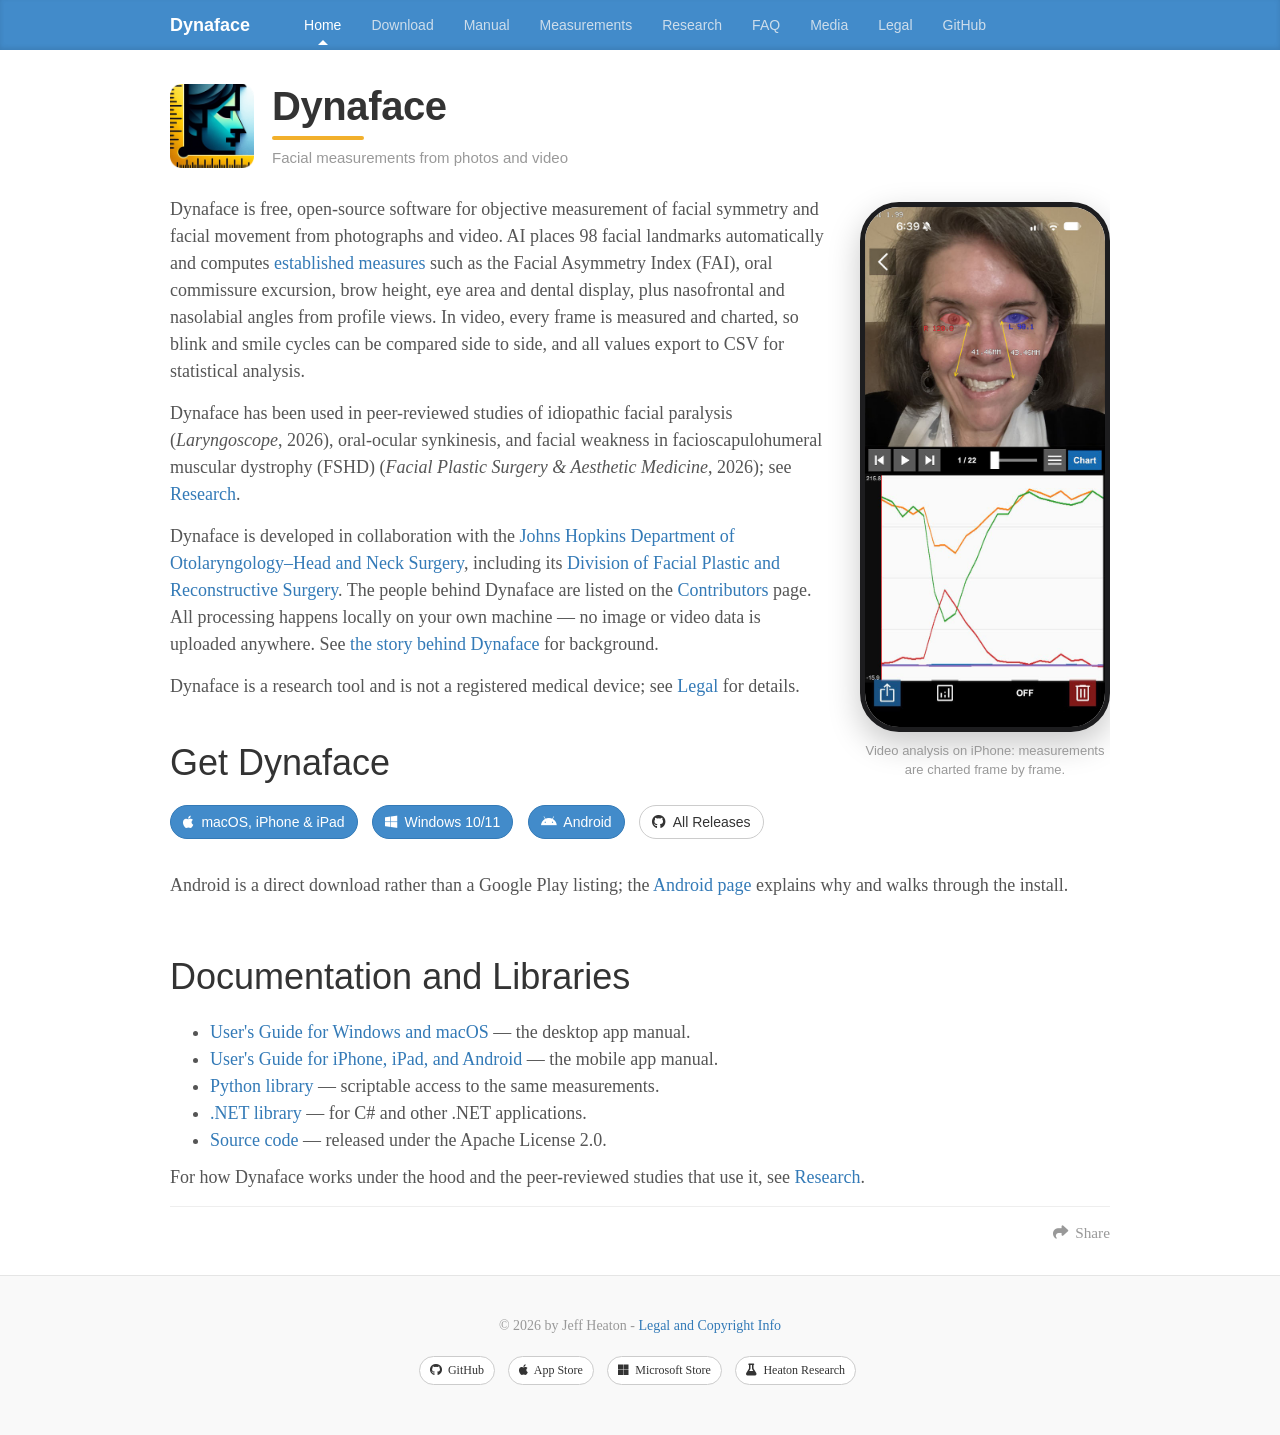
<file: index.html>
<!DOCTYPE html>
<html lang="en">
<head>
  <meta charset="utf-8">
  
  <title>Dynaface: Facial Symmetry Measurement from Photos and Video</title>
  <meta name="viewport" content="width=device-width, initial-scale=1">
  
  <meta name="description" content="Free, open-source software that measures facial symmetry and movement from photos and video. Used in peer-reviewed facial paralysis research at Johns Hopkins.">
<meta property="og:type" content="website">
<meta property="og:title" content="Dynaface: Facial Symmetry Measurement from Photos and Video">
<meta property="og:url" content="https://www.dynaface.org/">
<meta property="og:site_name" content="Dynaface">
<meta property="og:description" content="Free, open-source software that measures facial symmetry and movement from photos and video. Used in peer-reviewed facial paralysis research at Johns Hopkins.">
<meta property="og:locale">
<meta property="og:image" content="https://www.dynaface.org/dynaface-title.jpg">
<meta property="article:published_time" content="2026-10-26T10:24:25.396Z">
<meta property="article:modified_time" content="2026-10-26T10:24:25.396Z">
<meta property="article:author" content="Jeff Heaton">
<meta name="twitter:card" content="summary">
<meta name="twitter:image" content="https://www.dynaface.org/dynaface-title.jpg">
<meta name="twitter:creator" content="@jeffheaton">
  
  
    
    <link rel="icon" href="/favicon.ico" sizes="any">
    <link rel="icon" type="image/png" sizes="32x32" href="/favicon-32x32.png">
    <link rel="icon" type="image/png" sizes="16x16" href="/favicon-16x16.png">
    <link rel="apple-touch-icon" sizes="180x180" href="/apple-touch-icon.png">
  
  
    <link rel="preconnect" href="https://fonts.googleapis.com">
    <link rel="preconnect" href="https://fonts.gstatic.com" crossorigin>
    <link href="https://fonts.googleapis.com/css?family=Source+Code+Pro&display=swap" rel="stylesheet">
  

  <meta name="theme-color" content="#428bca">
  
<script type="application/ld+json">{"@context":"https://schema.org","@graph":[{"@type":"WebSite","@id":"https://www.dynaface.org/#website","name":"Dynaface","url":"https://www.dynaface.org/","publisher":{"@id":"https://www.dynaface.org/#person"}},{"@type":"SoftwareApplication","@id":"https://www.dynaface.org/#software","name":"Dynaface","url":"https://www.dynaface.org/","description":"Dynaface measures facial symmetry from images and video using AI-based facial landmark detection. It is a research tool, not a registered medical device.","applicationCategory":"MultimediaApplication","applicationSubCategory":"Facial symmetry measurement","operatingSystem":"macOS, iOS, iPadOS, Android, Windows 10, Windows 11","featureList":["Automatic detection of 98 facial landmarks","Facial Asymmetry Index (FAI)","Oral commissure excursion","Brow height, eye area, and dental display symmetry","Profile analysis: nasofrontal angle, nasolabial angle, nasal tip projection","Frame-by-frame video analysis with measurement charts","CSV export of every measurement","On-device processing; no images or video are uploaded"],"screenshot":"https://www.dynaface.org/iphone-video-analysis.jpg","softwareHelp":{"@type":"CreativeWork","url":"https://github.com/jeffheaton/dynaface/blob/main/dynaface-app/manual-app.md"},"license":"https://www.apache.org/licenses/LICENSE-2.0","author":{"@id":"https://www.dynaface.org/#person"},"offers":{"@type":"Offer","price":"0","priceCurrency":"USD"},"sameAs":["https://github.com/jeffheaton/dynaface","https://apps.apple.com/us/app/dynaface/id6475224118","https://apps.microsoft.com/detail/9ng0gpsmktb2","https://pypi.org/project/dynaface/","https://www.nuget.org/packages/Dynaface"]},{"@type":"Person","@id":"https://www.dynaface.org/#person","name":"Jeff Heaton","url":"https://www.heatonresearch.com/","jobTitle":"Computer Scientist","sameAs":["https://github.com/jeffheaton","https://www.linkedin.com/in/jeffheaton","https://scholar.google.com/citations?user=1jPGeg4AAAAJ","https://orcid.org/0000-0003-1496-4049"]},{"@type":"ScholarlyArticle","@id":"https://doi.org/10.1002/lary.70417","name":"Associations of AI-based facial metrics with patient-reported outcomes in idiopathic facial paralysis","url":"https://doi.org/10.1002/lary.70417","datePublished":"2026","isPartOf":{"@type":"Periodical","name":"Laryngoscope"},"mentions":{"@id":"https://www.dynaface.org/#software"}},{"@type":"ScholarlyArticle","@id":"https://doi.org/10.1177/26893614251395737","name":"Use of dynamic, automated facial analysis in quantifying oral-ocular synkinesis","url":"https://doi.org/10.1177/26893614251395737","datePublished":"2026","isPartOf":{"@type":"Periodical","name":"Facial Plastic Surgery & Aesthetic Medicine"},"mentions":{"@id":"https://www.dynaface.org/#software"}},{"@type":"ScholarlyArticle","@id":"https://doi.org/10.1177/26893614251404008","name":"Invited commentary on \"Use of dynamic, automated facial analysis in quantifying oral-ocular synkinesis,\" by Renne et al.","url":"https://doi.org/10.1177/26893614251404008","datePublished":"2026","isPartOf":{"@type":"Periodical","name":"Facial Plastic Surgery & Aesthetic Medicine"},"mentions":{"@id":"https://www.dynaface.org/#software"}},{"@type":"ScholarlyArticle","@id":"https://doi.org/10.1177/26893614251407675","name":"Facial weakness in facioscapulohumeral muscular dystrophy: Objective and patient-reported measures to guide reconstructive interventions","url":"https://doi.org/10.1177/26893614251407675","datePublished":"2026","isPartOf":{"@type":"Periodical","name":"Facial Plastic Surgery & Aesthetic Medicine"},"mentions":{"@id":"https://www.dynaface.org/#software"}}]}</script>

  
<link rel="stylesheet" href="/vendor/fontawesome/css/all.min.css">


  
  

  

  
<link rel="stylesheet" href="/css/styles.css">

  

<meta name="generator" content="Hexo 5.4.2"></head>

<body>
  <nav class="navbar navbar-inverse">
  <div class="container">
    <!-- Brand and toggle get grouped for better mobile display -->
    <div class="navbar-header">
      <button type="button" class="navbar-toggle collapsed" data-target="#main-menu-navbar" aria-controls="main-menu-navbar" aria-expanded="false" aria-label="Toggle navigation">
        <span class="sr-only">Toggle navigation</span>
        <span class="icon-bar"></span>
        <span class="icon-bar"></span>
        <span class="icon-bar"></span>
      </button>
      
        <a class="navbar-brand" href="/">Dynaface</a>
      
    </div>

    <!-- Collect the nav links, forms, and other content for toggling -->
    <div class="collapse navbar-collapse" id="main-menu-navbar">
      <ul class="nav navbar-nav">
        
          <li><a class="active"
                 href="/">Home</a></li>
        
          <li><a class=""
                 href="/#download">Download</a></li>
        
          <li><a class=""
                 target="_blank" rel="noopener" href="https://github.com/jeffheaton/dynaface/blob/main/dynaface-app/manual-app.md">Manual</a></li>
        
          <li><a class=""
                 href="/measurements/">Measurements</a></li>
        
          <li><a class=""
                 href="/research/">Research</a></li>
        
          <li><a class=""
                 href="/faq/">FAQ</a></li>
        
          <li><a class=""
                 href="/media/">Media</a></li>
        
          <li><a class=""
                 href="/legal/">Legal</a></li>
        
          <li><a class=""
                 target="_blank" rel="noopener" href="https://github.com/jeffheaton/dynaface">GitHub</a></li>
        
      </ul>

      <!--
      <ul class="nav navbar-nav navbar-right">
        
      </ul>
      -->
    </div><!-- /.navbar-collapse -->
  </div><!-- /.container-fluid -->
</nav>

  <div class="container">
    
<div class="row">
    <div class="col-sm-12 blog-main">
      <article id="page-" class="article article-type-page" itemscope itemprop="blogPost">


  <div class="article-inner">

    <div class="article-entry" itemprop="articleBody">
      
        
<div class="site-lockup">
  <img class="site-lockup-mark" src="/dynaface-mark.png" alt="" width="192" height="192">
  <div class="site-lockup-text">
    <span class="site-lockup-name">Dynaface</span>
    <span class="site-lockup-rule"></span>
    <span class="site-lockup-tagline">Facial measurements from photos and video</span>
  </div>
</div>

<div class="home-intro">
<figure class="home-phone">
  <a target="_blank" rel="noopener" href="https://apps.apple.com/us/app/dynaface/id6475224118">
    <img src="/iphone-video-analysis.jpg" width="600" height="1301"
         alt="Dynaface on iPhone analyzing a video: facial landmarks are drawn on the current frame, and a chart below tracks the selected measurements across every frame.">
  </a>
  <figcaption>Video analysis on iPhone: measurements are charted frame by frame.</figcaption>
</figure>

<div class="home-intro-text">
<p>Dynaface is free, open-source software for objective measurement of facial
symmetry and facial movement from photographs and video. AI places 98 facial
landmarks automatically and computes <a href="/measurements/">established
measures</a> such as the Facial
Asymmetry Index (FAI), oral commissure excursion, brow height, eye area and
dental display, plus nasofrontal and nasolabial angles from profile views. In
video, every frame is measured and charted, so blink and smile cycles can be
compared side to side, and all values export to CSV for statistical analysis.</p>

<p>Dynaface has been used in peer-reviewed studies of idiopathic facial
paralysis (<em>Laryngoscope</em>, 2026), oral-ocular synkinesis, and facial
weakness in facioscapulohumeral muscular dystrophy (FSHD) (<em>Facial Plastic
Surgery &amp; Aesthetic Medicine</em>, 2026); see
<a href="/research/">Research</a>.</p>

<p>Dynaface is developed in collaboration with the
<a target="_blank" rel="noopener" href="https://www.hopkinsmedicine.org/otolaryngology">Johns Hopkins Department
of Otolaryngology&ndash;Head and Neck Surgery</a>, including its
<a target="_blank" rel="noopener" href="https://www.hopkinsmedicine.org/otolaryngology/specialty-areas/facial-plastic-reconstructive">Division
of Facial Plastic and Reconstructive Surgery</a>. The people behind Dynaface
are listed on the <a href="/contributors/">Contributors</a> page. All
processing happens locally on your own machine &mdash; no image or video data
is uploaded anywhere. See
<a href="/story/">the story behind Dynaface</a> for background.</p>

<p>Dynaface is a research tool and is not a registered medical device; see
<a href="/legal/">Legal</a> for details.</p>
</div>

<div class="home-download">
<h1 id="download">Get Dynaface</h1>

<ul class="list-inline download-buttons">
  <li><a class="btn btn-primary" target="_blank" rel="noopener" href="https://apps.apple.com/us/app/dynaface/id6475224118"><i class="fa-brands fa-apple"></i> macOS, iPhone &amp; iPad</a></li>
  <li><a class="btn btn-primary" target="_blank" rel="noopener" href="https://apps.microsoft.com/detail/9ng0gpsmktb2"><i class="fa-brands fa-windows"></i> Windows 10/11</a></li>
  <li><a class="btn btn-primary" href="/android/"><i class="fa-brands fa-android"></i> Android</a></li>
  <li><a class="btn btn-default" target="_blank" rel="noopener" href="https://github.com/jeffheaton/dynaface/releases"><i class="fa-brands fa-github"></i> All Releases</a></li>
</ul>

<p>Android is a direct download rather than a Google Play listing; the
<a href="/android/">Android page</a> explains why and walks through the install.</p>
</div>
</div>

<h1>Documentation and Libraries</h1>

<ul>
  <li><a target="_blank" rel="noopener" href="https://github.com/jeffheaton/dynaface/blob/main/dynaface-app/manual-app.md">User's Guide for Windows and macOS</a> &mdash; the desktop app manual.</li>
  <li><a target="_blank" rel="noopener" href="https://github.com/jeffheaton/dynaface/blob/main/dynaface-app/manual-mobile.md">User's Guide for iPhone, iPad, and Android</a> &mdash; the mobile app manual.</li>
  <li><a target="_blank" rel="noopener" href="https://github.com/jeffheaton/dynaface/tree/main/dynaface-lib-python">Python library</a> &mdash; scriptable access to the same measurements.</li>
  <li><a target="_blank" rel="noopener" href="https://github.com/jeffheaton/dynaface/tree/main/dynaface-lib-dotnet">.NET library</a> &mdash; for C# and other .NET applications.</li>
  <li><a target="_blank" rel="noopener" href="https://github.com/jeffheaton/dynaface">Source code</a> &mdash; released under the Apache License 2.0.</li>
</ul>

<p>For how Dynaface works under the hood and the peer-reviewed studies that use
it, see <a href="/research/">Research</a>.</p>

      
    </div>

    
      

    

    <footer class="article-footer">
      <a data-url="https://www.dynaface.org/" data-id="cmvp40uaw0003le377cdkgnz3" class="article-share-link">
        <i class="fa fa-share"></i> Share
      </a>
      

    </footer>
  </div>
  
    

  
</article>

    </div>
</div>

  </div>
  <footer class="blog-footer">
  <div class="container">
    <div id="footer-info" class="inner">
      &copy; 2026 by Jeff Heaton - <a href="/legal/">Legal and Copyright Info</a><br><br>
<ul class="list-inline banner-social-buttons">
  <li><a class="btn btn-default btn-sm" target="_blank" rel="noopener" href="https://github.com/jeffheaton/dynaface"><i class="fa-brands fa-github"></i> <span class="network-name">GitHub</span></a></li>
  <li><a class="btn btn-default btn-sm" target="_blank" rel="noopener" href="https://apps.apple.com/us/app/dynaface/id6475224118"><i class="fa-brands fa-apple"></i> <span class="network-name">App Store</span></a></li>
  <li><a class="btn btn-default btn-sm" target="_blank" rel="noopener" href="https://apps.microsoft.com/detail/9ng0gpsmktb2"><i class="fa-brands fa-microsoft"></i> <span class="network-name">Microsoft Store</span></a></li>
  <li><a class="btn btn-default btn-sm" target="_blank" rel="noopener" href="https://www.heatonresearch.com/"><i class="fa-solid fa-flask"></i> <span class="network-name">Heaton Research</span></a></li>
</ul>

    </div>
  </div>
</footer>

  







<script src="/js/script.js"></script>


</body>
</html>
</file>
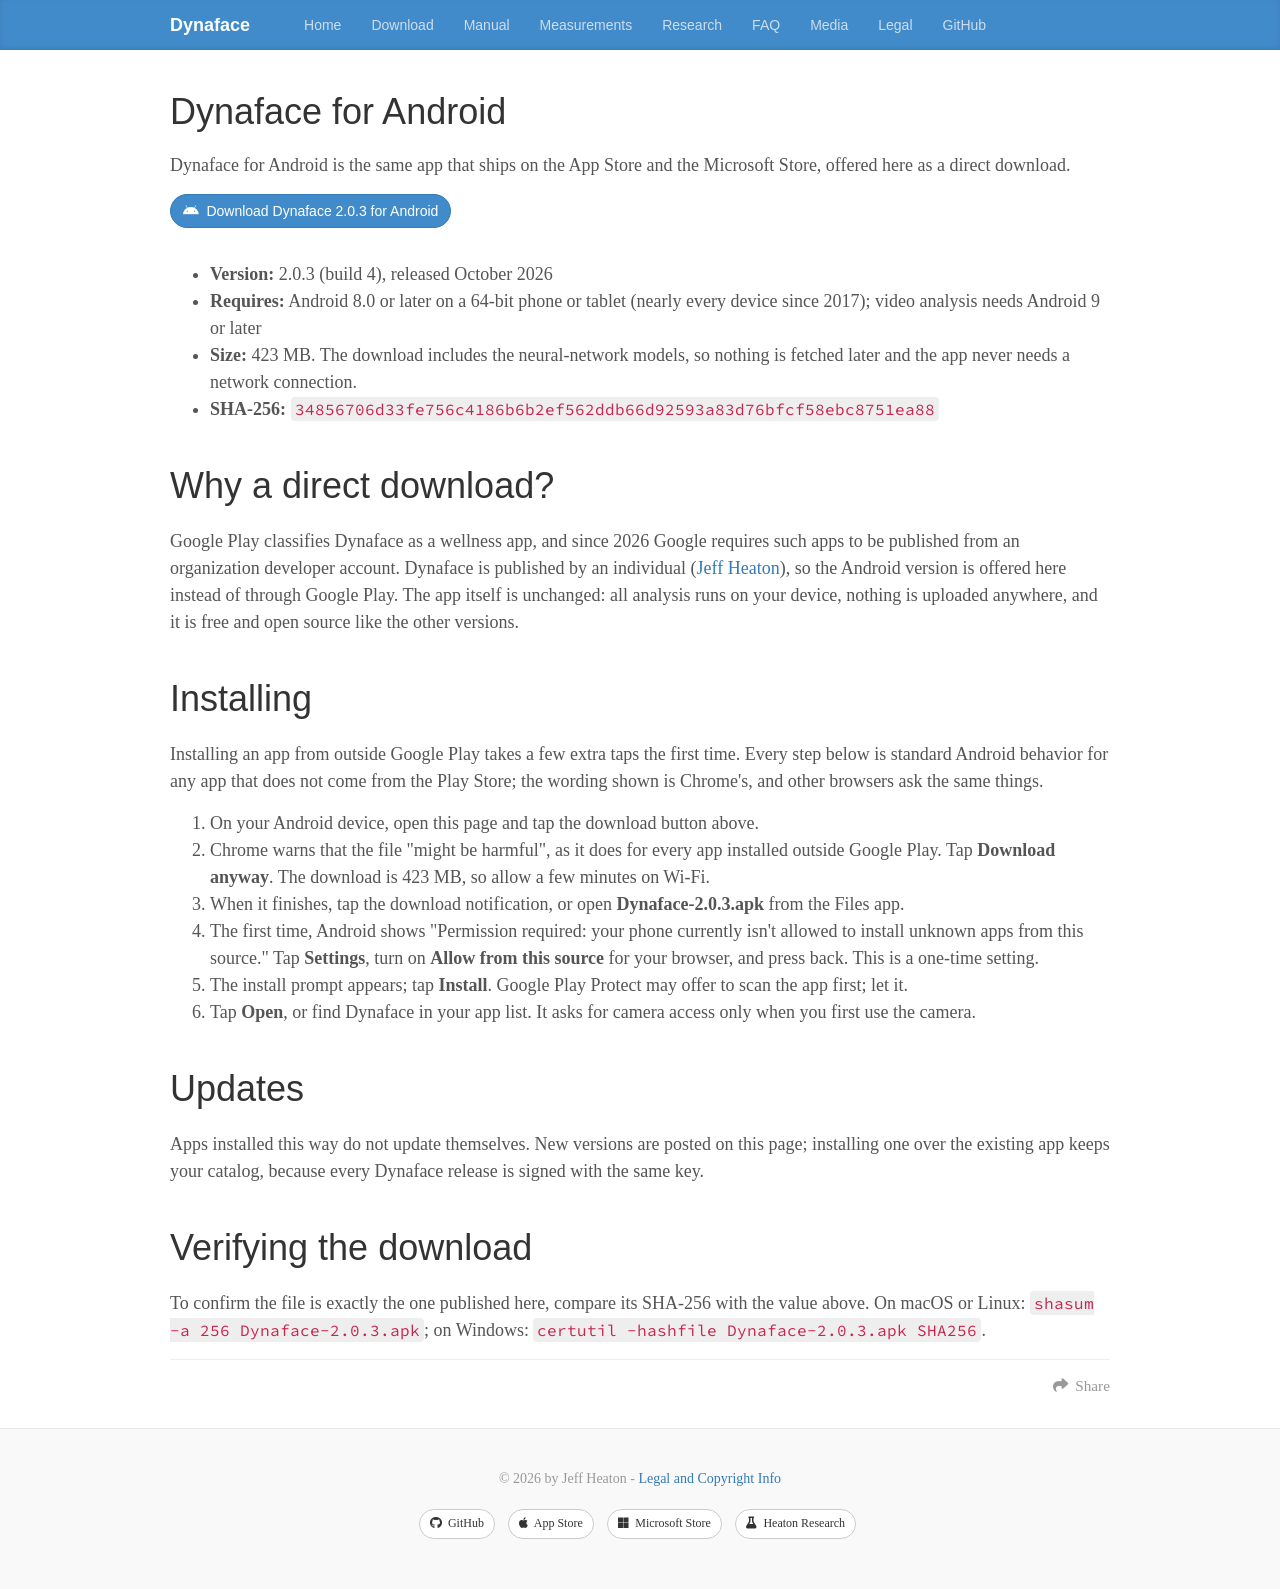
<file: android/index.html>
<!DOCTYPE html>
<html lang="en">
<head>
  <meta charset="utf-8">
  
  <title>Dynaface for Android | Dynaface</title>
  <meta name="viewport" content="width=device-width, initial-scale=1">
  
  <meta name="description" content="Download Dynaface for Android: free, open-source facial symmetry measurement from photos and video, installed directly rather than from Google Play.">
<meta property="og:type" content="website">
<meta property="og:title" content="Dynaface for Android">
<meta property="og:url" content="https://www.dynaface.org/android/">
<meta property="og:site_name" content="Dynaface">
<meta property="og:description" content="Download Dynaface for Android: free, open-source facial symmetry measurement from photos and video, installed directly rather than from Google Play.">
<meta property="og:locale">
<meta property="og:image" content="https://www.dynaface.org/dynaface-title.jpg">
<meta property="article:published_time" content="2026-10-26T10:24:25.396Z">
<meta property="article:modified_time" content="2026-10-26T10:24:25.396Z">
<meta property="article:author" content="Jeff Heaton">
<meta name="twitter:card" content="summary">
<meta name="twitter:image" content="https://www.dynaface.org/dynaface-title.jpg">
<meta name="twitter:creator" content="@jeffheaton">
  
  
    
    <link rel="icon" href="/favicon.ico" sizes="any">
    <link rel="icon" type="image/png" sizes="32x32" href="/favicon-32x32.png">
    <link rel="icon" type="image/png" sizes="16x16" href="/favicon-16x16.png">
    <link rel="apple-touch-icon" sizes="180x180" href="/apple-touch-icon.png">
  
  
    <link rel="preconnect" href="https://fonts.googleapis.com">
    <link rel="preconnect" href="https://fonts.gstatic.com" crossorigin>
    <link href="https://fonts.googleapis.com/css?family=Source+Code+Pro&display=swap" rel="stylesheet">
  

  <meta name="theme-color" content="#428bca">
  
<script type="application/ld+json">{"@context":"https://schema.org","@graph":[{"@type":"WebSite","@id":"https://www.dynaface.org/#website","name":"Dynaface","url":"https://www.dynaface.org/","publisher":{"@id":"https://www.dynaface.org/#person"}},{"@type":"SoftwareApplication","@id":"https://www.dynaface.org/#software","name":"Dynaface","url":"https://www.dynaface.org/","description":"Dynaface measures facial symmetry from images and video using AI-based facial landmark detection. It is a research tool, not a registered medical device.","applicationCategory":"MultimediaApplication","applicationSubCategory":"Facial symmetry measurement","operatingSystem":"macOS, iOS, iPadOS, Android, Windows 10, Windows 11","featureList":["Automatic detection of 98 facial landmarks","Facial Asymmetry Index (FAI)","Oral commissure excursion","Brow height, eye area, and dental display symmetry","Profile analysis: nasofrontal angle, nasolabial angle, nasal tip projection","Frame-by-frame video analysis with measurement charts","CSV export of every measurement","On-device processing; no images or video are uploaded"],"screenshot":"https://www.dynaface.org/iphone-video-analysis.jpg","softwareHelp":{"@type":"CreativeWork","url":"https://github.com/jeffheaton/dynaface/blob/main/dynaface-app/manual-app.md"},"license":"https://www.apache.org/licenses/LICENSE-2.0","author":{"@id":"https://www.dynaface.org/#person"},"offers":{"@type":"Offer","price":"0","priceCurrency":"USD"},"sameAs":["https://github.com/jeffheaton/dynaface","https://apps.apple.com/us/app/dynaface/id6475224118","https://apps.microsoft.com/detail/9ng0gpsmktb2","https://pypi.org/project/dynaface/","https://www.nuget.org/packages/Dynaface"]},{"@type":"Person","@id":"https://www.dynaface.org/#person","name":"Jeff Heaton","url":"https://www.heatonresearch.com/","jobTitle":"Computer Scientist","sameAs":["https://github.com/jeffheaton","https://www.linkedin.com/in/jeffheaton","https://scholar.google.com/citations?user=1jPGeg4AAAAJ","https://orcid.org/0000-0003-1496-4049"]},{"@type":"ScholarlyArticle","@id":"https://doi.org/10.1002/lary.70417","name":"Associations of AI-based facial metrics with patient-reported outcomes in idiopathic facial paralysis","url":"https://doi.org/10.1002/lary.70417","datePublished":"2026","isPartOf":{"@type":"Periodical","name":"Laryngoscope"},"mentions":{"@id":"https://www.dynaface.org/#software"}},{"@type":"ScholarlyArticle","@id":"https://doi.org/10.1177/26893614251395737","name":"Use of dynamic, automated facial analysis in quantifying oral-ocular synkinesis","url":"https://doi.org/10.1177/26893614251395737","datePublished":"2026","isPartOf":{"@type":"Periodical","name":"Facial Plastic Surgery & Aesthetic Medicine"},"mentions":{"@id":"https://www.dynaface.org/#software"}},{"@type":"ScholarlyArticle","@id":"https://doi.org/10.1177/26893614251404008","name":"Invited commentary on \"Use of dynamic, automated facial analysis in quantifying oral-ocular synkinesis,\" by Renne et al.","url":"https://doi.org/10.1177/26893614251404008","datePublished":"2026","isPartOf":{"@type":"Periodical","name":"Facial Plastic Surgery & Aesthetic Medicine"},"mentions":{"@id":"https://www.dynaface.org/#software"}},{"@type":"ScholarlyArticle","@id":"https://doi.org/10.1177/26893614251407675","name":"Facial weakness in facioscapulohumeral muscular dystrophy: Objective and patient-reported measures to guide reconstructive interventions","url":"https://doi.org/10.1177/26893614251407675","datePublished":"2026","isPartOf":{"@type":"Periodical","name":"Facial Plastic Surgery & Aesthetic Medicine"},"mentions":{"@id":"https://www.dynaface.org/#software"}}]}</script>

  
<link rel="stylesheet" href="/vendor/fontawesome/css/all.min.css">


  
  

  

  
<link rel="stylesheet" href="/css/styles.css">

  

<meta name="generator" content="Hexo 5.4.2"></head>

<body>
  <nav class="navbar navbar-inverse">
  <div class="container">
    <!-- Brand and toggle get grouped for better mobile display -->
    <div class="navbar-header">
      <button type="button" class="navbar-toggle collapsed" data-target="#main-menu-navbar" aria-controls="main-menu-navbar" aria-expanded="false" aria-label="Toggle navigation">
        <span class="sr-only">Toggle navigation</span>
        <span class="icon-bar"></span>
        <span class="icon-bar"></span>
        <span class="icon-bar"></span>
      </button>
      
        <a class="navbar-brand" href="/">Dynaface</a>
      
    </div>

    <!-- Collect the nav links, forms, and other content for toggling -->
    <div class="collapse navbar-collapse" id="main-menu-navbar">
      <ul class="nav navbar-nav">
        
          <li><a class=""
                 href="/">Home</a></li>
        
          <li><a class=""
                 href="/#download">Download</a></li>
        
          <li><a class=""
                 target="_blank" rel="noopener" href="https://github.com/jeffheaton/dynaface/blob/main/dynaface-app/manual-app.md">Manual</a></li>
        
          <li><a class=""
                 href="/measurements/">Measurements</a></li>
        
          <li><a class=""
                 href="/research/">Research</a></li>
        
          <li><a class=""
                 href="/faq/">FAQ</a></li>
        
          <li><a class=""
                 href="/media/">Media</a></li>
        
          <li><a class=""
                 href="/legal/">Legal</a></li>
        
          <li><a class=""
                 target="_blank" rel="noopener" href="https://github.com/jeffheaton/dynaface">GitHub</a></li>
        
      </ul>

      <!--
      <ul class="nav navbar-nav navbar-right">
        
      </ul>
      -->
    </div><!-- /.navbar-collapse -->
  </div><!-- /.container-fluid -->
</nav>

  <div class="container">
    <h1>Dynaface for Android</h1>
<div class="row">
    <div class="col-sm-12 blog-main">
      <article id="page-" class="article article-type-page" itemscope itemprop="blogPost">


  <div class="article-inner">

    <div class="article-entry" itemprop="articleBody">
      
        
<p>Dynaface for Android is the same app that ships on the App Store and the
Microsoft Store, offered here as a direct download.</p>

<ul class="list-inline download-buttons">
  <li><a class="btn btn-primary" target="_blank" rel="noopener" href="https://data.heatonresearch.com/dynaface/android/Dynaface-2.0.3.apk"><i class="fa-brands fa-android"></i> Download Dynaface 2.0.3 for Android</a></li>
</ul>

<ul>
  <li><strong>Version:</strong> 2.0.3 (build 4), released October 2026</li>
  <li><strong>Requires:</strong> Android 8.0 or later on a 64-bit phone or tablet
  (nearly every device since 2017); video analysis needs Android 9 or later</li>
  <li><strong>Size:</strong> 423 MB. The download includes the neural-network
  models, so nothing is fetched later and the app never needs a network
  connection.</li>
  <li><strong>SHA-256:</strong> <code>34856706d33fe756c4186b6b2ef562ddb66d92593a83d76bfcf58ebc8751ea88</code></li>
</ul>

<h1>Why a direct download?</h1>

<p>Google Play classifies Dynaface as a wellness app, and since 2026 Google
requires such apps to be published from an organization developer account.
Dynaface is published by an individual
(<a target="_blank" rel="noopener" href="https://sites.wustl.edu/jeffheaton/">Jeff Heaton</a>), so the Android
version is offered here instead of through Google Play. The app itself is unchanged: all analysis runs
on your device, nothing is uploaded anywhere, and it is free and open source
like the other versions.</p>

<h1>Installing</h1>

<p>Installing an app from outside Google Play takes a few extra taps the first
time. Every step below is standard Android behavior for any app that does not
come from the Play Store; the wording shown is Chrome's, and other browsers ask
the same things.</p>

<ol>
  <li>On your Android device, open this page and tap the download button
  above.</li>
  <li>Chrome warns that the file "might be harmful", as it does for every app
  installed outside Google Play. Tap <strong>Download anyway</strong>. The
  download is 423 MB, so allow a few minutes on Wi-Fi.</li>
  <li>When it finishes, tap the download notification, or open
  <strong>Dynaface-2.0.3.apk</strong> from the Files app.</li>
  <li>The first time, Android shows "Permission required: your phone currently
  isn't allowed to install unknown apps from this source." Tap
  <strong>Settings</strong>, turn on <strong>Allow from this source</strong> for
  your browser, and press back. This is a one-time setting.</li>
  <li>The install prompt appears; tap <strong>Install</strong>. Google Play
  Protect may offer to scan the app first; let it.</li>
  <li>Tap <strong>Open</strong>, or find Dynaface in your app list. It asks for
  camera access only when you first use the camera.</li>
</ol>

<h1>Updates</h1>

<p>Apps installed this way do not update themselves. New versions are posted on
this page; installing one over the existing app keeps your catalog, because
every Dynaface release is signed with the same key.</p>

<h1>Verifying the download</h1>

<p>To confirm the file is exactly the one published here, compare its SHA-256
with the value above. On macOS or Linux:
<code>shasum -a 256 Dynaface-2.0.3.apk</code>; on Windows:
<code>certutil -hashfile Dynaface-2.0.3.apk SHA256</code>.</p>

      
    </div>

    
      

    

    <footer class="article-footer">
      <a data-url="https://www.dynaface.org/android/" data-id="cmvp40uav0001le37hpgqfag8" class="article-share-link">
        <i class="fa fa-share"></i> Share
      </a>
      

    </footer>
  </div>
  
    

  
</article>

    </div>
</div>

  </div>
  <footer class="blog-footer">
  <div class="container">
    <div id="footer-info" class="inner">
      &copy; 2026 by Jeff Heaton - <a href="/legal/">Legal and Copyright Info</a><br><br>
<ul class="list-inline banner-social-buttons">
  <li><a class="btn btn-default btn-sm" target="_blank" rel="noopener" href="https://github.com/jeffheaton/dynaface"><i class="fa-brands fa-github"></i> <span class="network-name">GitHub</span></a></li>
  <li><a class="btn btn-default btn-sm" target="_blank" rel="noopener" href="https://apps.apple.com/us/app/dynaface/id6475224118"><i class="fa-brands fa-apple"></i> <span class="network-name">App Store</span></a></li>
  <li><a class="btn btn-default btn-sm" target="_blank" rel="noopener" href="https://apps.microsoft.com/detail/9ng0gpsmktb2"><i class="fa-brands fa-microsoft"></i> <span class="network-name">Microsoft Store</span></a></li>
  <li><a class="btn btn-default btn-sm" target="_blank" rel="noopener" href="https://www.heatonresearch.com/"><i class="fa-solid fa-flask"></i> <span class="network-name">Heaton Research</span></a></li>
</ul>

    </div>
  </div>
</footer>

  







<script src="/js/script.js"></script>


</body>
</html>
</file>
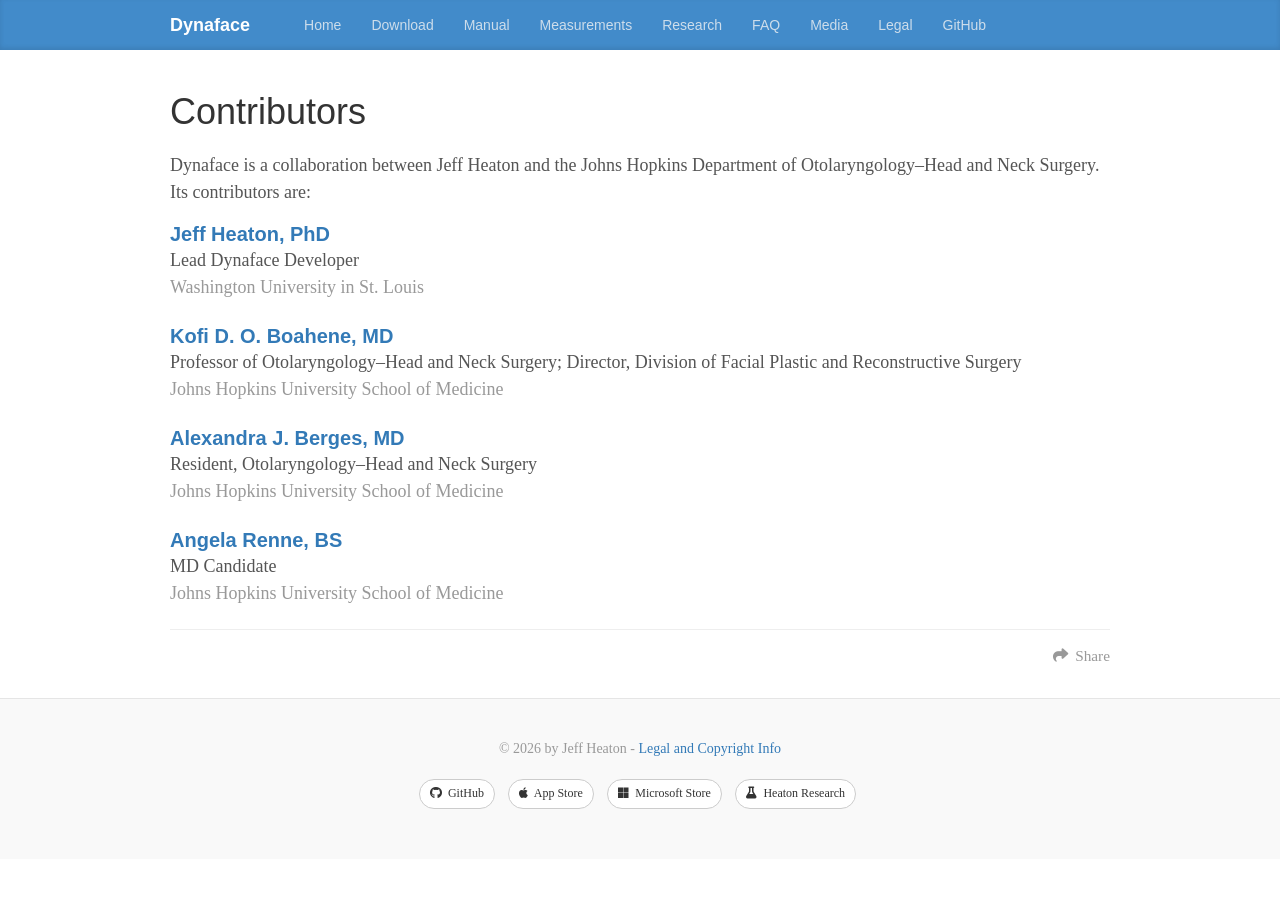
<file: contributors/index.html>
<!DOCTYPE html>
<html lang="en">
<head>
  <meta charset="utf-8">
  
  <title>Contributors | Dynaface</title>
  <meta name="viewport" content="width=device-width, initial-scale=1">
  
  <meta name="description" content="The people behind Dynaface: Jeff Heaton and researchers from the Johns Hopkins Department of Otolaryngology–Head and Neck Surgery.">
<meta property="og:type" content="website">
<meta property="og:title" content="Contributors">
<meta property="og:url" content="https://www.dynaface.org/contributors/">
<meta property="og:site_name" content="Dynaface">
<meta property="og:description" content="The people behind Dynaface: Jeff Heaton and researchers from the Johns Hopkins Department of Otolaryngology–Head and Neck Surgery.">
<meta property="og:locale">
<meta property="og:image" content="https://www.dynaface.org/dynaface-title.jpg">
<meta property="article:published_time" content="2026-10-26T10:24:25.396Z">
<meta property="article:modified_time" content="2026-10-26T10:24:25.396Z">
<meta property="article:author" content="Jeff Heaton">
<meta name="twitter:card" content="summary">
<meta name="twitter:image" content="https://www.dynaface.org/dynaface-title.jpg">
<meta name="twitter:creator" content="@jeffheaton">
  
  
    
    <link rel="icon" href="/favicon.ico" sizes="any">
    <link rel="icon" type="image/png" sizes="32x32" href="/favicon-32x32.png">
    <link rel="icon" type="image/png" sizes="16x16" href="/favicon-16x16.png">
    <link rel="apple-touch-icon" sizes="180x180" href="/apple-touch-icon.png">
  
  
    <link rel="preconnect" href="https://fonts.googleapis.com">
    <link rel="preconnect" href="https://fonts.gstatic.com" crossorigin>
    <link href="https://fonts.googleapis.com/css?family=Source+Code+Pro&display=swap" rel="stylesheet">
  

  <meta name="theme-color" content="#428bca">
  
<script type="application/ld+json">{"@context":"https://schema.org","@graph":[{"@type":"WebSite","@id":"https://www.dynaface.org/#website","name":"Dynaface","url":"https://www.dynaface.org/","publisher":{"@id":"https://www.dynaface.org/#person"}},{"@type":"SoftwareApplication","@id":"https://www.dynaface.org/#software","name":"Dynaface","url":"https://www.dynaface.org/","description":"Dynaface measures facial symmetry from images and video using AI-based facial landmark detection. It is a research tool, not a registered medical device.","applicationCategory":"MultimediaApplication","applicationSubCategory":"Facial symmetry measurement","operatingSystem":"macOS, iOS, iPadOS, Android, Windows 10, Windows 11","featureList":["Automatic detection of 98 facial landmarks","Facial Asymmetry Index (FAI)","Oral commissure excursion","Brow height, eye area, and dental display symmetry","Profile analysis: nasofrontal angle, nasolabial angle, nasal tip projection","Frame-by-frame video analysis with measurement charts","CSV export of every measurement","On-device processing; no images or video are uploaded"],"screenshot":"https://www.dynaface.org/iphone-video-analysis.jpg","softwareHelp":{"@type":"CreativeWork","url":"https://github.com/jeffheaton/dynaface/blob/main/dynaface-app/manual-app.md"},"license":"https://www.apache.org/licenses/LICENSE-2.0","author":{"@id":"https://www.dynaface.org/#person"},"offers":{"@type":"Offer","price":"0","priceCurrency":"USD"},"sameAs":["https://github.com/jeffheaton/dynaface","https://apps.apple.com/us/app/dynaface/id6475224118","https://apps.microsoft.com/detail/9ng0gpsmktb2","https://pypi.org/project/dynaface/","https://www.nuget.org/packages/Dynaface"]},{"@type":"Person","@id":"https://www.dynaface.org/#person","name":"Jeff Heaton","url":"https://www.heatonresearch.com/","jobTitle":"Computer Scientist","sameAs":["https://github.com/jeffheaton","https://www.linkedin.com/in/jeffheaton","https://scholar.google.com/citations?user=1jPGeg4AAAAJ","https://orcid.org/0000-0003-1496-4049"]},{"@type":"ScholarlyArticle","@id":"https://doi.org/10.1002/lary.70417","name":"Associations of AI-based facial metrics with patient-reported outcomes in idiopathic facial paralysis","url":"https://doi.org/10.1002/lary.70417","datePublished":"2026","isPartOf":{"@type":"Periodical","name":"Laryngoscope"},"mentions":{"@id":"https://www.dynaface.org/#software"}},{"@type":"ScholarlyArticle","@id":"https://doi.org/10.1177/26893614251395737","name":"Use of dynamic, automated facial analysis in quantifying oral-ocular synkinesis","url":"https://doi.org/10.1177/26893614251395737","datePublished":"2026","isPartOf":{"@type":"Periodical","name":"Facial Plastic Surgery & Aesthetic Medicine"},"mentions":{"@id":"https://www.dynaface.org/#software"}},{"@type":"ScholarlyArticle","@id":"https://doi.org/10.1177/26893614251404008","name":"Invited commentary on \"Use of dynamic, automated facial analysis in quantifying oral-ocular synkinesis,\" by Renne et al.","url":"https://doi.org/10.1177/26893614251404008","datePublished":"2026","isPartOf":{"@type":"Periodical","name":"Facial Plastic Surgery & Aesthetic Medicine"},"mentions":{"@id":"https://www.dynaface.org/#software"}},{"@type":"ScholarlyArticle","@id":"https://doi.org/10.1177/26893614251407675","name":"Facial weakness in facioscapulohumeral muscular dystrophy: Objective and patient-reported measures to guide reconstructive interventions","url":"https://doi.org/10.1177/26893614251407675","datePublished":"2026","isPartOf":{"@type":"Periodical","name":"Facial Plastic Surgery & Aesthetic Medicine"},"mentions":{"@id":"https://www.dynaface.org/#software"}}]}</script>

  
<link rel="stylesheet" href="/vendor/fontawesome/css/all.min.css">


  
  

  

  
<link rel="stylesheet" href="/css/styles.css">

  

<meta name="generator" content="Hexo 5.4.2"></head>

<body>
  <nav class="navbar navbar-inverse">
  <div class="container">
    <!-- Brand and toggle get grouped for better mobile display -->
    <div class="navbar-header">
      <button type="button" class="navbar-toggle collapsed" data-target="#main-menu-navbar" aria-controls="main-menu-navbar" aria-expanded="false" aria-label="Toggle navigation">
        <span class="sr-only">Toggle navigation</span>
        <span class="icon-bar"></span>
        <span class="icon-bar"></span>
        <span class="icon-bar"></span>
      </button>
      
        <a class="navbar-brand" href="/">Dynaface</a>
      
    </div>

    <!-- Collect the nav links, forms, and other content for toggling -->
    <div class="collapse navbar-collapse" id="main-menu-navbar">
      <ul class="nav navbar-nav">
        
          <li><a class=""
                 href="/">Home</a></li>
        
          <li><a class=""
                 href="/#download">Download</a></li>
        
          <li><a class=""
                 target="_blank" rel="noopener" href="https://github.com/jeffheaton/dynaface/blob/main/dynaface-app/manual-app.md">Manual</a></li>
        
          <li><a class=""
                 href="/measurements/">Measurements</a></li>
        
          <li><a class=""
                 href="/research/">Research</a></li>
        
          <li><a class=""
                 href="/faq/">FAQ</a></li>
        
          <li><a class=""
                 href="/media/">Media</a></li>
        
          <li><a class=""
                 href="/legal/">Legal</a></li>
        
          <li><a class=""
                 target="_blank" rel="noopener" href="https://github.com/jeffheaton/dynaface">GitHub</a></li>
        
      </ul>

      <!--
      <ul class="nav navbar-nav navbar-right">
        
      </ul>
      -->
    </div><!-- /.navbar-collapse -->
  </div><!-- /.container-fluid -->
</nav>

  <div class="container">
    <h1>Contributors</h1>
<div class="row">
    <div class="col-sm-12 blog-main">
      <article id="page-" class="article article-type-page" itemscope itemprop="blogPost">


  <div class="article-inner">

    <div class="article-entry" itemprop="articleBody">
      
        
<p>Dynaface is a collaboration between Jeff Heaton and the Johns Hopkins
Department of Otolaryngology&ndash;Head and Neck Surgery. Its contributors
are:</p>

<ul class="contributor-list">
  <li>
    <a class="contributor-name" target="_blank" rel="noopener" href="https://www.heatonresearch.com/about/">Jeff Heaton, PhD</a>
    <span class="contributor-title">Lead Dynaface Developer</span>
    <span class="contributor-affiliation">Washington University in St. Louis</span>
  </li>
  <li>
    <a class="contributor-name" target="_blank" rel="noopener" href="https://profiles.hopkinsmedicine.org/provider/kofi-o-boahene/2705748">Kofi D. O. Boahene, MD</a>
    <span class="contributor-title">Professor of Otolaryngology&ndash;Head and Neck Surgery; Director, Division of Facial Plastic and Reconstructive Surgery</span>
    <span class="contributor-affiliation">Johns Hopkins University School of Medicine</span>
  </li>
  <li>
    <a class="contributor-name" target="_blank" rel="noopener" href="https://scholar.google.com/citations?user=hLHAiOIAAAAJ">Alexandra J. Berges, MD</a>
    <span class="contributor-title">Resident, Otolaryngology&ndash;Head and Neck Surgery</span>
    <span class="contributor-affiliation">Johns Hopkins University School of Medicine</span>
  </li>
  <li>
    <a class="contributor-name" target="_blank" rel="noopener" href="https://orcid.org/0000-0002-7211-4328">Angela Renne, BS</a>
    <span class="contributor-title">MD Candidate</span>
    <span class="contributor-affiliation">Johns Hopkins University School of Medicine</span>
  </li>
</ul>

      
    </div>

    
      

    

    <footer class="article-footer">
      <a data-url="https://www.dynaface.org/contributors/" data-id="cmvp40uaw0002le378qq0ak8f" class="article-share-link">
        <i class="fa fa-share"></i> Share
      </a>
      

    </footer>
  </div>
  
    

  
</article>

    </div>
</div>

  </div>
  <footer class="blog-footer">
  <div class="container">
    <div id="footer-info" class="inner">
      &copy; 2026 by Jeff Heaton - <a href="/legal/">Legal and Copyright Info</a><br><br>
<ul class="list-inline banner-social-buttons">
  <li><a class="btn btn-default btn-sm" target="_blank" rel="noopener" href="https://github.com/jeffheaton/dynaface"><i class="fa-brands fa-github"></i> <span class="network-name">GitHub</span></a></li>
  <li><a class="btn btn-default btn-sm" target="_blank" rel="noopener" href="https://apps.apple.com/us/app/dynaface/id6475224118"><i class="fa-brands fa-apple"></i> <span class="network-name">App Store</span></a></li>
  <li><a class="btn btn-default btn-sm" target="_blank" rel="noopener" href="https://apps.microsoft.com/detail/9ng0gpsmktb2"><i class="fa-brands fa-microsoft"></i> <span class="network-name">Microsoft Store</span></a></li>
  <li><a class="btn btn-default btn-sm" target="_blank" rel="noopener" href="https://www.heatonresearch.com/"><i class="fa-solid fa-flask"></i> <span class="network-name">Heaton Research</span></a></li>
</ul>

    </div>
  </div>
</footer>

  







<script src="/js/script.js"></script>


</body>
</html>
</file>
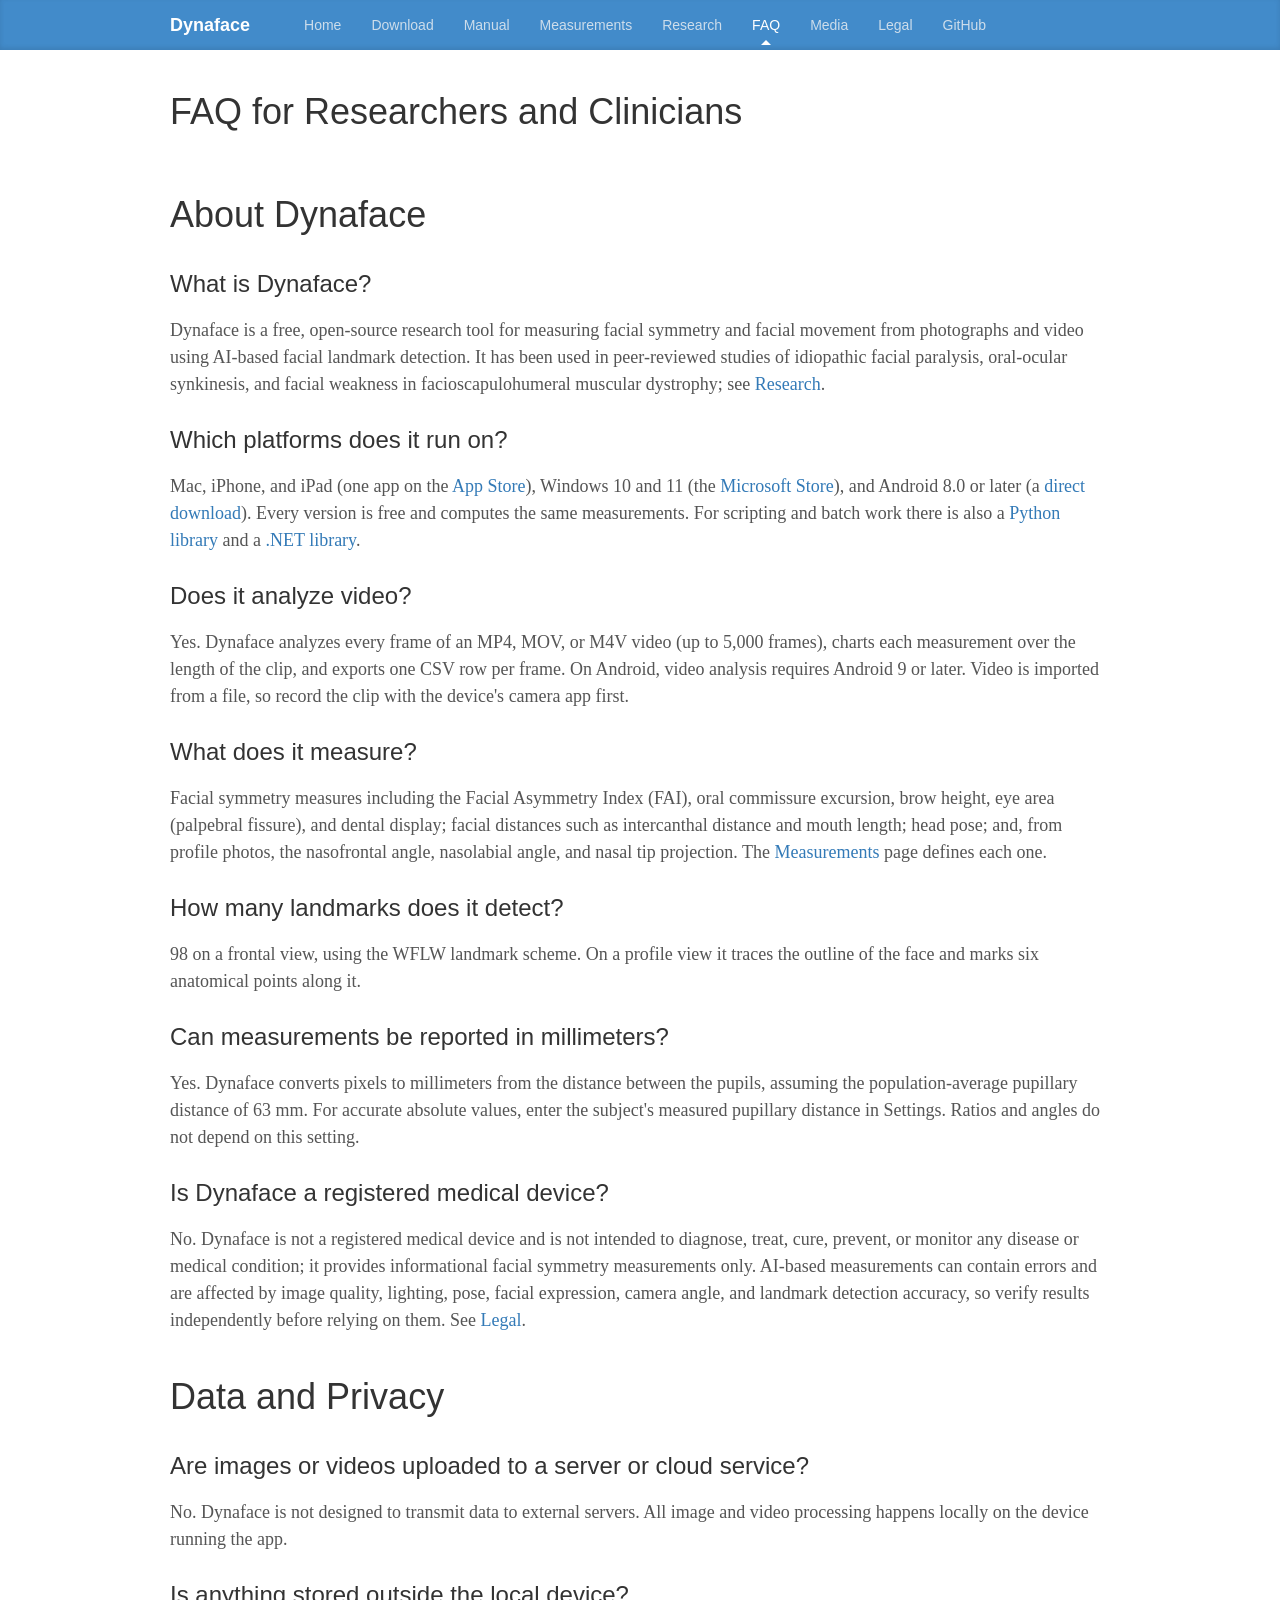
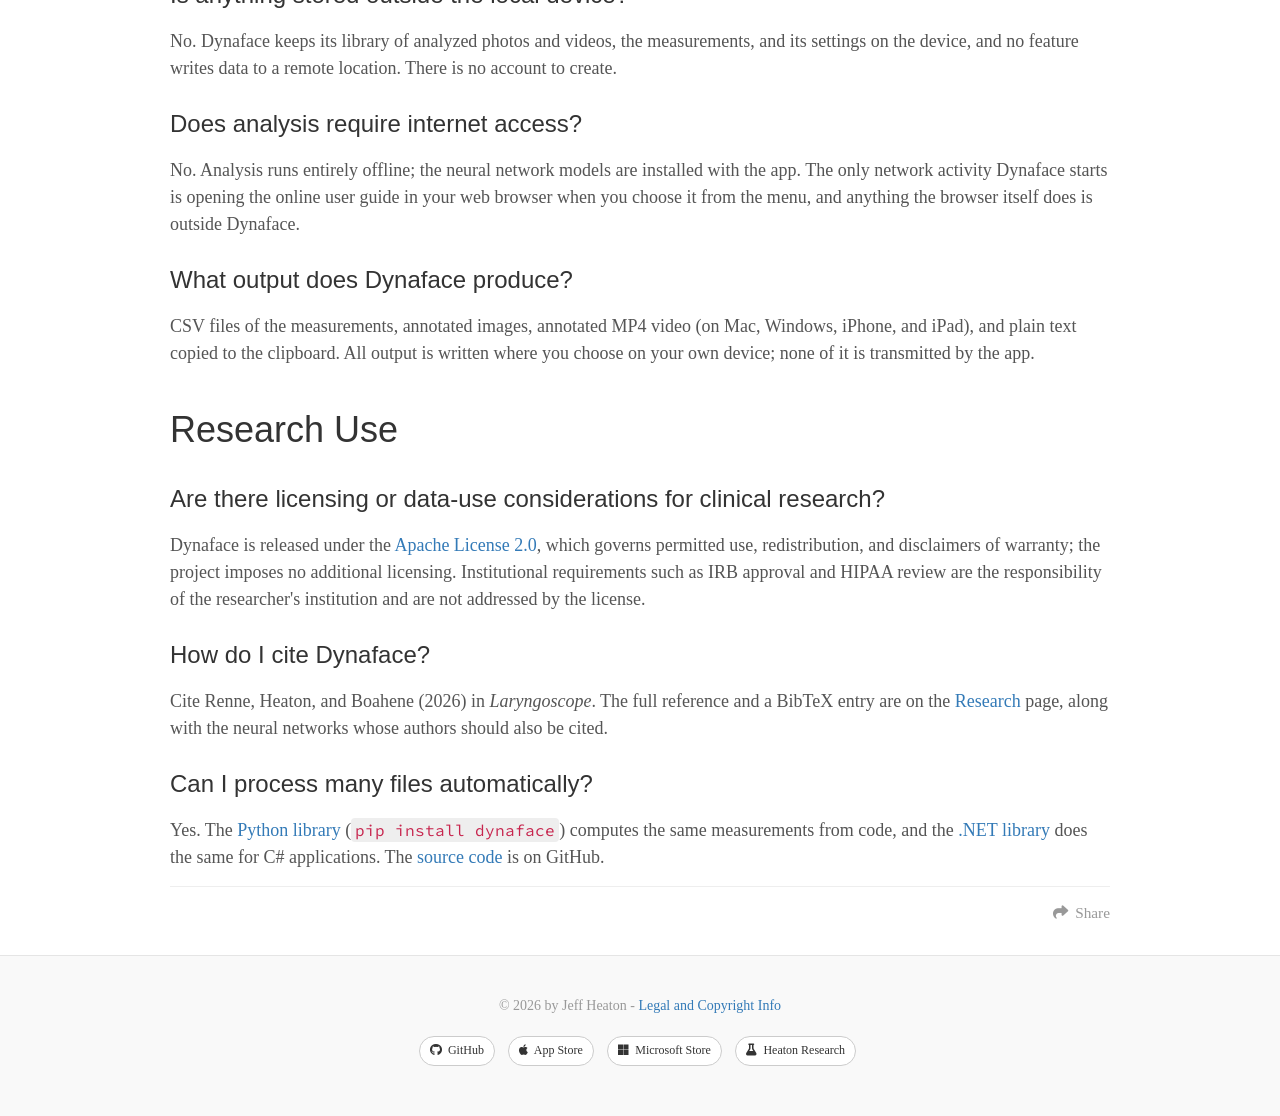
<file: faq/index.html>
<!DOCTYPE html>
<html lang="en">
<head>
  <meta charset="utf-8">
  
  <title>FAQ for Researchers and Clinicians | Dynaface</title>
  <meta name="viewport" content="width=device-width, initial-scale=1">
  
  <meta name="description" content="Data handling, local processing, export formats, platforms, video analysis, and how to cite Dynaface.">
<meta property="og:type" content="website">
<meta property="og:title" content="FAQ for Researchers and Clinicians">
<meta property="og:url" content="https://www.dynaface.org/faq/">
<meta property="og:site_name" content="Dynaface">
<meta property="og:description" content="Data handling, local processing, export formats, platforms, video analysis, and how to cite Dynaface.">
<meta property="og:locale">
<meta property="og:image" content="https://www.dynaface.org/dynaface-title.jpg">
<meta property="article:published_time" content="2026-10-26T10:24:25.396Z">
<meta property="article:modified_time" content="2026-10-26T10:24:25.396Z">
<meta property="article:author" content="Jeff Heaton">
<meta name="twitter:card" content="summary">
<meta name="twitter:image" content="https://www.dynaface.org/dynaface-title.jpg">
<meta name="twitter:creator" content="@jeffheaton">
  
  
    
    <link rel="icon" href="/favicon.ico" sizes="any">
    <link rel="icon" type="image/png" sizes="32x32" href="/favicon-32x32.png">
    <link rel="icon" type="image/png" sizes="16x16" href="/favicon-16x16.png">
    <link rel="apple-touch-icon" sizes="180x180" href="/apple-touch-icon.png">
  
  
    <link rel="preconnect" href="https://fonts.googleapis.com">
    <link rel="preconnect" href="https://fonts.gstatic.com" crossorigin>
    <link href="https://fonts.googleapis.com/css?family=Source+Code+Pro&display=swap" rel="stylesheet">
  

  <meta name="theme-color" content="#428bca">
  
<script type="application/ld+json">{"@context":"https://schema.org","@graph":[{"@type":"WebSite","@id":"https://www.dynaface.org/#website","name":"Dynaface","url":"https://www.dynaface.org/","publisher":{"@id":"https://www.dynaface.org/#person"}},{"@type":"SoftwareApplication","@id":"https://www.dynaface.org/#software","name":"Dynaface","url":"https://www.dynaface.org/","description":"Dynaface measures facial symmetry from images and video using AI-based facial landmark detection. It is a research tool, not a registered medical device.","applicationCategory":"MultimediaApplication","applicationSubCategory":"Facial symmetry measurement","operatingSystem":"macOS, iOS, iPadOS, Android, Windows 10, Windows 11","featureList":["Automatic detection of 98 facial landmarks","Facial Asymmetry Index (FAI)","Oral commissure excursion","Brow height, eye area, and dental display symmetry","Profile analysis: nasofrontal angle, nasolabial angle, nasal tip projection","Frame-by-frame video analysis with measurement charts","CSV export of every measurement","On-device processing; no images or video are uploaded"],"screenshot":"https://www.dynaface.org/iphone-video-analysis.jpg","softwareHelp":{"@type":"CreativeWork","url":"https://github.com/jeffheaton/dynaface/blob/main/dynaface-app/manual-app.md"},"license":"https://www.apache.org/licenses/LICENSE-2.0","author":{"@id":"https://www.dynaface.org/#person"},"offers":{"@type":"Offer","price":"0","priceCurrency":"USD"},"sameAs":["https://github.com/jeffheaton/dynaface","https://apps.apple.com/us/app/dynaface/id6475224118","https://apps.microsoft.com/detail/9ng0gpsmktb2","https://pypi.org/project/dynaface/","https://www.nuget.org/packages/Dynaface"]},{"@type":"Person","@id":"https://www.dynaface.org/#person","name":"Jeff Heaton","url":"https://www.heatonresearch.com/","jobTitle":"Computer Scientist","sameAs":["https://github.com/jeffheaton","https://www.linkedin.com/in/jeffheaton","https://scholar.google.com/citations?user=1jPGeg4AAAAJ","https://orcid.org/0000-0003-1496-4049"]},{"@type":"ScholarlyArticle","@id":"https://doi.org/10.1002/lary.70417","name":"Associations of AI-based facial metrics with patient-reported outcomes in idiopathic facial paralysis","url":"https://doi.org/10.1002/lary.70417","datePublished":"2026","isPartOf":{"@type":"Periodical","name":"Laryngoscope"},"mentions":{"@id":"https://www.dynaface.org/#software"}},{"@type":"ScholarlyArticle","@id":"https://doi.org/10.1177/26893614251395737","name":"Use of dynamic, automated facial analysis in quantifying oral-ocular synkinesis","url":"https://doi.org/10.1177/26893614251395737","datePublished":"2026","isPartOf":{"@type":"Periodical","name":"Facial Plastic Surgery & Aesthetic Medicine"},"mentions":{"@id":"https://www.dynaface.org/#software"}},{"@type":"ScholarlyArticle","@id":"https://doi.org/10.1177/26893614251404008","name":"Invited commentary on \"Use of dynamic, automated facial analysis in quantifying oral-ocular synkinesis,\" by Renne et al.","url":"https://doi.org/10.1177/26893614251404008","datePublished":"2026","isPartOf":{"@type":"Periodical","name":"Facial Plastic Surgery & Aesthetic Medicine"},"mentions":{"@id":"https://www.dynaface.org/#software"}},{"@type":"ScholarlyArticle","@id":"https://doi.org/10.1177/26893614251407675","name":"Facial weakness in facioscapulohumeral muscular dystrophy: Objective and patient-reported measures to guide reconstructive interventions","url":"https://doi.org/10.1177/26893614251407675","datePublished":"2026","isPartOf":{"@type":"Periodical","name":"Facial Plastic Surgery & Aesthetic Medicine"},"mentions":{"@id":"https://www.dynaface.org/#software"}}]}</script>

  
<link rel="stylesheet" href="/vendor/fontawesome/css/all.min.css">


  
  

  

  
<link rel="stylesheet" href="/css/styles.css">

  

<meta name="generator" content="Hexo 5.4.2"></head>

<body>
  <nav class="navbar navbar-inverse">
  <div class="container">
    <!-- Brand and toggle get grouped for better mobile display -->
    <div class="navbar-header">
      <button type="button" class="navbar-toggle collapsed" data-target="#main-menu-navbar" aria-controls="main-menu-navbar" aria-expanded="false" aria-label="Toggle navigation">
        <span class="sr-only">Toggle navigation</span>
        <span class="icon-bar"></span>
        <span class="icon-bar"></span>
        <span class="icon-bar"></span>
      </button>
      
        <a class="navbar-brand" href="/">Dynaface</a>
      
    </div>

    <!-- Collect the nav links, forms, and other content for toggling -->
    <div class="collapse navbar-collapse" id="main-menu-navbar">
      <ul class="nav navbar-nav">
        
          <li><a class=""
                 href="/">Home</a></li>
        
          <li><a class=""
                 href="/#download">Download</a></li>
        
          <li><a class=""
                 target="_blank" rel="noopener" href="https://github.com/jeffheaton/dynaface/blob/main/dynaface-app/manual-app.md">Manual</a></li>
        
          <li><a class=""
                 href="/measurements/">Measurements</a></li>
        
          <li><a class=""
                 href="/research/">Research</a></li>
        
          <li><a class="active"
                 href="/faq/">FAQ</a></li>
        
          <li><a class=""
                 href="/media/">Media</a></li>
        
          <li><a class=""
                 href="/legal/">Legal</a></li>
        
          <li><a class=""
                 target="_blank" rel="noopener" href="https://github.com/jeffheaton/dynaface">GitHub</a></li>
        
      </ul>

      <!--
      <ul class="nav navbar-nav navbar-right">
        
      </ul>
      -->
    </div><!-- /.navbar-collapse -->
  </div><!-- /.container-fluid -->
</nav>

  <div class="container">
    <h1>FAQ for Researchers and Clinicians</h1>
<div class="row">
    <div class="col-sm-12 blog-main">
      <article id="page-" class="article article-type-page" itemscope itemprop="blogPost">


  <div class="article-inner">

    <div class="article-entry" itemprop="articleBody">
      
        
<h1>About Dynaface</h1>

<h3>What is Dynaface?</h3>
<p>Dynaface is a free, open-source research tool for measuring facial symmetry
and facial movement from photographs and video using AI-based facial landmark
detection. It has been used in peer-reviewed studies of idiopathic facial
paralysis, oral-ocular synkinesis, and facial weakness in facioscapulohumeral
muscular dystrophy; see <a href="/research/">Research</a>.</p>

<h3>Which platforms does it run on?</h3>
<p>Mac, iPhone, and iPad (one app on the
<a target="_blank" rel="noopener" href="https://apps.apple.com/us/app/dynaface/id6475224118">App Store</a>),
Windows 10 and 11 (the
<a target="_blank" rel="noopener" href="https://apps.microsoft.com/detail/9ng0gpsmktb2">Microsoft Store</a>), and
Android 8.0 or later (a <a href="/android/">direct download</a>). Every version
is free and computes the same measurements. For scripting and batch work there is
also a <a target="_blank" rel="noopener" href="https://pypi.org/project/dynaface/">Python library</a> and a
<a target="_blank" rel="noopener" href="https://www.nuget.org/packages/Dynaface">.NET library</a>.</p>

<h3>Does it analyze video?</h3>
<p>Yes. Dynaface analyzes every frame of an MP4, MOV, or M4V video (up to 5,000
frames), charts each measurement over the length of the clip, and exports one CSV
row per frame. On Android, video analysis requires Android 9 or later. Video is
imported from a file, so record the clip with the device's camera app first.</p>

<h3>What does it measure?</h3>
<p>Facial symmetry measures including the Facial Asymmetry Index (FAI), oral
commissure excursion, brow height, eye area (palpebral fissure), and dental
display; facial distances such as intercanthal distance and mouth length; head
pose; and, from profile photos, the nasofrontal angle, nasolabial angle, and
nasal tip projection. The <a href="/measurements/">Measurements</a> page defines
each one.</p>

<h3>How many landmarks does it detect?</h3>
<p>98 on a frontal view, using the WFLW landmark scheme. On a profile view it
traces the outline of the face and marks six anatomical points along it.</p>

<h3>Can measurements be reported in millimeters?</h3>
<p>Yes. Dynaface converts pixels to millimeters from the distance between the
pupils, assuming the population-average pupillary distance of 63&nbsp;mm. For
accurate absolute values, enter the subject's measured pupillary distance in
Settings. Ratios and angles do not depend on this setting.</p>

<h3>Is Dynaface a registered medical device?</h3>
<p>No. Dynaface is not a registered medical device and is not intended to
diagnose, treat, cure, prevent, or monitor any disease or medical condition; it
provides informational facial symmetry measurements only. AI-based measurements
can contain errors and are affected by image quality, lighting, pose, facial
expression, camera angle, and landmark detection accuracy, so verify results
independently before relying on them. See <a href="/legal/">Legal</a>.</p>

<h1>Data and Privacy</h1>

<h3>Are images or videos uploaded to a server or cloud service?</h3>
<p>No. Dynaface is not designed to transmit data to external servers. All image
and video processing happens locally on the device running the app.</p>

<h3>Is anything stored outside the local device?</h3>
<p>No. Dynaface keeps its library of analyzed photos and videos, the
measurements, and its settings on the device, and no feature writes data to a
remote location. There is no account to create.</p>

<h3>Does analysis require internet access?</h3>
<p>No. Analysis runs entirely offline; the neural network models are installed
with the app. The only network activity Dynaface starts is opening the online
user guide in your web browser when you choose it from the menu, and anything
the browser itself does is outside Dynaface.</p>

<h3>What output does Dynaface produce?</h3>
<p>CSV files of the measurements, annotated images, annotated MP4 video (on Mac,
Windows, iPhone, and iPad), and plain text copied to the clipboard. All output is
written where you choose on your own device; none of it is transmitted by the
app.</p>

<h1>Research Use</h1>

<h3>Are there licensing or data-use considerations for clinical research?</h3>
<p>Dynaface is released under the
<a target="_blank" rel="noopener" href="https://github.com/jeffheaton/dynaface/blob/main/LICENSE">Apache License
2.0</a>, which governs permitted use, redistribution, and disclaimers of
warranty; the project imposes no additional licensing. Institutional
requirements such as IRB approval and HIPAA review are the responsibility of the
researcher's institution and are not addressed by the license.</p>

<h3>How do I cite Dynaface?</h3>
<p>Cite Renne, Heaton, and Boahene (2026) in <em>Laryngoscope</em>. The full
reference and a BibTeX entry are on the <a href="/research/">Research</a>
page, along with the neural networks whose authors should also be cited.</p>

<h3>Can I process many files automatically?</h3>
<p>Yes. The <a target="_blank" rel="noopener" href="https://pypi.org/project/dynaface/">Python library</a>
(<code>pip install dynaface</code>) computes the same measurements from code, and
the <a target="_blank" rel="noopener" href="https://www.nuget.org/packages/Dynaface">.NET library</a> does the
same for C# applications. The
<a target="_blank" rel="noopener" href="https://github.com/jeffheaton/dynaface">source code</a> is on GitHub.</p>

      
    </div>

    
      

    

    <footer class="article-footer">
      <a data-url="https://www.dynaface.org/faq/" data-id="cmvp40uay0009le37h2e60z34" class="article-share-link">
        <i class="fa fa-share"></i> Share
      </a>
      

    </footer>
  </div>
  
    

  
</article>

    </div>
</div>

  </div>
  <footer class="blog-footer">
  <div class="container">
    <div id="footer-info" class="inner">
      &copy; 2026 by Jeff Heaton - <a href="/legal/">Legal and Copyright Info</a><br><br>
<ul class="list-inline banner-social-buttons">
  <li><a class="btn btn-default btn-sm" target="_blank" rel="noopener" href="https://github.com/jeffheaton/dynaface"><i class="fa-brands fa-github"></i> <span class="network-name">GitHub</span></a></li>
  <li><a class="btn btn-default btn-sm" target="_blank" rel="noopener" href="https://apps.apple.com/us/app/dynaface/id6475224118"><i class="fa-brands fa-apple"></i> <span class="network-name">App Store</span></a></li>
  <li><a class="btn btn-default btn-sm" target="_blank" rel="noopener" href="https://apps.microsoft.com/detail/9ng0gpsmktb2"><i class="fa-brands fa-microsoft"></i> <span class="network-name">Microsoft Store</span></a></li>
  <li><a class="btn btn-default btn-sm" target="_blank" rel="noopener" href="https://www.heatonresearch.com/"><i class="fa-solid fa-flask"></i> <span class="network-name">Heaton Research</span></a></li>
</ul>

    </div>
  </div>
</footer>

  







<script src="/js/script.js"></script>


</body>
</html>
</file>
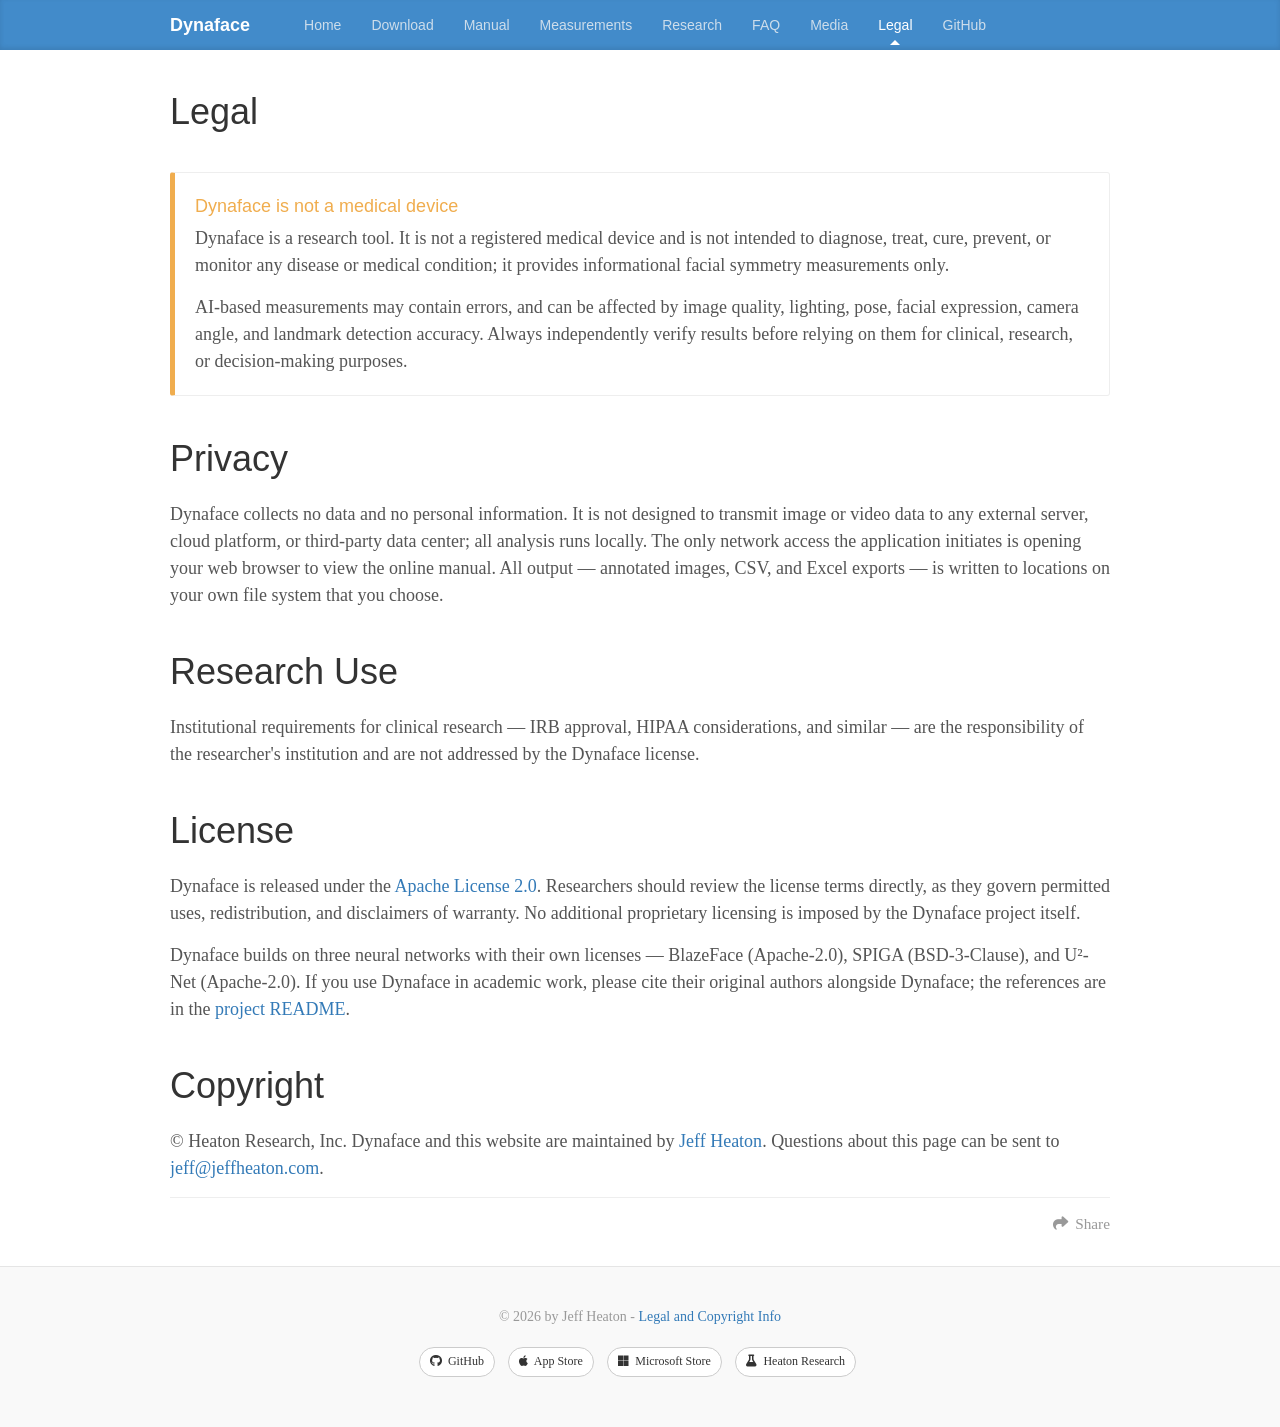
<file: legal/index.html>
<!DOCTYPE html>
<html lang="en">
<head>
  <meta charset="utf-8">
  
  <title>Legal | Dynaface</title>
  <meta name="viewport" content="width=device-width, initial-scale=1">
  
  <meta name="description" content="Dynaface&#39;s research-tool disclaimer, privacy practices, research-use notes, Apache 2.0 license, and copyright information.">
<meta property="og:type" content="website">
<meta property="og:title" content="Legal">
<meta property="og:url" content="https://www.dynaface.org/legal/">
<meta property="og:site_name" content="Dynaface">
<meta property="og:description" content="Dynaface&#39;s research-tool disclaimer, privacy practices, research-use notes, Apache 2.0 license, and copyright information.">
<meta property="og:locale">
<meta property="og:image" content="https://www.dynaface.org/dynaface-title.jpg">
<meta property="article:published_time" content="2026-10-26T10:24:25.397Z">
<meta property="article:modified_time" content="2026-10-26T10:24:25.397Z">
<meta property="article:author" content="Jeff Heaton">
<meta name="twitter:card" content="summary">
<meta name="twitter:image" content="https://www.dynaface.org/dynaface-title.jpg">
<meta name="twitter:creator" content="@jeffheaton">
  
  
    
    <link rel="icon" href="/favicon.ico" sizes="any">
    <link rel="icon" type="image/png" sizes="32x32" href="/favicon-32x32.png">
    <link rel="icon" type="image/png" sizes="16x16" href="/favicon-16x16.png">
    <link rel="apple-touch-icon" sizes="180x180" href="/apple-touch-icon.png">
  
  
    <link rel="preconnect" href="https://fonts.googleapis.com">
    <link rel="preconnect" href="https://fonts.gstatic.com" crossorigin>
    <link href="https://fonts.googleapis.com/css?family=Source+Code+Pro&display=swap" rel="stylesheet">
  

  <meta name="theme-color" content="#428bca">
  
<script type="application/ld+json">{"@context":"https://schema.org","@graph":[{"@type":"WebSite","@id":"https://www.dynaface.org/#website","name":"Dynaface","url":"https://www.dynaface.org/","publisher":{"@id":"https://www.dynaface.org/#person"}},{"@type":"SoftwareApplication","@id":"https://www.dynaface.org/#software","name":"Dynaface","url":"https://www.dynaface.org/","description":"Dynaface measures facial symmetry from images and video using AI-based facial landmark detection. It is a research tool, not a registered medical device.","applicationCategory":"MultimediaApplication","applicationSubCategory":"Facial symmetry measurement","operatingSystem":"macOS, iOS, iPadOS, Android, Windows 10, Windows 11","featureList":["Automatic detection of 98 facial landmarks","Facial Asymmetry Index (FAI)","Oral commissure excursion","Brow height, eye area, and dental display symmetry","Profile analysis: nasofrontal angle, nasolabial angle, nasal tip projection","Frame-by-frame video analysis with measurement charts","CSV export of every measurement","On-device processing; no images or video are uploaded"],"screenshot":"https://www.dynaface.org/iphone-video-analysis.jpg","softwareHelp":{"@type":"CreativeWork","url":"https://github.com/jeffheaton/dynaface/blob/main/dynaface-app/manual-app.md"},"license":"https://www.apache.org/licenses/LICENSE-2.0","author":{"@id":"https://www.dynaface.org/#person"},"offers":{"@type":"Offer","price":"0","priceCurrency":"USD"},"sameAs":["https://github.com/jeffheaton/dynaface","https://apps.apple.com/us/app/dynaface/id6475224118","https://apps.microsoft.com/detail/9ng0gpsmktb2","https://pypi.org/project/dynaface/","https://www.nuget.org/packages/Dynaface"]},{"@type":"Person","@id":"https://www.dynaface.org/#person","name":"Jeff Heaton","url":"https://www.heatonresearch.com/","jobTitle":"Computer Scientist","sameAs":["https://github.com/jeffheaton","https://www.linkedin.com/in/jeffheaton","https://scholar.google.com/citations?user=1jPGeg4AAAAJ","https://orcid.org/0000-0003-1496-4049"]},{"@type":"ScholarlyArticle","@id":"https://doi.org/10.1002/lary.70417","name":"Associations of AI-based facial metrics with patient-reported outcomes in idiopathic facial paralysis","url":"https://doi.org/10.1002/lary.70417","datePublished":"2026","isPartOf":{"@type":"Periodical","name":"Laryngoscope"},"mentions":{"@id":"https://www.dynaface.org/#software"}},{"@type":"ScholarlyArticle","@id":"https://doi.org/10.1177/26893614251395737","name":"Use of dynamic, automated facial analysis in quantifying oral-ocular synkinesis","url":"https://doi.org/10.1177/26893614251395737","datePublished":"2026","isPartOf":{"@type":"Periodical","name":"Facial Plastic Surgery & Aesthetic Medicine"},"mentions":{"@id":"https://www.dynaface.org/#software"}},{"@type":"ScholarlyArticle","@id":"https://doi.org/10.1177/26893614251404008","name":"Invited commentary on \"Use of dynamic, automated facial analysis in quantifying oral-ocular synkinesis,\" by Renne et al.","url":"https://doi.org/10.1177/26893614251404008","datePublished":"2026","isPartOf":{"@type":"Periodical","name":"Facial Plastic Surgery & Aesthetic Medicine"},"mentions":{"@id":"https://www.dynaface.org/#software"}},{"@type":"ScholarlyArticle","@id":"https://doi.org/10.1177/26893614251407675","name":"Facial weakness in facioscapulohumeral muscular dystrophy: Objective and patient-reported measures to guide reconstructive interventions","url":"https://doi.org/10.1177/26893614251407675","datePublished":"2026","isPartOf":{"@type":"Periodical","name":"Facial Plastic Surgery & Aesthetic Medicine"},"mentions":{"@id":"https://www.dynaface.org/#software"}}]}</script>

  
<link rel="stylesheet" href="/vendor/fontawesome/css/all.min.css">


  
  

  

  
<link rel="stylesheet" href="/css/styles.css">

  

<meta name="generator" content="Hexo 5.4.2"></head>

<body>
  <nav class="navbar navbar-inverse">
  <div class="container">
    <!-- Brand and toggle get grouped for better mobile display -->
    <div class="navbar-header">
      <button type="button" class="navbar-toggle collapsed" data-target="#main-menu-navbar" aria-controls="main-menu-navbar" aria-expanded="false" aria-label="Toggle navigation">
        <span class="sr-only">Toggle navigation</span>
        <span class="icon-bar"></span>
        <span class="icon-bar"></span>
        <span class="icon-bar"></span>
      </button>
      
        <a class="navbar-brand" href="/">Dynaface</a>
      
    </div>

    <!-- Collect the nav links, forms, and other content for toggling -->
    <div class="collapse navbar-collapse" id="main-menu-navbar">
      <ul class="nav navbar-nav">
        
          <li><a class=""
                 href="/">Home</a></li>
        
          <li><a class=""
                 href="/#download">Download</a></li>
        
          <li><a class=""
                 target="_blank" rel="noopener" href="https://github.com/jeffheaton/dynaface/blob/main/dynaface-app/manual-app.md">Manual</a></li>
        
          <li><a class=""
                 href="/measurements/">Measurements</a></li>
        
          <li><a class=""
                 href="/research/">Research</a></li>
        
          <li><a class=""
                 href="/faq/">FAQ</a></li>
        
          <li><a class=""
                 href="/media/">Media</a></li>
        
          <li><a class="active"
                 href="/legal/">Legal</a></li>
        
          <li><a class=""
                 target="_blank" rel="noopener" href="https://github.com/jeffheaton/dynaface">GitHub</a></li>
        
      </ul>

      <!--
      <ul class="nav navbar-nav navbar-right">
        
      </ul>
      -->
    </div><!-- /.navbar-collapse -->
  </div><!-- /.container-fluid -->
</nav>

  <div class="container">
    <h1>Legal</h1>
<div class="row">
    <div class="col-sm-12 blog-main">
      <article id="page-" class="article article-type-page" itemscope itemprop="blogPost">


  <div class="article-inner">

    <div class="article-entry" itemprop="articleBody">
      
        
<div class="bs-callout bs-callout-warning">
  <h4>Dynaface is not a medical device</h4>
  <p>Dynaface is a research tool. It is not a registered medical device and is
  not intended to diagnose, treat, cure, prevent, or monitor any disease or
  medical condition; it provides informational facial symmetry measurements
  only.</p>
  <p>AI-based measurements may contain errors, and can be affected by image
  quality, lighting, pose, facial expression, camera angle, and landmark
  detection accuracy. Always independently verify results before relying on them
  for clinical, research, or decision-making purposes.</p>
</div>

<h1>Privacy</h1>

<p>Dynaface collects no data and no personal information. It is not designed to
transmit image or video data to any external server, cloud platform, or
third-party data center; all analysis runs locally. The only network access the
application initiates is opening your web browser to view the online manual. All
output &mdash; annotated images, CSV, and Excel exports &mdash; is written to
locations on your own file system that you choose.</p>

<h1>Research Use</h1>

<p>Institutional requirements for clinical research &mdash; IRB approval, HIPAA
considerations, and similar &mdash; are the responsibility of the researcher's
institution and are not addressed by the Dynaface license.</p>

<h1>License</h1>

<p>Dynaface is released under the
<a target="_blank" rel="noopener" href="https://github.com/jeffheaton/dynaface/blob/main/LICENSE">Apache License 2.0</a>.
Researchers should review the license terms directly, as they govern permitted
uses, redistribution, and disclaimers of warranty. No additional proprietary
licensing is imposed by the Dynaface project itself.</p>

<p>Dynaface builds on three neural networks with their own licenses &mdash;
BlazeFace (Apache-2.0), SPIGA (BSD-3-Clause), and U&sup2;-Net (Apache-2.0). If
you use Dynaface in academic work, please cite their original authors alongside
Dynaface; the references are in the
<a target="_blank" rel="noopener" href="https://github.com/jeffheaton/dynaface#neural-network-models">project README</a>.</p>

<h1>Copyright</h1>

<p>&copy; Heaton Research, Inc. Dynaface and this website are maintained by
<a target="_blank" rel="noopener" href="https://www.heatonresearch.com/">Jeff Heaton</a>. Questions about this
page can be sent to <a href="mailto:jeff@jeffheaton.com">jeff@jeffheaton.com</a>.</p>

      
    </div>

    
      

    

    <footer class="article-footer">
      <a data-url="https://www.dynaface.org/legal/" data-id="cmvp40uax0004le3742580zcy" class="article-share-link">
        <i class="fa fa-share"></i> Share
      </a>
      

    </footer>
  </div>
  
    

  
</article>

    </div>
</div>

  </div>
  <footer class="blog-footer">
  <div class="container">
    <div id="footer-info" class="inner">
      &copy; 2026 by Jeff Heaton - <a href="/legal/">Legal and Copyright Info</a><br><br>
<ul class="list-inline banner-social-buttons">
  <li><a class="btn btn-default btn-sm" target="_blank" rel="noopener" href="https://github.com/jeffheaton/dynaface"><i class="fa-brands fa-github"></i> <span class="network-name">GitHub</span></a></li>
  <li><a class="btn btn-default btn-sm" target="_blank" rel="noopener" href="https://apps.apple.com/us/app/dynaface/id6475224118"><i class="fa-brands fa-apple"></i> <span class="network-name">App Store</span></a></li>
  <li><a class="btn btn-default btn-sm" target="_blank" rel="noopener" href="https://apps.microsoft.com/detail/9ng0gpsmktb2"><i class="fa-brands fa-microsoft"></i> <span class="network-name">Microsoft Store</span></a></li>
  <li><a class="btn btn-default btn-sm" target="_blank" rel="noopener" href="https://www.heatonresearch.com/"><i class="fa-solid fa-flask"></i> <span class="network-name">Heaton Research</span></a></li>
</ul>

    </div>
  </div>
</footer>

  







<script src="/js/script.js"></script>


</body>
</html>
</file>
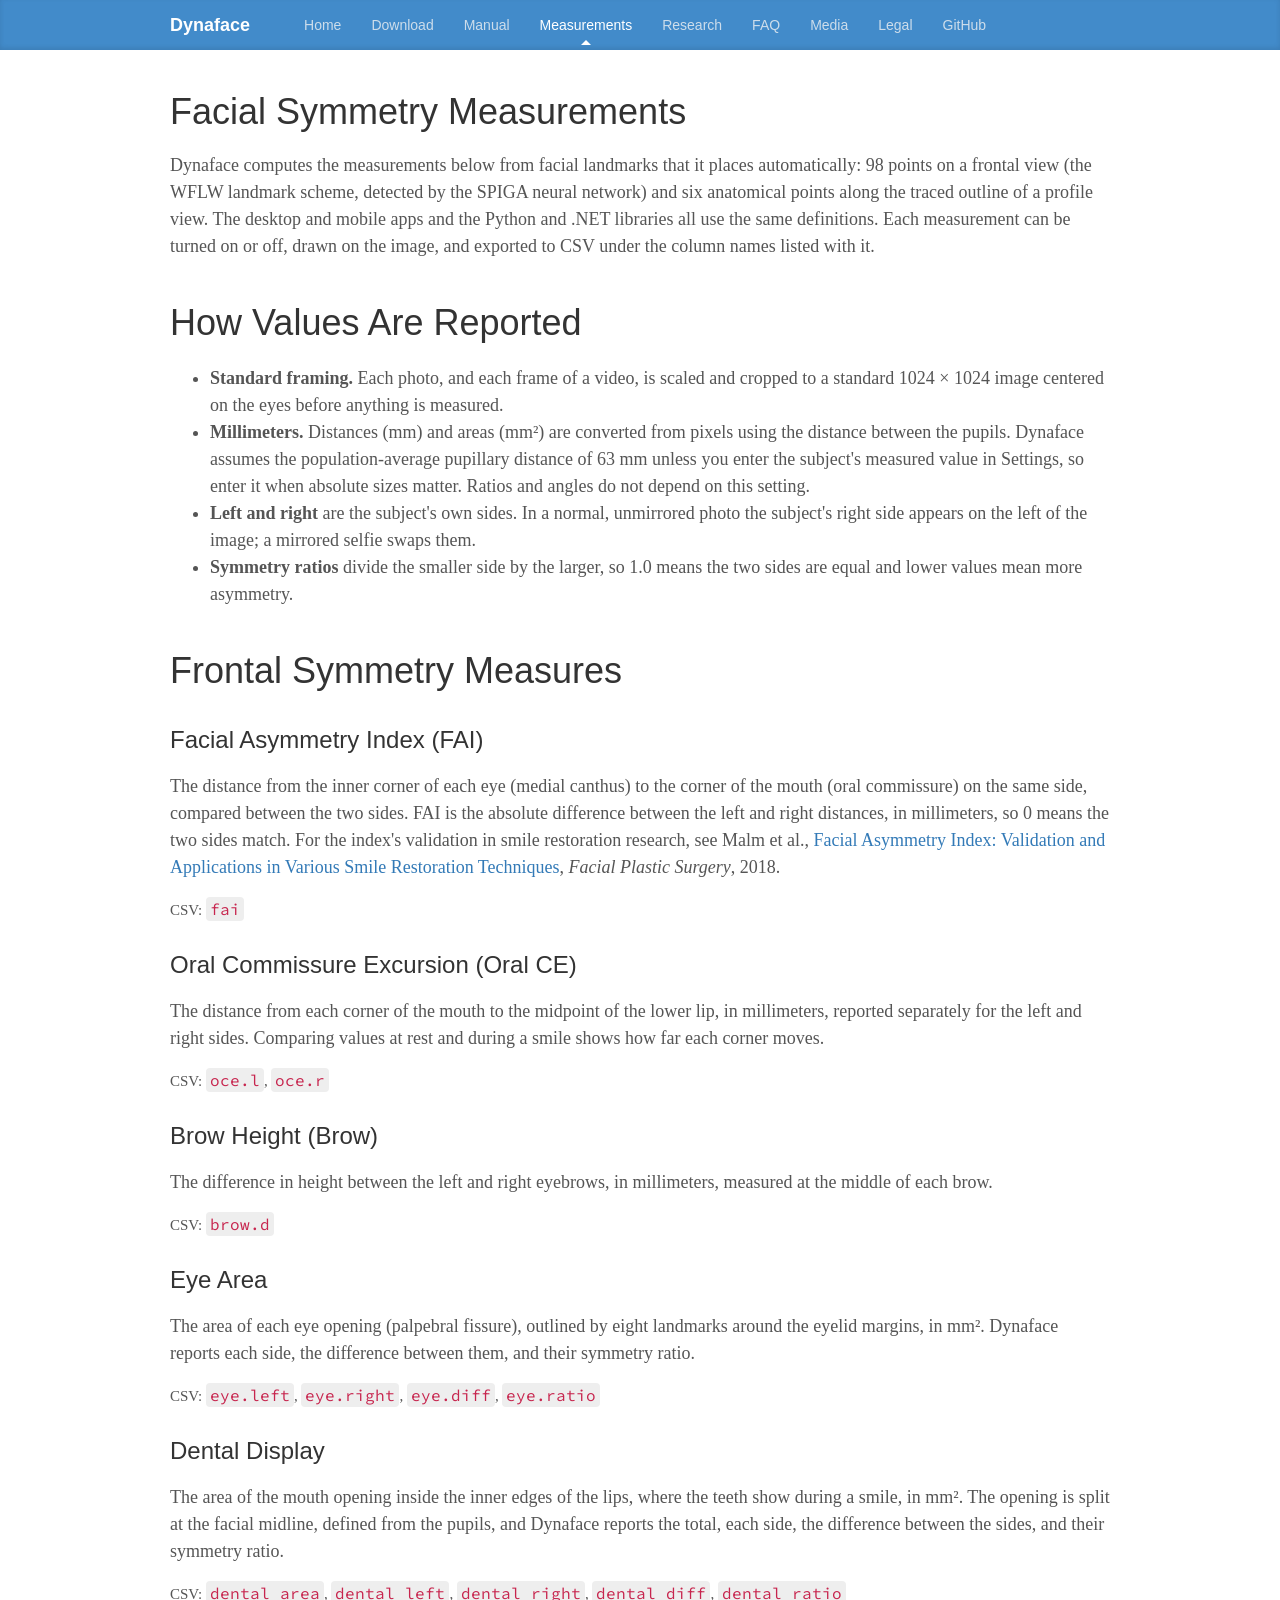
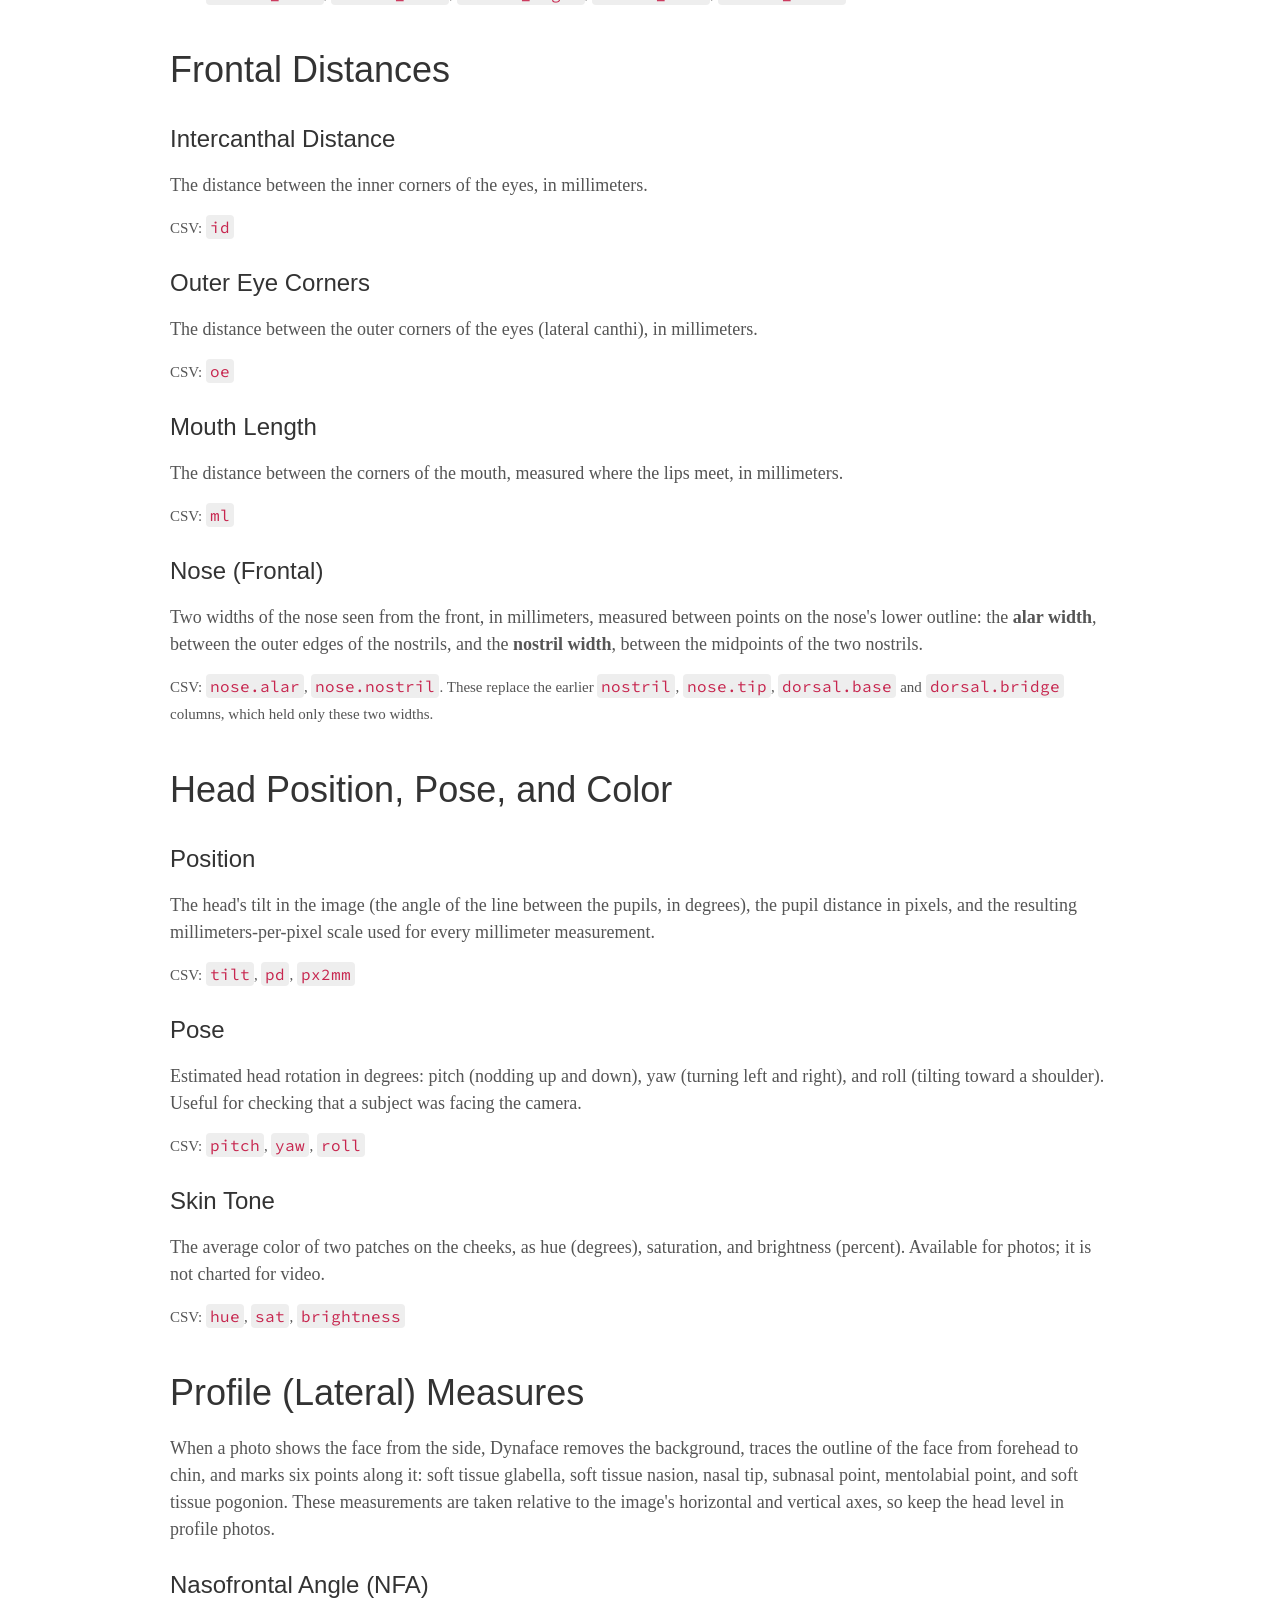
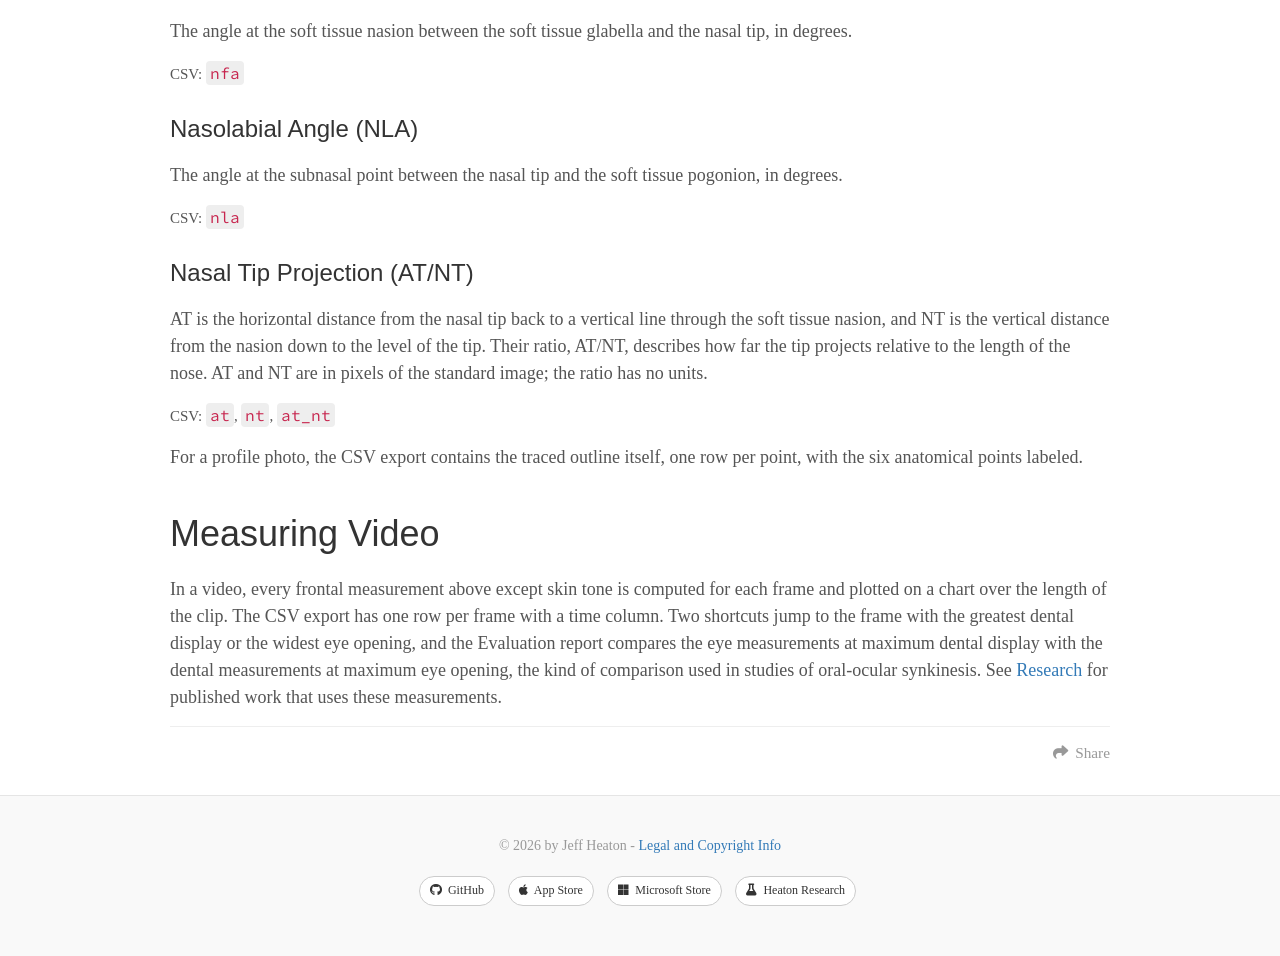
<file: measurements/index.html>
<!DOCTYPE html>
<html lang="en">
<head>
  <meta charset="utf-8">
  
  <title>Facial Symmetry Measurements | Dynaface</title>
  <meta name="viewport" content="width=device-width, initial-scale=1">
  
  <meta name="description" content="Every measurement Dynaface computes, including the Facial Asymmetry Index, oral commissure excursion, brow height, eye area, dental display and profile angles.">
<meta property="og:type" content="website">
<meta property="og:title" content="Facial Symmetry Measurements">
<meta property="og:url" content="https://www.dynaface.org/measurements/">
<meta property="og:site_name" content="Dynaface">
<meta property="og:description" content="Every measurement Dynaface computes, including the Facial Asymmetry Index, oral commissure excursion, brow height, eye area, dental display and profile angles.">
<meta property="og:locale">
<meta property="og:image" content="https://www.dynaface.org/dynaface-title.jpg">
<meta property="article:published_time" content="2026-10-26T10:24:25.397Z">
<meta property="article:modified_time" content="2026-10-26T10:24:25.397Z">
<meta property="article:author" content="Jeff Heaton">
<meta name="twitter:card" content="summary">
<meta name="twitter:image" content="https://www.dynaface.org/dynaface-title.jpg">
<meta name="twitter:creator" content="@jeffheaton">
  
  
    
    <link rel="icon" href="/favicon.ico" sizes="any">
    <link rel="icon" type="image/png" sizes="32x32" href="/favicon-32x32.png">
    <link rel="icon" type="image/png" sizes="16x16" href="/favicon-16x16.png">
    <link rel="apple-touch-icon" sizes="180x180" href="/apple-touch-icon.png">
  
  
    <link rel="preconnect" href="https://fonts.googleapis.com">
    <link rel="preconnect" href="https://fonts.gstatic.com" crossorigin>
    <link href="https://fonts.googleapis.com/css?family=Source+Code+Pro&display=swap" rel="stylesheet">
  

  <meta name="theme-color" content="#428bca">
  
<script type="application/ld+json">{"@context":"https://schema.org","@graph":[{"@type":"WebSite","@id":"https://www.dynaface.org/#website","name":"Dynaface","url":"https://www.dynaface.org/","publisher":{"@id":"https://www.dynaface.org/#person"}},{"@type":"SoftwareApplication","@id":"https://www.dynaface.org/#software","name":"Dynaface","url":"https://www.dynaface.org/","description":"Dynaface measures facial symmetry from images and video using AI-based facial landmark detection. It is a research tool, not a registered medical device.","applicationCategory":"MultimediaApplication","applicationSubCategory":"Facial symmetry measurement","operatingSystem":"macOS, iOS, iPadOS, Android, Windows 10, Windows 11","featureList":["Automatic detection of 98 facial landmarks","Facial Asymmetry Index (FAI)","Oral commissure excursion","Brow height, eye area, and dental display symmetry","Profile analysis: nasofrontal angle, nasolabial angle, nasal tip projection","Frame-by-frame video analysis with measurement charts","CSV export of every measurement","On-device processing; no images or video are uploaded"],"screenshot":"https://www.dynaface.org/iphone-video-analysis.jpg","softwareHelp":{"@type":"CreativeWork","url":"https://github.com/jeffheaton/dynaface/blob/main/dynaface-app/manual-app.md"},"license":"https://www.apache.org/licenses/LICENSE-2.0","author":{"@id":"https://www.dynaface.org/#person"},"offers":{"@type":"Offer","price":"0","priceCurrency":"USD"},"sameAs":["https://github.com/jeffheaton/dynaface","https://apps.apple.com/us/app/dynaface/id6475224118","https://apps.microsoft.com/detail/9ng0gpsmktb2","https://pypi.org/project/dynaface/","https://www.nuget.org/packages/Dynaface"]},{"@type":"Person","@id":"https://www.dynaface.org/#person","name":"Jeff Heaton","url":"https://www.heatonresearch.com/","jobTitle":"Computer Scientist","sameAs":["https://github.com/jeffheaton","https://www.linkedin.com/in/jeffheaton","https://scholar.google.com/citations?user=1jPGeg4AAAAJ","https://orcid.org/0000-0003-1496-4049"]},{"@type":"ScholarlyArticle","@id":"https://doi.org/10.1002/lary.70417","name":"Associations of AI-based facial metrics with patient-reported outcomes in idiopathic facial paralysis","url":"https://doi.org/10.1002/lary.70417","datePublished":"2026","isPartOf":{"@type":"Periodical","name":"Laryngoscope"},"mentions":{"@id":"https://www.dynaface.org/#software"}},{"@type":"ScholarlyArticle","@id":"https://doi.org/10.1177/26893614251395737","name":"Use of dynamic, automated facial analysis in quantifying oral-ocular synkinesis","url":"https://doi.org/10.1177/26893614251395737","datePublished":"2026","isPartOf":{"@type":"Periodical","name":"Facial Plastic Surgery & Aesthetic Medicine"},"mentions":{"@id":"https://www.dynaface.org/#software"}},{"@type":"ScholarlyArticle","@id":"https://doi.org/10.1177/26893614251404008","name":"Invited commentary on \"Use of dynamic, automated facial analysis in quantifying oral-ocular synkinesis,\" by Renne et al.","url":"https://doi.org/10.1177/26893614251404008","datePublished":"2026","isPartOf":{"@type":"Periodical","name":"Facial Plastic Surgery & Aesthetic Medicine"},"mentions":{"@id":"https://www.dynaface.org/#software"}},{"@type":"ScholarlyArticle","@id":"https://doi.org/10.1177/26893614251407675","name":"Facial weakness in facioscapulohumeral muscular dystrophy: Objective and patient-reported measures to guide reconstructive interventions","url":"https://doi.org/10.1177/26893614251407675","datePublished":"2026","isPartOf":{"@type":"Periodical","name":"Facial Plastic Surgery & Aesthetic Medicine"},"mentions":{"@id":"https://www.dynaface.org/#software"}}]}</script>

  
<link rel="stylesheet" href="/vendor/fontawesome/css/all.min.css">


  
  

  

  
<link rel="stylesheet" href="/css/styles.css">

  

<meta name="generator" content="Hexo 5.4.2"></head>

<body>
  <nav class="navbar navbar-inverse">
  <div class="container">
    <!-- Brand and toggle get grouped for better mobile display -->
    <div class="navbar-header">
      <button type="button" class="navbar-toggle collapsed" data-target="#main-menu-navbar" aria-controls="main-menu-navbar" aria-expanded="false" aria-label="Toggle navigation">
        <span class="sr-only">Toggle navigation</span>
        <span class="icon-bar"></span>
        <span class="icon-bar"></span>
        <span class="icon-bar"></span>
      </button>
      
        <a class="navbar-brand" href="/">Dynaface</a>
      
    </div>

    <!-- Collect the nav links, forms, and other content for toggling -->
    <div class="collapse navbar-collapse" id="main-menu-navbar">
      <ul class="nav navbar-nav">
        
          <li><a class=""
                 href="/">Home</a></li>
        
          <li><a class=""
                 href="/#download">Download</a></li>
        
          <li><a class=""
                 target="_blank" rel="noopener" href="https://github.com/jeffheaton/dynaface/blob/main/dynaface-app/manual-app.md">Manual</a></li>
        
          <li><a class="active"
                 href="/measurements/">Measurements</a></li>
        
          <li><a class=""
                 href="/research/">Research</a></li>
        
          <li><a class=""
                 href="/faq/">FAQ</a></li>
        
          <li><a class=""
                 href="/media/">Media</a></li>
        
          <li><a class=""
                 href="/legal/">Legal</a></li>
        
          <li><a class=""
                 target="_blank" rel="noopener" href="https://github.com/jeffheaton/dynaface">GitHub</a></li>
        
      </ul>

      <!--
      <ul class="nav navbar-nav navbar-right">
        
      </ul>
      -->
    </div><!-- /.navbar-collapse -->
  </div><!-- /.container-fluid -->
</nav>

  <div class="container">
    <h1>Facial Symmetry Measurements</h1>
<div class="row">
    <div class="col-sm-12 blog-main">
      <article id="page-" class="article article-type-page" itemscope itemprop="blogPost">


  <div class="article-inner">

    <div class="article-entry" itemprop="articleBody">
      
        
<p>Dynaface computes the measurements below from facial landmarks that it places
automatically: 98 points on a frontal view (the WFLW landmark scheme, detected by
the SPIGA neural network) and six anatomical points along the traced outline of a
profile view. The desktop and mobile apps and the Python and .NET libraries all
use the same definitions. Each measurement can be turned on or off, drawn on the
image, and exported to CSV under the column names listed with it.</p>

<h1>How Values Are Reported</h1>

<ul>
  <li><strong>Standard framing.</strong> Each photo, and each frame of a video, is
  scaled and cropped to a standard 1024&nbsp;&times;&nbsp;1024 image centered on
  the eyes before anything is measured.</li>
  <li><strong>Millimeters.</strong> Distances (mm) and areas (mm&sup2;) are
  converted from pixels using the distance between the pupils. Dynaface assumes
  the population-average pupillary distance of 63&nbsp;mm unless you enter the
  subject's measured value in Settings, so enter it when absolute sizes matter.
  Ratios and angles do not depend on this setting.</li>
  <li><strong>Left and right</strong> are the subject's own sides. In a normal,
  unmirrored photo the subject's right side appears on the left of the image; a
  mirrored selfie swaps them.</li>
  <li><strong>Symmetry ratios</strong> divide the smaller side by the larger, so
  1.0 means the two sides are equal and lower values mean more asymmetry.</li>
</ul>

<h1>Frontal Symmetry Measures</h1>

<h3>Facial Asymmetry Index (FAI)</h3>
<p>The distance from the inner corner of each eye (medial canthus) to the corner
of the mouth (oral commissure) on the same side, compared between the two sides.
FAI is the absolute difference between the left and right distances, in
millimeters, so 0 means the two sides match. For the index's validation in smile
restoration research, see Malm et al.,
<a target="_blank" rel="noopener" href="https://doi.org/10.1055/s-0038-1660836">Facial Asymmetry Index:
Validation and Applications in Various Smile Restoration Techniques</a>,
<em>Facial Plastic Surgery</em>, 2018.</p>
<p><small>CSV: <code>fai</code></small></p>

<h3>Oral Commissure Excursion (Oral CE)</h3>
<p>The distance from each corner of the mouth to the midpoint of the lower lip, in
millimeters, reported separately for the left and right sides. Comparing values
at rest and during a smile shows how far each corner moves.</p>
<p><small>CSV: <code>oce.l</code>, <code>oce.r</code></small></p>

<h3>Brow Height (Brow)</h3>
<p>The difference in height between the left and right eyebrows, in millimeters,
measured at the middle of each brow.</p>
<p><small>CSV: <code>brow.d</code></small></p>

<h3>Eye Area</h3>
<p>The area of each eye opening (palpebral fissure), outlined by eight landmarks
around the eyelid margins, in mm&sup2;. Dynaface reports each side, the
difference between them, and their symmetry ratio.</p>
<p><small>CSV: <code>eye.left</code>, <code>eye.right</code>, <code>eye.diff</code>,
<code>eye.ratio</code></small></p>

<h3>Dental Display</h3>
<p>The area of the mouth opening inside the inner edges of the lips, where the
teeth show during a smile, in mm&sup2;. The opening is split at the facial
midline, defined from the pupils, and Dynaface reports the total, each side, the
difference between the sides, and their symmetry ratio.</p>
<p><small>CSV: <code>dental_area</code>, <code>dental_left</code>,
<code>dental_right</code>, <code>dental_diff</code>, <code>dental_ratio</code></small></p>

<h1>Frontal Distances</h1>

<h3>Intercanthal Distance</h3>
<p>The distance between the inner corners of the eyes, in millimeters.</p>
<p><small>CSV: <code>id</code></small></p>

<h3>Outer Eye Corners</h3>
<p>The distance between the outer corners of the eyes (lateral canthi), in
millimeters.</p>
<p><small>CSV: <code>oe</code></small></p>

<h3>Mouth Length</h3>
<p>The distance between the corners of the mouth, measured where the lips meet,
in millimeters.</p>
<p><small>CSV: <code>ml</code></small></p>

<h3>Nose (Frontal)</h3>
<p>Two widths of the nose seen from the front, in millimeters, measured between
points on the nose's lower outline: the <strong>alar width</strong>, between the
outer edges of the nostrils, and the <strong>nostril width</strong>, between the
midpoints of the two nostrils.</p>
<p><small>CSV: <code>nose.alar</code>, <code>nose.nostril</code>. These replace the
earlier <code>nostril</code>, <code>nose.tip</code>, <code>dorsal.base</code> and
<code>dorsal.bridge</code> columns, which held only these two widths.</small></p>

<h1>Head Position, Pose, and Color</h1>

<h3>Position</h3>
<p>The head's tilt in the image (the angle of the line between the pupils, in
degrees), the pupil distance in pixels, and the resulting millimeters-per-pixel
scale used for every millimeter measurement.</p>
<p><small>CSV: <code>tilt</code>, <code>pd</code>, <code>px2mm</code></small></p>

<h3>Pose</h3>
<p>Estimated head rotation in degrees: pitch (nodding up and down), yaw (turning
left and right), and roll (tilting toward a shoulder). Useful for checking that
a subject was facing the camera.</p>
<p><small>CSV: <code>pitch</code>, <code>yaw</code>, <code>roll</code></small></p>

<h3>Skin Tone</h3>
<p>The average color of two patches on the cheeks, as hue (degrees), saturation,
and brightness (percent). Available for photos; it is not charted for video.</p>
<p><small>CSV: <code>hue</code>, <code>sat</code>, <code>brightness</code></small></p>

<h1>Profile (Lateral) Measures</h1>

<p>When a photo shows the face from the side, Dynaface removes the background,
traces the outline of the face from forehead to chin, and marks six points along
it: soft tissue glabella, soft tissue nasion, nasal tip, subnasal point,
mentolabial point, and soft tissue pogonion. These measurements are taken
relative to the image's horizontal and vertical axes, so keep the head level in
profile photos.</p>

<h3>Nasofrontal Angle (NFA)</h3>
<p>The angle at the soft tissue nasion between the soft tissue glabella and the
nasal tip, in degrees.</p>
<p><small>CSV: <code>nfa</code></small></p>

<h3>Nasolabial Angle (NLA)</h3>
<p>The angle at the subnasal point between the nasal tip and the soft tissue
pogonion, in degrees.</p>
<p><small>CSV: <code>nla</code></small></p>

<h3>Nasal Tip Projection (AT/NT)</h3>
<p>AT is the horizontal distance from the nasal tip back to a vertical line
through the soft tissue nasion, and NT is the vertical distance from the nasion
down to the level of the tip. Their ratio, AT/NT, describes how far the tip
projects relative to the length of the nose. AT and NT are in pixels of the
standard image; the ratio has no units.</p>
<p><small>CSV: <code>at</code>, <code>nt</code>, <code>at_nt</code></small></p>

<p>For a profile photo, the CSV export contains the traced outline itself, one
row per point, with the six anatomical points labeled.</p>

<h1>Measuring Video</h1>

<p>In a video, every frontal measurement above except skin tone is computed for
each frame and plotted on a chart over the length of the clip. The CSV export has
one row per frame with a time column. Two shortcuts jump to the frame with the
greatest dental display or the widest eye opening, and the Evaluation report
compares the eye measurements at maximum dental display with the dental
measurements at maximum eye opening, the kind of comparison used in studies of
oral-ocular synkinesis. See <a href="/research/">Research</a> for published work
that uses these measurements.</p>

      
    </div>

    
      

    

    <footer class="article-footer">
      <a data-url="https://www.dynaface.org/measurements/" data-id="cmvp40uax0005le37hqib6wql" class="article-share-link">
        <i class="fa fa-share"></i> Share
      </a>
      

    </footer>
  </div>
  
    

  
</article>

    </div>
</div>

  </div>
  <footer class="blog-footer">
  <div class="container">
    <div id="footer-info" class="inner">
      &copy; 2026 by Jeff Heaton - <a href="/legal/">Legal and Copyright Info</a><br><br>
<ul class="list-inline banner-social-buttons">
  <li><a class="btn btn-default btn-sm" target="_blank" rel="noopener" href="https://github.com/jeffheaton/dynaface"><i class="fa-brands fa-github"></i> <span class="network-name">GitHub</span></a></li>
  <li><a class="btn btn-default btn-sm" target="_blank" rel="noopener" href="https://apps.apple.com/us/app/dynaface/id6475224118"><i class="fa-brands fa-apple"></i> <span class="network-name">App Store</span></a></li>
  <li><a class="btn btn-default btn-sm" target="_blank" rel="noopener" href="https://apps.microsoft.com/detail/9ng0gpsmktb2"><i class="fa-brands fa-microsoft"></i> <span class="network-name">Microsoft Store</span></a></li>
  <li><a class="btn btn-default btn-sm" target="_blank" rel="noopener" href="https://www.heatonresearch.com/"><i class="fa-solid fa-flask"></i> <span class="network-name">Heaton Research</span></a></li>
</ul>

    </div>
  </div>
</footer>

  







<script src="/js/script.js"></script>


</body>
</html>
</file>
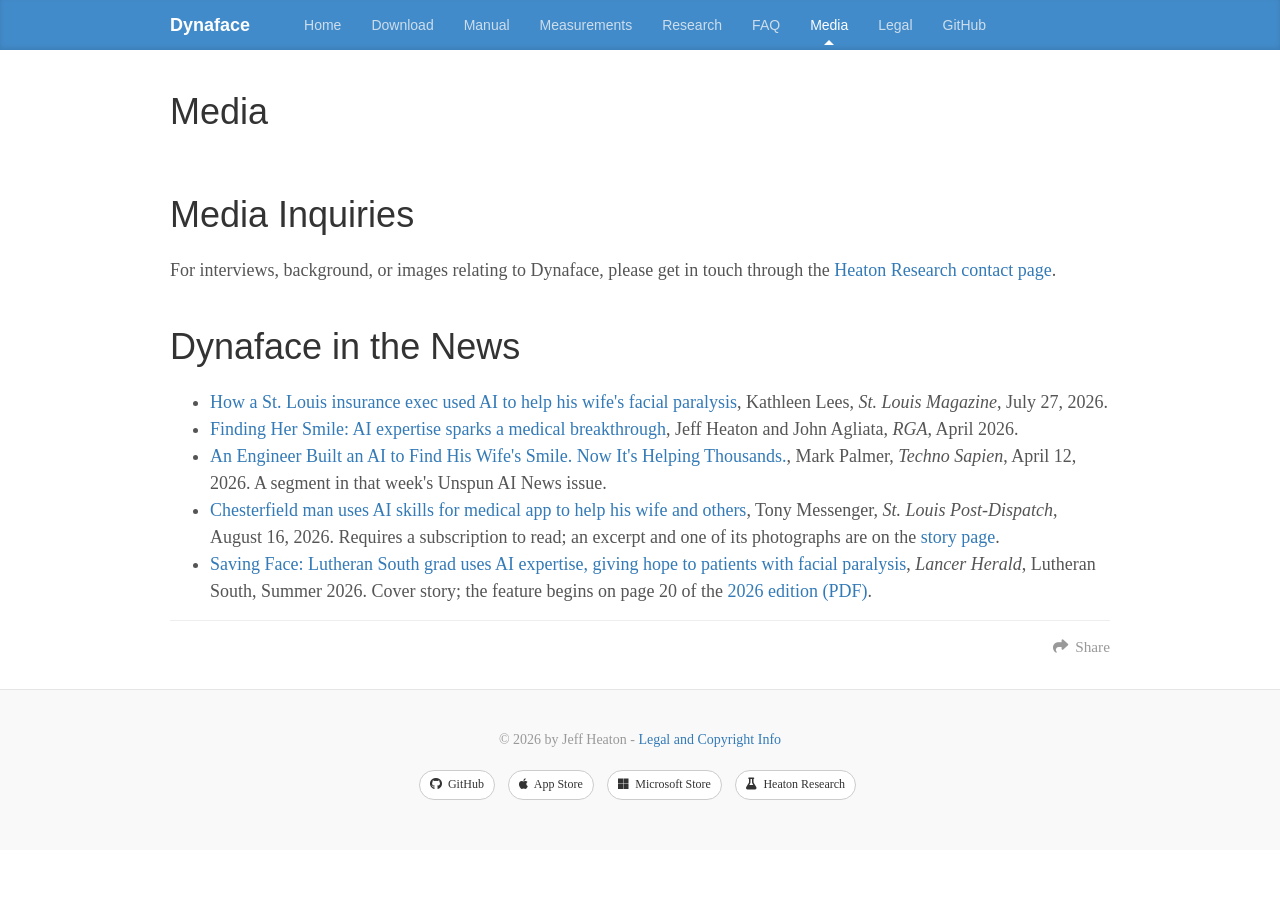
<file: media/index.html>
<!DOCTYPE html>
<html lang="en">
<head>
  <meta charset="utf-8">
  
  <title>Media | Dynaface</title>
  <meta name="viewport" content="width=device-width, initial-scale=1">
  
  <meta name="description" content="News coverage of Dynaface from the St. Louis Post-Dispatch, St. Louis Magazine, RGA and others, plus contact details for media inquiries.">
<meta property="og:type" content="website">
<meta property="og:title" content="Media">
<meta property="og:url" content="https://www.dynaface.org/media/">
<meta property="og:site_name" content="Dynaface">
<meta property="og:description" content="News coverage of Dynaface from the St. Louis Post-Dispatch, St. Louis Magazine, RGA and others, plus contact details for media inquiries.">
<meta property="og:locale">
<meta property="og:image" content="https://www.dynaface.org/dynaface-title.jpg">
<meta property="article:published_time" content="2026-10-26T10:24:25.397Z">
<meta property="article:modified_time" content="2026-10-26T10:24:25.397Z">
<meta property="article:author" content="Jeff Heaton">
<meta name="twitter:card" content="summary">
<meta name="twitter:image" content="https://www.dynaface.org/dynaface-title.jpg">
<meta name="twitter:creator" content="@jeffheaton">
  
  
    
    <link rel="icon" href="/favicon.ico" sizes="any">
    <link rel="icon" type="image/png" sizes="32x32" href="/favicon-32x32.png">
    <link rel="icon" type="image/png" sizes="16x16" href="/favicon-16x16.png">
    <link rel="apple-touch-icon" sizes="180x180" href="/apple-touch-icon.png">
  
  
    <link rel="preconnect" href="https://fonts.googleapis.com">
    <link rel="preconnect" href="https://fonts.gstatic.com" crossorigin>
    <link href="https://fonts.googleapis.com/css?family=Source+Code+Pro&display=swap" rel="stylesheet">
  

  <meta name="theme-color" content="#428bca">
  
<script type="application/ld+json">{"@context":"https://schema.org","@graph":[{"@type":"WebSite","@id":"https://www.dynaface.org/#website","name":"Dynaface","url":"https://www.dynaface.org/","publisher":{"@id":"https://www.dynaface.org/#person"}},{"@type":"SoftwareApplication","@id":"https://www.dynaface.org/#software","name":"Dynaface","url":"https://www.dynaface.org/","description":"Dynaface measures facial symmetry from images and video using AI-based facial landmark detection. It is a research tool, not a registered medical device.","applicationCategory":"MultimediaApplication","applicationSubCategory":"Facial symmetry measurement","operatingSystem":"macOS, iOS, iPadOS, Android, Windows 10, Windows 11","featureList":["Automatic detection of 98 facial landmarks","Facial Asymmetry Index (FAI)","Oral commissure excursion","Brow height, eye area, and dental display symmetry","Profile analysis: nasofrontal angle, nasolabial angle, nasal tip projection","Frame-by-frame video analysis with measurement charts","CSV export of every measurement","On-device processing; no images or video are uploaded"],"screenshot":"https://www.dynaface.org/iphone-video-analysis.jpg","softwareHelp":{"@type":"CreativeWork","url":"https://github.com/jeffheaton/dynaface/blob/main/dynaface-app/manual-app.md"},"license":"https://www.apache.org/licenses/LICENSE-2.0","author":{"@id":"https://www.dynaface.org/#person"},"offers":{"@type":"Offer","price":"0","priceCurrency":"USD"},"sameAs":["https://github.com/jeffheaton/dynaface","https://apps.apple.com/us/app/dynaface/id6475224118","https://apps.microsoft.com/detail/9ng0gpsmktb2","https://pypi.org/project/dynaface/","https://www.nuget.org/packages/Dynaface"]},{"@type":"Person","@id":"https://www.dynaface.org/#person","name":"Jeff Heaton","url":"https://www.heatonresearch.com/","jobTitle":"Computer Scientist","sameAs":["https://github.com/jeffheaton","https://www.linkedin.com/in/jeffheaton","https://scholar.google.com/citations?user=1jPGeg4AAAAJ","https://orcid.org/0000-0003-1496-4049"]},{"@type":"ScholarlyArticle","@id":"https://doi.org/10.1002/lary.70417","name":"Associations of AI-based facial metrics with patient-reported outcomes in idiopathic facial paralysis","url":"https://doi.org/10.1002/lary.70417","datePublished":"2026","isPartOf":{"@type":"Periodical","name":"Laryngoscope"},"mentions":{"@id":"https://www.dynaface.org/#software"}},{"@type":"ScholarlyArticle","@id":"https://doi.org/10.1177/26893614251395737","name":"Use of dynamic, automated facial analysis in quantifying oral-ocular synkinesis","url":"https://doi.org/10.1177/26893614251395737","datePublished":"2026","isPartOf":{"@type":"Periodical","name":"Facial Plastic Surgery & Aesthetic Medicine"},"mentions":{"@id":"https://www.dynaface.org/#software"}},{"@type":"ScholarlyArticle","@id":"https://doi.org/10.1177/26893614251404008","name":"Invited commentary on \"Use of dynamic, automated facial analysis in quantifying oral-ocular synkinesis,\" by Renne et al.","url":"https://doi.org/10.1177/26893614251404008","datePublished":"2026","isPartOf":{"@type":"Periodical","name":"Facial Plastic Surgery & Aesthetic Medicine"},"mentions":{"@id":"https://www.dynaface.org/#software"}},{"@type":"ScholarlyArticle","@id":"https://doi.org/10.1177/26893614251407675","name":"Facial weakness in facioscapulohumeral muscular dystrophy: Objective and patient-reported measures to guide reconstructive interventions","url":"https://doi.org/10.1177/26893614251407675","datePublished":"2026","isPartOf":{"@type":"Periodical","name":"Facial Plastic Surgery & Aesthetic Medicine"},"mentions":{"@id":"https://www.dynaface.org/#software"}}]}</script>

  
<link rel="stylesheet" href="/vendor/fontawesome/css/all.min.css">


  
  

  

  
<link rel="stylesheet" href="/css/styles.css">

  

<meta name="generator" content="Hexo 5.4.2"></head>

<body>
  <nav class="navbar navbar-inverse">
  <div class="container">
    <!-- Brand and toggle get grouped for better mobile display -->
    <div class="navbar-header">
      <button type="button" class="navbar-toggle collapsed" data-target="#main-menu-navbar" aria-controls="main-menu-navbar" aria-expanded="false" aria-label="Toggle navigation">
        <span class="sr-only">Toggle navigation</span>
        <span class="icon-bar"></span>
        <span class="icon-bar"></span>
        <span class="icon-bar"></span>
      </button>
      
        <a class="navbar-brand" href="/">Dynaface</a>
      
    </div>

    <!-- Collect the nav links, forms, and other content for toggling -->
    <div class="collapse navbar-collapse" id="main-menu-navbar">
      <ul class="nav navbar-nav">
        
          <li><a class=""
                 href="/">Home</a></li>
        
          <li><a class=""
                 href="/#download">Download</a></li>
        
          <li><a class=""
                 target="_blank" rel="noopener" href="https://github.com/jeffheaton/dynaface/blob/main/dynaface-app/manual-app.md">Manual</a></li>
        
          <li><a class=""
                 href="/measurements/">Measurements</a></li>
        
          <li><a class=""
                 href="/research/">Research</a></li>
        
          <li><a class=""
                 href="/faq/">FAQ</a></li>
        
          <li><a class="active"
                 href="/media/">Media</a></li>
        
          <li><a class=""
                 href="/legal/">Legal</a></li>
        
          <li><a class=""
                 target="_blank" rel="noopener" href="https://github.com/jeffheaton/dynaface">GitHub</a></li>
        
      </ul>

      <!--
      <ul class="nav navbar-nav navbar-right">
        
      </ul>
      -->
    </div><!-- /.navbar-collapse -->
  </div><!-- /.container-fluid -->
</nav>

  <div class="container">
    <h1>Media</h1>
<div class="row">
    <div class="col-sm-12 blog-main">
      <article id="page-" class="article article-type-page" itemscope itemprop="blogPost">


  <div class="article-inner">

    <div class="article-entry" itemprop="articleBody">
      
        
<h1>Media Inquiries</h1>

<p>For interviews, background, or images relating to Dynaface, please get in
touch through the
<a target="_blank" rel="noopener" href="https://www.heatonresearch.com/contact.html">Heaton Research contact page</a>.</p>

<h1>Dynaface in the News</h1>

<ul>
  <li><a target="_blank" rel="noopener" href="https://www.stlmag.com/news/dynaface-jeff-heaton-rga/">How a St. Louis insurance exec used AI to help his wife's facial paralysis</a>,
  Kathleen Lees, <em>St. Louis Magazine</em>, July 27, 2026.</li>

  <li><a target="_blank" rel="noopener" href="https://www.rgare.com/knowledge-center/article/finding-her-smile--ai-expertise-sparks-a-medical-breakthrough">Finding Her Smile: AI expertise sparks a medical breakthrough</a>,
  Jeff Heaton and John Agliata, <em>RGA</em>, April 2026.</li>

  <li><a target="_blank" rel="noopener" href="https://technosapien.substack.com/p/anthropic-built-an-ai-model-too-dangerous">An Engineer Built an AI to Find His Wife's Smile. Now It's Helping Thousands.</a>,
  Mark Palmer, <em>Techno Sapien</em>, April 12, 2026.
  A segment in that week's Unspun AI News issue.</li>

  <li><a target="_blank" rel="noopener" href="https://www.stltoday.com/news/local/column/tony-messenger/article_4d81abcb-e16b-4785-bbb4-e0d140dd1297.html">Chesterfield man uses AI skills for medical app to help his wife and others</a>,
  Tony Messenger, <em>St. Louis Post-Dispatch</em>, August 16, 2026.
  Requires a subscription to read; an excerpt and one of its photographs are on
  the <a href="/story/">story page</a>.</li>

  <li><a target="_blank" rel="noopener" href="https://www.lslancers.org/alumni/alumni">Saving Face: Lutheran South grad uses AI expertise, giving hope to patients with facial paralysis</a>,
  <em>Lancer Herald</em>, Lutheran South, Summer 2026. Cover story;
  the feature begins on page 20 of the
  <a target="_blank" rel="noopener" href="https://bbk12e1-cdn.myschoolcdn.com/ftpimages/769/misc/misc_243281.123dx">2026 edition (PDF)</a>.</li>
</ul>

      
    </div>

    
      

    

    <footer class="article-footer">
      <a data-url="https://www.dynaface.org/media/" data-id="cmvp40uax0006le377a6q8fvg" class="article-share-link">
        <i class="fa fa-share"></i> Share
      </a>
      

    </footer>
  </div>
  
    

  
</article>

    </div>
</div>

  </div>
  <footer class="blog-footer">
  <div class="container">
    <div id="footer-info" class="inner">
      &copy; 2026 by Jeff Heaton - <a href="/legal/">Legal and Copyright Info</a><br><br>
<ul class="list-inline banner-social-buttons">
  <li><a class="btn btn-default btn-sm" target="_blank" rel="noopener" href="https://github.com/jeffheaton/dynaface"><i class="fa-brands fa-github"></i> <span class="network-name">GitHub</span></a></li>
  <li><a class="btn btn-default btn-sm" target="_blank" rel="noopener" href="https://apps.apple.com/us/app/dynaface/id6475224118"><i class="fa-brands fa-apple"></i> <span class="network-name">App Store</span></a></li>
  <li><a class="btn btn-default btn-sm" target="_blank" rel="noopener" href="https://apps.microsoft.com/detail/9ng0gpsmktb2"><i class="fa-brands fa-microsoft"></i> <span class="network-name">Microsoft Store</span></a></li>
  <li><a class="btn btn-default btn-sm" target="_blank" rel="noopener" href="https://www.heatonresearch.com/"><i class="fa-solid fa-flask"></i> <span class="network-name">Heaton Research</span></a></li>
</ul>

    </div>
  </div>
</footer>

  







<script src="/js/script.js"></script>


</body>
</html>
</file>
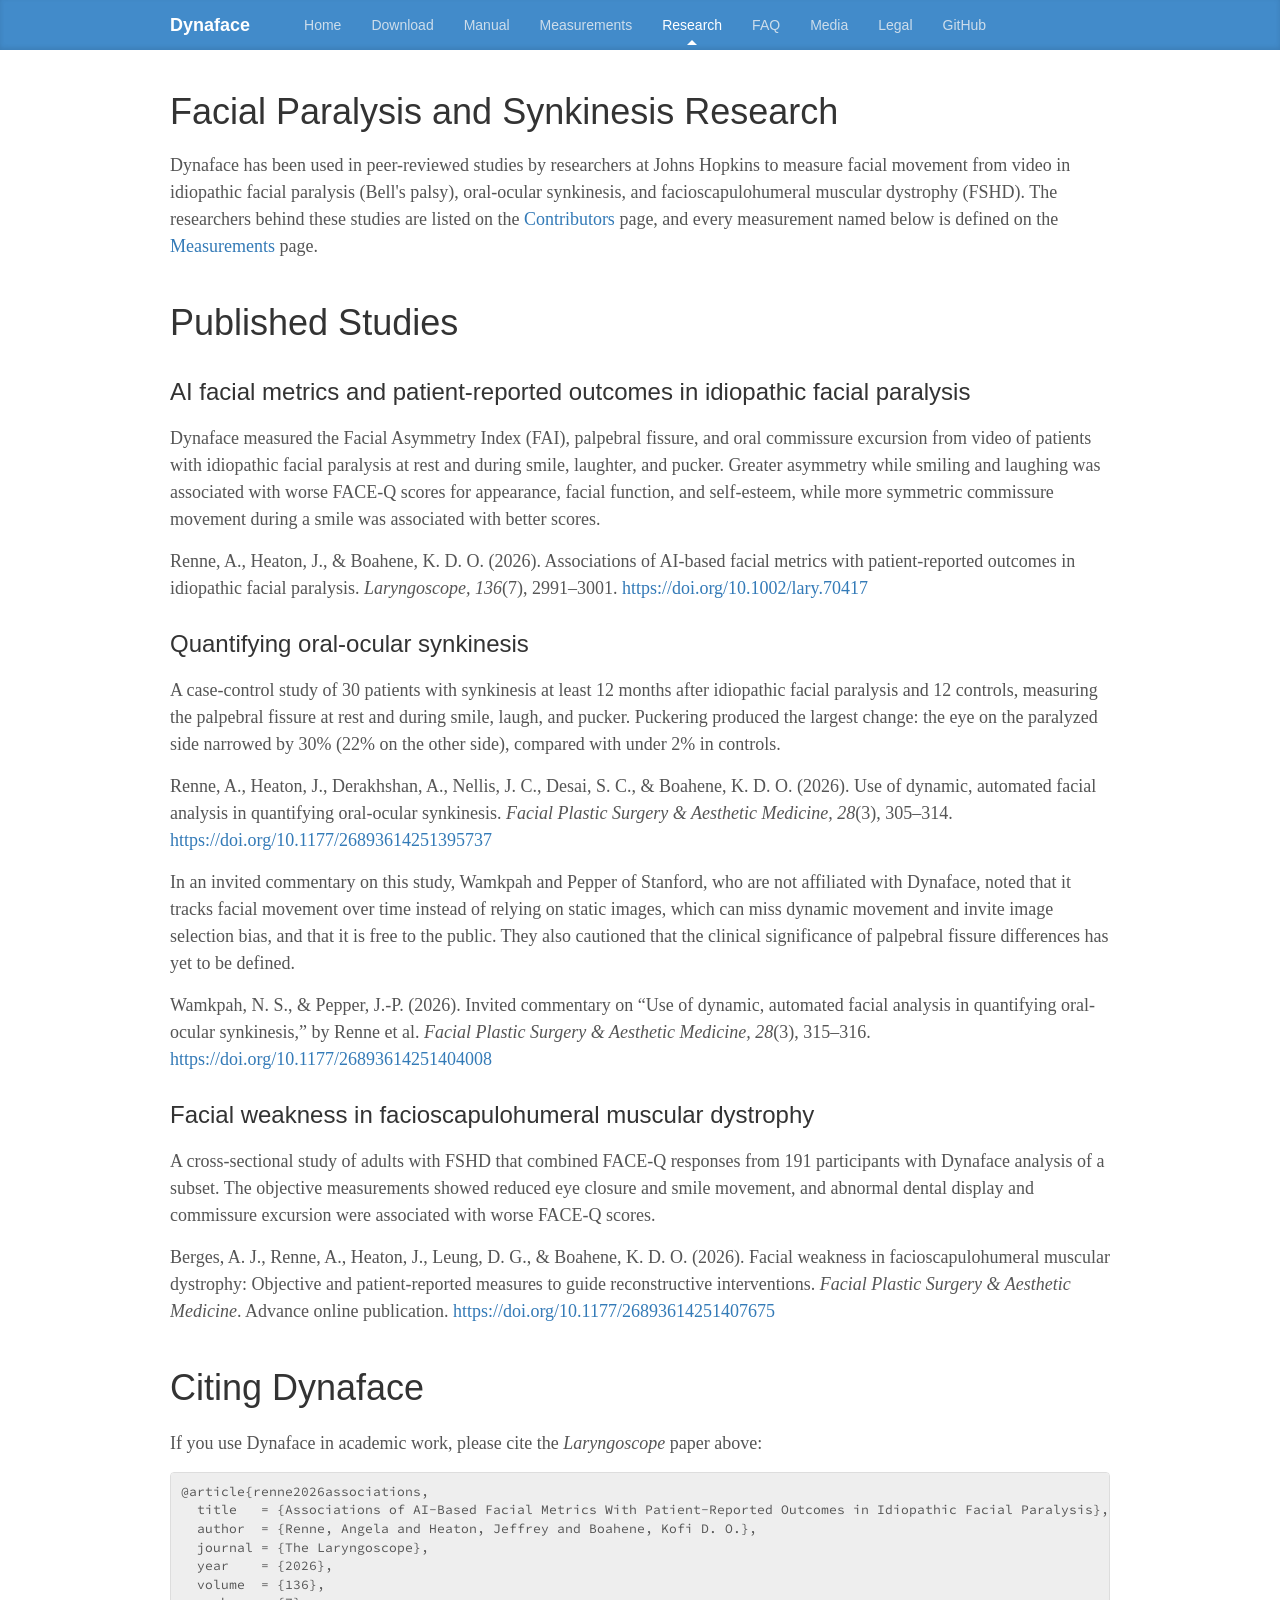
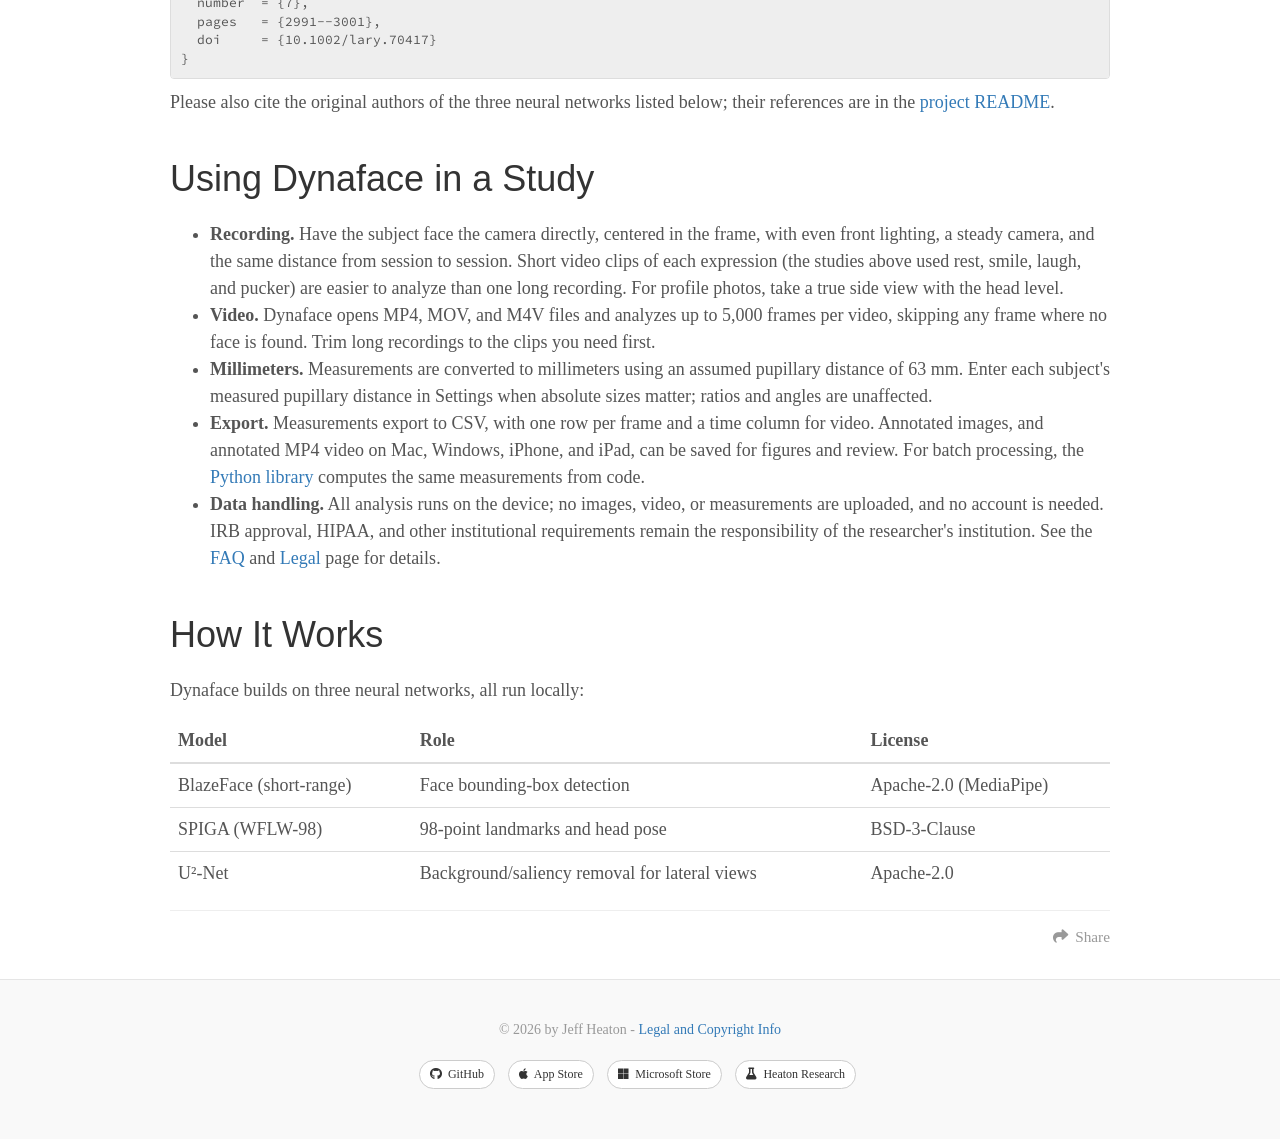
<file: research/index.html>
<!DOCTYPE html>
<html lang="en">
<head>
  <meta charset="utf-8">
  
  <title>Facial Paralysis and Synkinesis Research | Dynaface</title>
  <meta name="viewport" content="width=device-width, initial-scale=1">
  
  <meta name="description" content="Studies using Dynaface to measure idiopathic facial paralysis (Bell&#39;s palsy), oral-ocular synkinesis and FSHD facial weakness, with citation details.">
<meta property="og:type" content="website">
<meta property="og:title" content="Facial Paralysis and Synkinesis Research">
<meta property="og:url" content="https://www.dynaface.org/research/">
<meta property="og:site_name" content="Dynaface">
<meta property="og:description" content="Studies using Dynaface to measure idiopathic facial paralysis (Bell&#39;s palsy), oral-ocular synkinesis and FSHD facial weakness, with citation details.">
<meta property="og:locale">
<meta property="og:image" content="https://www.dynaface.org/dynaface-title.jpg">
<meta property="article:published_time" content="2026-10-26T10:24:25.397Z">
<meta property="article:modified_time" content="2026-10-26T10:24:25.397Z">
<meta property="article:author" content="Jeff Heaton">
<meta name="twitter:card" content="summary">
<meta name="twitter:image" content="https://www.dynaface.org/dynaface-title.jpg">
<meta name="twitter:creator" content="@jeffheaton">
  
  
    
    <link rel="icon" href="/favicon.ico" sizes="any">
    <link rel="icon" type="image/png" sizes="32x32" href="/favicon-32x32.png">
    <link rel="icon" type="image/png" sizes="16x16" href="/favicon-16x16.png">
    <link rel="apple-touch-icon" sizes="180x180" href="/apple-touch-icon.png">
  
  
    <link rel="preconnect" href="https://fonts.googleapis.com">
    <link rel="preconnect" href="https://fonts.gstatic.com" crossorigin>
    <link href="https://fonts.googleapis.com/css?family=Source+Code+Pro&display=swap" rel="stylesheet">
  

  <meta name="theme-color" content="#428bca">
  
<script type="application/ld+json">{"@context":"https://schema.org","@graph":[{"@type":"WebSite","@id":"https://www.dynaface.org/#website","name":"Dynaface","url":"https://www.dynaface.org/","publisher":{"@id":"https://www.dynaface.org/#person"}},{"@type":"SoftwareApplication","@id":"https://www.dynaface.org/#software","name":"Dynaface","url":"https://www.dynaface.org/","description":"Dynaface measures facial symmetry from images and video using AI-based facial landmark detection. It is a research tool, not a registered medical device.","applicationCategory":"MultimediaApplication","applicationSubCategory":"Facial symmetry measurement","operatingSystem":"macOS, iOS, iPadOS, Android, Windows 10, Windows 11","featureList":["Automatic detection of 98 facial landmarks","Facial Asymmetry Index (FAI)","Oral commissure excursion","Brow height, eye area, and dental display symmetry","Profile analysis: nasofrontal angle, nasolabial angle, nasal tip projection","Frame-by-frame video analysis with measurement charts","CSV export of every measurement","On-device processing; no images or video are uploaded"],"screenshot":"https://www.dynaface.org/iphone-video-analysis.jpg","softwareHelp":{"@type":"CreativeWork","url":"https://github.com/jeffheaton/dynaface/blob/main/dynaface-app/manual-app.md"},"license":"https://www.apache.org/licenses/LICENSE-2.0","author":{"@id":"https://www.dynaface.org/#person"},"offers":{"@type":"Offer","price":"0","priceCurrency":"USD"},"sameAs":["https://github.com/jeffheaton/dynaface","https://apps.apple.com/us/app/dynaface/id6475224118","https://apps.microsoft.com/detail/9ng0gpsmktb2","https://pypi.org/project/dynaface/","https://www.nuget.org/packages/Dynaface"]},{"@type":"Person","@id":"https://www.dynaface.org/#person","name":"Jeff Heaton","url":"https://www.heatonresearch.com/","jobTitle":"Computer Scientist","sameAs":["https://github.com/jeffheaton","https://www.linkedin.com/in/jeffheaton","https://scholar.google.com/citations?user=1jPGeg4AAAAJ","https://orcid.org/0000-0003-1496-4049"]},{"@type":"ScholarlyArticle","@id":"https://doi.org/10.1002/lary.70417","name":"Associations of AI-based facial metrics with patient-reported outcomes in idiopathic facial paralysis","url":"https://doi.org/10.1002/lary.70417","datePublished":"2026","isPartOf":{"@type":"Periodical","name":"Laryngoscope"},"mentions":{"@id":"https://www.dynaface.org/#software"}},{"@type":"ScholarlyArticle","@id":"https://doi.org/10.1177/26893614251395737","name":"Use of dynamic, automated facial analysis in quantifying oral-ocular synkinesis","url":"https://doi.org/10.1177/26893614251395737","datePublished":"2026","isPartOf":{"@type":"Periodical","name":"Facial Plastic Surgery & Aesthetic Medicine"},"mentions":{"@id":"https://www.dynaface.org/#software"}},{"@type":"ScholarlyArticle","@id":"https://doi.org/10.1177/26893614251404008","name":"Invited commentary on \"Use of dynamic, automated facial analysis in quantifying oral-ocular synkinesis,\" by Renne et al.","url":"https://doi.org/10.1177/26893614251404008","datePublished":"2026","isPartOf":{"@type":"Periodical","name":"Facial Plastic Surgery & Aesthetic Medicine"},"mentions":{"@id":"https://www.dynaface.org/#software"}},{"@type":"ScholarlyArticle","@id":"https://doi.org/10.1177/26893614251407675","name":"Facial weakness in facioscapulohumeral muscular dystrophy: Objective and patient-reported measures to guide reconstructive interventions","url":"https://doi.org/10.1177/26893614251407675","datePublished":"2026","isPartOf":{"@type":"Periodical","name":"Facial Plastic Surgery & Aesthetic Medicine"},"mentions":{"@id":"https://www.dynaface.org/#software"}}]}</script>

  
<link rel="stylesheet" href="/vendor/fontawesome/css/all.min.css">


  
  

  

  
<link rel="stylesheet" href="/css/styles.css">

  

<meta name="generator" content="Hexo 5.4.2"></head>

<body>
  <nav class="navbar navbar-inverse">
  <div class="container">
    <!-- Brand and toggle get grouped for better mobile display -->
    <div class="navbar-header">
      <button type="button" class="navbar-toggle collapsed" data-target="#main-menu-navbar" aria-controls="main-menu-navbar" aria-expanded="false" aria-label="Toggle navigation">
        <span class="sr-only">Toggle navigation</span>
        <span class="icon-bar"></span>
        <span class="icon-bar"></span>
        <span class="icon-bar"></span>
      </button>
      
        <a class="navbar-brand" href="/">Dynaface</a>
      
    </div>

    <!-- Collect the nav links, forms, and other content for toggling -->
    <div class="collapse navbar-collapse" id="main-menu-navbar">
      <ul class="nav navbar-nav">
        
          <li><a class=""
                 href="/">Home</a></li>
        
          <li><a class=""
                 href="/#download">Download</a></li>
        
          <li><a class=""
                 target="_blank" rel="noopener" href="https://github.com/jeffheaton/dynaface/blob/main/dynaface-app/manual-app.md">Manual</a></li>
        
          <li><a class=""
                 href="/measurements/">Measurements</a></li>
        
          <li><a class="active"
                 href="/research/">Research</a></li>
        
          <li><a class=""
                 href="/faq/">FAQ</a></li>
        
          <li><a class=""
                 href="/media/">Media</a></li>
        
          <li><a class=""
                 href="/legal/">Legal</a></li>
        
          <li><a class=""
                 target="_blank" rel="noopener" href="https://github.com/jeffheaton/dynaface">GitHub</a></li>
        
      </ul>

      <!--
      <ul class="nav navbar-nav navbar-right">
        
      </ul>
      -->
    </div><!-- /.navbar-collapse -->
  </div><!-- /.container-fluid -->
</nav>

  <div class="container">
    <h1>Facial Paralysis and Synkinesis Research</h1>
<div class="row">
    <div class="col-sm-12 blog-main">
      <article id="page-" class="article article-type-page" itemscope itemprop="blogPost">


  <div class="article-inner">

    <div class="article-entry" itemprop="articleBody">
      
        
<p>Dynaface has been used in peer-reviewed studies by researchers at Johns
Hopkins to measure facial movement from video in idiopathic facial paralysis (Bell's palsy), oral-ocular synkinesis, and
facioscapulohumeral muscular dystrophy (FSHD). The researchers behind these
studies are listed on the <a href="/contributors/">Contributors</a> page, and
every measurement named below is defined on the
<a href="/measurements/">Measurements</a> page.</p>

<h1>Published Studies</h1>

<h3>AI facial metrics and patient-reported outcomes in idiopathic facial paralysis</h3>
<p>Dynaface measured the Facial Asymmetry Index (FAI), palpebral fissure, and
oral commissure excursion from video of patients with idiopathic facial
paralysis at rest and during smile, laughter, and pucker. Greater asymmetry while
smiling and laughing was associated with worse FACE-Q scores for appearance,
facial function, and self-esteem, while more symmetric commissure movement during
a smile was associated with better scores.</p>
<p>Renne, A., Heaton, J., &amp; Boahene, K. D. O. (2026). Associations of
AI-based facial metrics with patient-reported outcomes in idiopathic facial
paralysis. <em>Laryngoscope, 136</em>(7), 2991&ndash;3001.
<a target="_blank" rel="noopener" href="https://doi.org/10.1002/lary.70417">https://doi.org/10.1002/lary.70417</a></p>

<h3>Quantifying oral-ocular synkinesis</h3>
<p>A case-control study of 30 patients with synkinesis at least 12 months after
idiopathic facial paralysis and 12 controls, measuring the palpebral fissure at
rest and during smile, laugh, and pucker. Puckering produced the largest change:
the eye on the paralyzed side narrowed by 30% (22% on the other side), compared
with under 2% in controls.</p>
<p>Renne, A., Heaton, J., Derakhshan, A., Nellis, J. C., Desai, S. C., &amp;
Boahene, K. D. O. (2026). Use of dynamic, automated facial analysis in
quantifying oral-ocular synkinesis. <em>Facial Plastic Surgery &amp; Aesthetic
Medicine, 28</em>(3), 305&ndash;314.
<a target="_blank" rel="noopener" href="https://doi.org/10.1177/26893614251395737">https://doi.org/10.1177/26893614251395737</a></p>
<p>In an invited commentary on this study, Wamkpah and Pepper of Stanford, who
are not affiliated with Dynaface, noted that it tracks facial movement over time instead of relying on static
images, which can miss dynamic movement and invite image selection bias, and that
it is free to the public. They also cautioned that the clinical significance of
palpebral fissure differences has yet to be defined.</p>
<p>Wamkpah, N. S., &amp; Pepper, J.-P. (2026). Invited commentary on &ldquo;Use
of dynamic, automated facial analysis in quantifying oral-ocular synkinesis,&rdquo;
by Renne et al. <em>Facial Plastic Surgery &amp; Aesthetic Medicine, 28</em>(3),
315&ndash;316.
<a target="_blank" rel="noopener" href="https://doi.org/10.1177/26893614251404008">https://doi.org/10.1177/26893614251404008</a></p>

<h3>Facial weakness in facioscapulohumeral muscular dystrophy</h3>
<p>A cross-sectional study of adults with FSHD that combined FACE-Q responses
from 191 participants with Dynaface analysis of a subset. The objective
measurements showed reduced eye closure and smile movement, and abnormal dental
display and commissure excursion were associated with worse FACE-Q scores.</p>
<p>Berges, A. J., Renne, A., Heaton, J., Leung, D. G., &amp; Boahene, K. D. O.
(2026). Facial weakness in facioscapulohumeral muscular dystrophy: Objective and
patient-reported measures to guide reconstructive interventions. <em>Facial
Plastic Surgery &amp; Aesthetic Medicine</em>. Advance online publication.
<a target="_blank" rel="noopener" href="https://doi.org/10.1177/26893614251407675">https://doi.org/10.1177/26893614251407675</a></p>

<h1>Citing Dynaface</h1>

<p>If you use Dynaface in academic work, please cite the <em>Laryngoscope</em>
paper above:</p>

<pre>@article{renne2026associations,
  title   = {Associations of AI-Based Facial Metrics With Patient-Reported Outcomes in Idiopathic Facial Paralysis},
  author  = {Renne, Angela and Heaton, Jeffrey and Boahene, Kofi D. O.},
  journal = {The Laryngoscope},
  year    = {2026},
  volume  = {136},
  number  = {7},
  pages   = {2991--3001},
  doi     = {10.1002/lary.70417}
}</pre>

<p>Please also cite the original authors of the three neural networks listed
below; their references are in the
<a target="_blank" rel="noopener" href="https://github.com/jeffheaton/dynaface#neural-network-models">project README</a>.</p>

<h1>Using Dynaface in a Study</h1>

<ul>
  <li><strong>Recording.</strong> Have the subject face the camera directly,
  centered in the frame, with even front lighting, a steady camera, and the same
  distance from session to session. Short video clips of each expression (the
  studies above used rest, smile, laugh, and pucker) are easier to analyze than
  one long recording. For profile photos, take a true side view with the head
  level.</li>
  <li><strong>Video.</strong> Dynaface opens MP4, MOV, and M4V files and
  analyzes up to 5,000 frames per video, skipping any frame where no face is
  found. Trim long recordings to the clips you need first.</li>
  <li><strong>Millimeters.</strong> Measurements are converted to millimeters
  using an assumed pupillary distance of 63&nbsp;mm. Enter each subject's
  measured pupillary distance in Settings when absolute sizes matter; ratios and
  angles are unaffected.</li>
  <li><strong>Export.</strong> Measurements export to CSV, with one row per frame
  and a time column for video. Annotated images, and annotated MP4 video on Mac,
  Windows, iPhone, and iPad, can be saved for figures and review. For batch
  processing, the <a target="_blank" rel="noopener" href="https://pypi.org/project/dynaface/">Python library</a>
  computes the same measurements from code.</li>
  <li><strong>Data handling.</strong> All analysis runs on the device; no images,
  video, or measurements are uploaded, and no account is needed. IRB approval,
  HIPAA, and other institutional requirements remain the responsibility of the
  researcher's institution. See the <a href="/faq/">FAQ</a> and
  <a href="/legal/">Legal</a> page for details.</li>
</ul>

<h1>How It Works</h1>

<p>Dynaface builds on three neural networks, all run locally:</p>

<table class="table">
  <thead>
    <tr><th>Model</th><th>Role</th><th>License</th></tr>
  </thead>
  <tbody>
    <tr><td>BlazeFace (short-range)</td><td>Face bounding-box detection</td><td>Apache-2.0 (MediaPipe)</td></tr>
    <tr><td>SPIGA (WFLW-98)</td><td>98-point landmarks and head pose</td><td>BSD-3-Clause</td></tr>
    <tr><td>U&sup2;-Net</td><td>Background/saliency removal for lateral views</td><td>Apache-2.0</td></tr>
  </tbody>
</table>

      
    </div>

    
      

    

    <footer class="article-footer">
      <a data-url="https://www.dynaface.org/research/" data-id="cmvp40uax0007le379tg8ec4x" class="article-share-link">
        <i class="fa fa-share"></i> Share
      </a>
      

    </footer>
  </div>
  
    

  
</article>

    </div>
</div>

  </div>
  <footer class="blog-footer">
  <div class="container">
    <div id="footer-info" class="inner">
      &copy; 2026 by Jeff Heaton - <a href="/legal/">Legal and Copyright Info</a><br><br>
<ul class="list-inline banner-social-buttons">
  <li><a class="btn btn-default btn-sm" target="_blank" rel="noopener" href="https://github.com/jeffheaton/dynaface"><i class="fa-brands fa-github"></i> <span class="network-name">GitHub</span></a></li>
  <li><a class="btn btn-default btn-sm" target="_blank" rel="noopener" href="https://apps.apple.com/us/app/dynaface/id6475224118"><i class="fa-brands fa-apple"></i> <span class="network-name">App Store</span></a></li>
  <li><a class="btn btn-default btn-sm" target="_blank" rel="noopener" href="https://apps.microsoft.com/detail/9ng0gpsmktb2"><i class="fa-brands fa-microsoft"></i> <span class="network-name">Microsoft Store</span></a></li>
  <li><a class="btn btn-default btn-sm" target="_blank" rel="noopener" href="https://www.heatonresearch.com/"><i class="fa-solid fa-flask"></i> <span class="network-name">Heaton Research</span></a></li>
</ul>

    </div>
  </div>
</footer>

  







<script src="/js/script.js"></script>


</body>
</html>
</file>
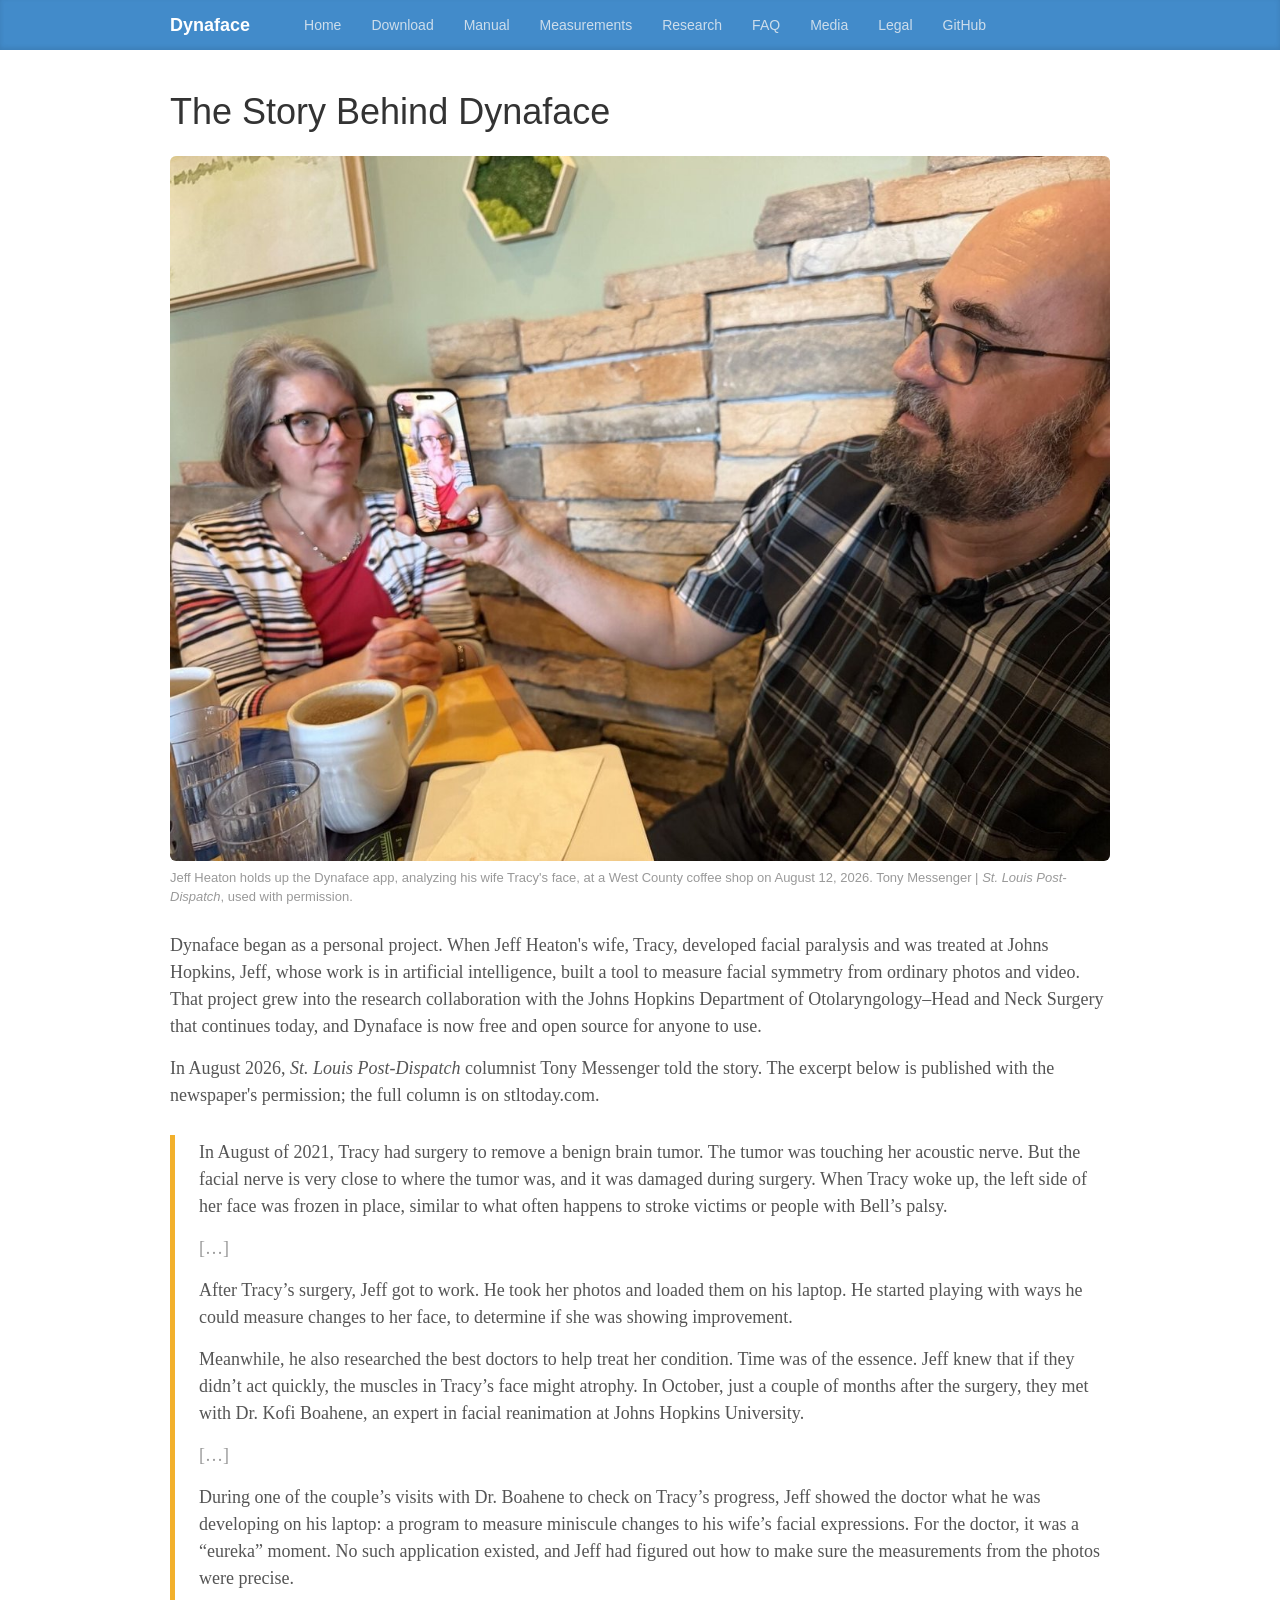
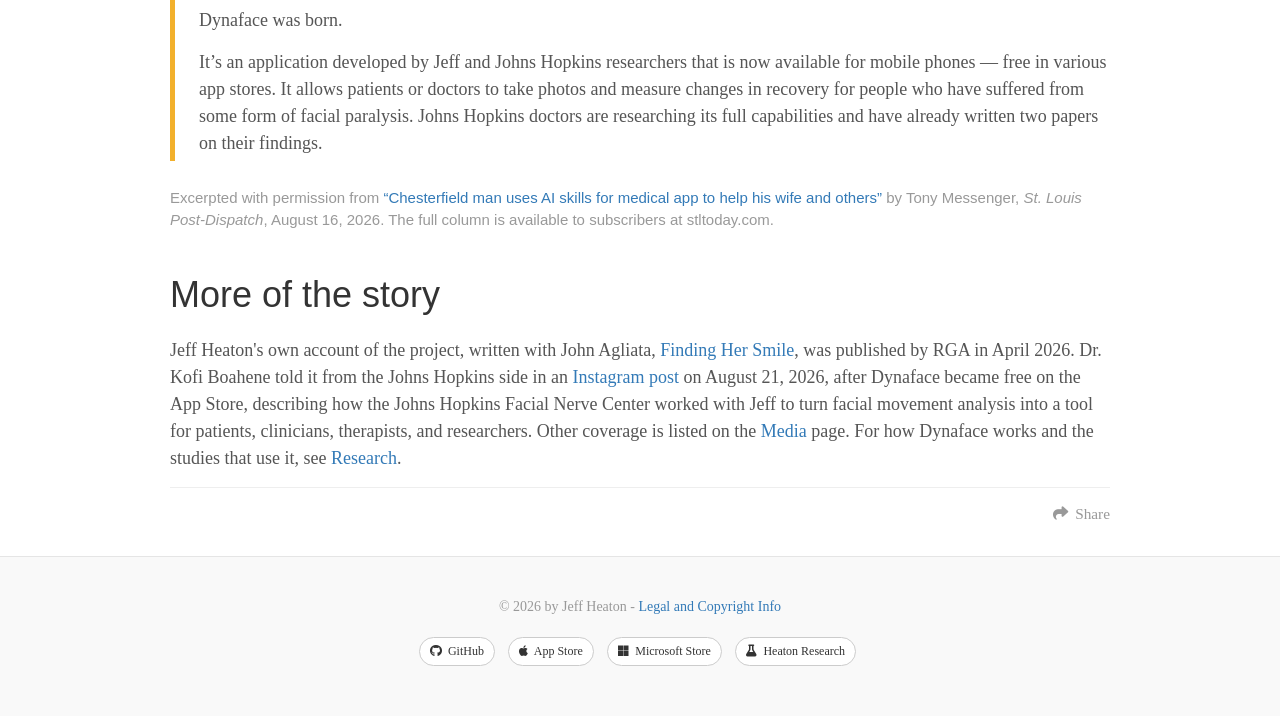
<file: story/index.html>
<!DOCTYPE html>
<html lang="en">
<head>
  <meta charset="utf-8">
  
  <title>The Story Behind Dynaface | Dynaface</title>
  <meta name="viewport" content="width=device-width, initial-scale=1">
  
  <meta name="description" content="How Jeff Heaton built Dynaface after his wife developed facial paralysis, and how it grew into a research collaboration with Johns Hopkins.">
<meta property="og:type" content="website">
<meta property="og:title" content="The Story Behind Dynaface">
<meta property="og:url" content="https://www.dynaface.org/story/">
<meta property="og:site_name" content="Dynaface">
<meta property="og:description" content="How Jeff Heaton built Dynaface after his wife developed facial paralysis, and how it grew into a research collaboration with Johns Hopkins.">
<meta property="og:locale">
<meta property="og:image" content="https://www.dynaface.org/dynaface-title.jpg">
<meta property="article:published_time" content="2026-10-26T10:24:25.397Z">
<meta property="article:modified_time" content="2026-10-26T10:24:25.397Z">
<meta property="article:author" content="Jeff Heaton">
<meta name="twitter:card" content="summary">
<meta name="twitter:image" content="https://www.dynaface.org/dynaface-title.jpg">
<meta name="twitter:creator" content="@jeffheaton">
  
  
    
    <link rel="icon" href="/favicon.ico" sizes="any">
    <link rel="icon" type="image/png" sizes="32x32" href="/favicon-32x32.png">
    <link rel="icon" type="image/png" sizes="16x16" href="/favicon-16x16.png">
    <link rel="apple-touch-icon" sizes="180x180" href="/apple-touch-icon.png">
  
  
    <link rel="preconnect" href="https://fonts.googleapis.com">
    <link rel="preconnect" href="https://fonts.gstatic.com" crossorigin>
    <link href="https://fonts.googleapis.com/css?family=Source+Code+Pro&display=swap" rel="stylesheet">
  

  <meta name="theme-color" content="#428bca">
  
<script type="application/ld+json">{"@context":"https://schema.org","@graph":[{"@type":"WebSite","@id":"https://www.dynaface.org/#website","name":"Dynaface","url":"https://www.dynaface.org/","publisher":{"@id":"https://www.dynaface.org/#person"}},{"@type":"SoftwareApplication","@id":"https://www.dynaface.org/#software","name":"Dynaface","url":"https://www.dynaface.org/","description":"Dynaface measures facial symmetry from images and video using AI-based facial landmark detection. It is a research tool, not a registered medical device.","applicationCategory":"MultimediaApplication","applicationSubCategory":"Facial symmetry measurement","operatingSystem":"macOS, iOS, iPadOS, Android, Windows 10, Windows 11","featureList":["Automatic detection of 98 facial landmarks","Facial Asymmetry Index (FAI)","Oral commissure excursion","Brow height, eye area, and dental display symmetry","Profile analysis: nasofrontal angle, nasolabial angle, nasal tip projection","Frame-by-frame video analysis with measurement charts","CSV export of every measurement","On-device processing; no images or video are uploaded"],"screenshot":"https://www.dynaface.org/iphone-video-analysis.jpg","softwareHelp":{"@type":"CreativeWork","url":"https://github.com/jeffheaton/dynaface/blob/main/dynaface-app/manual-app.md"},"license":"https://www.apache.org/licenses/LICENSE-2.0","author":{"@id":"https://www.dynaface.org/#person"},"offers":{"@type":"Offer","price":"0","priceCurrency":"USD"},"sameAs":["https://github.com/jeffheaton/dynaface","https://apps.apple.com/us/app/dynaface/id6475224118","https://apps.microsoft.com/detail/9ng0gpsmktb2","https://pypi.org/project/dynaface/","https://www.nuget.org/packages/Dynaface"]},{"@type":"Person","@id":"https://www.dynaface.org/#person","name":"Jeff Heaton","url":"https://www.heatonresearch.com/","jobTitle":"Computer Scientist","sameAs":["https://github.com/jeffheaton","https://www.linkedin.com/in/jeffheaton","https://scholar.google.com/citations?user=1jPGeg4AAAAJ","https://orcid.org/0000-0003-1496-4049"]},{"@type":"ScholarlyArticle","@id":"https://doi.org/10.1002/lary.70417","name":"Associations of AI-based facial metrics with patient-reported outcomes in idiopathic facial paralysis","url":"https://doi.org/10.1002/lary.70417","datePublished":"2026","isPartOf":{"@type":"Periodical","name":"Laryngoscope"},"mentions":{"@id":"https://www.dynaface.org/#software"}},{"@type":"ScholarlyArticle","@id":"https://doi.org/10.1177/26893614251395737","name":"Use of dynamic, automated facial analysis in quantifying oral-ocular synkinesis","url":"https://doi.org/10.1177/26893614251395737","datePublished":"2026","isPartOf":{"@type":"Periodical","name":"Facial Plastic Surgery & Aesthetic Medicine"},"mentions":{"@id":"https://www.dynaface.org/#software"}},{"@type":"ScholarlyArticle","@id":"https://doi.org/10.1177/26893614251404008","name":"Invited commentary on \"Use of dynamic, automated facial analysis in quantifying oral-ocular synkinesis,\" by Renne et al.","url":"https://doi.org/10.1177/26893614251404008","datePublished":"2026","isPartOf":{"@type":"Periodical","name":"Facial Plastic Surgery & Aesthetic Medicine"},"mentions":{"@id":"https://www.dynaface.org/#software"}},{"@type":"ScholarlyArticle","@id":"https://doi.org/10.1177/26893614251407675","name":"Facial weakness in facioscapulohumeral muscular dystrophy: Objective and patient-reported measures to guide reconstructive interventions","url":"https://doi.org/10.1177/26893614251407675","datePublished":"2026","isPartOf":{"@type":"Periodical","name":"Facial Plastic Surgery & Aesthetic Medicine"},"mentions":{"@id":"https://www.dynaface.org/#software"}}]}</script>

  
<link rel="stylesheet" href="/vendor/fontawesome/css/all.min.css">


  
  

  

  
<link rel="stylesheet" href="/css/styles.css">

  

<meta name="generator" content="Hexo 5.4.2"></head>

<body>
  <nav class="navbar navbar-inverse">
  <div class="container">
    <!-- Brand and toggle get grouped for better mobile display -->
    <div class="navbar-header">
      <button type="button" class="navbar-toggle collapsed" data-target="#main-menu-navbar" aria-controls="main-menu-navbar" aria-expanded="false" aria-label="Toggle navigation">
        <span class="sr-only">Toggle navigation</span>
        <span class="icon-bar"></span>
        <span class="icon-bar"></span>
        <span class="icon-bar"></span>
      </button>
      
        <a class="navbar-brand" href="/">Dynaface</a>
      
    </div>

    <!-- Collect the nav links, forms, and other content for toggling -->
    <div class="collapse navbar-collapse" id="main-menu-navbar">
      <ul class="nav navbar-nav">
        
          <li><a class=""
                 href="/">Home</a></li>
        
          <li><a class=""
                 href="/#download">Download</a></li>
        
          <li><a class=""
                 target="_blank" rel="noopener" href="https://github.com/jeffheaton/dynaface/blob/main/dynaface-app/manual-app.md">Manual</a></li>
        
          <li><a class=""
                 href="/measurements/">Measurements</a></li>
        
          <li><a class=""
                 href="/research/">Research</a></li>
        
          <li><a class=""
                 href="/faq/">FAQ</a></li>
        
          <li><a class=""
                 href="/media/">Media</a></li>
        
          <li><a class=""
                 href="/legal/">Legal</a></li>
        
          <li><a class=""
                 target="_blank" rel="noopener" href="https://github.com/jeffheaton/dynaface">GitHub</a></li>
        
      </ul>

      <!--
      <ul class="nav navbar-nav navbar-right">
        
      </ul>
      -->
    </div><!-- /.navbar-collapse -->
  </div><!-- /.container-fluid -->
</nav>

  <div class="container">
    <h1>The Story Behind Dynaface</h1>
<div class="row">
    <div class="col-sm-12 blog-main">
      <article id="page-" class="article article-type-page" itemscope itemprop="blogPost">


  <div class="article-inner">

    <div class="article-entry" itemprop="articleBody">
      
        
<!-- The photograph and the excerpt on this page are used with the permission
     of the St. Louis Post-Dispatch. Its executive editor, replying to Jeff
     Heaton's August 25, 2026 reprint inquiry, allowed a few paragraphs of the
     column to be excerpted with a link back to the full article, plus one of
     the published photographs. The full column may not be republished here. -->

<figure class="story-photo">
  <img src="/story-post-dispatch.jpg" width="1200" height="900"
       alt="Jeff Heaton holds up his phone, showing the Dynaface app with his wife Tracy's face on screen, across a coffee-shop table from Tracy.">
  <figcaption>Jeff Heaton holds up the Dynaface app, analyzing his wife Tracy's
  face, at a West County coffee shop on August 12, 2026. Tony Messenger |
  <em>St. Louis Post-Dispatch</em>, used with permission.</figcaption>
</figure>

<p>Dynaface began as a personal project. When Jeff Heaton's wife, Tracy,
developed facial paralysis and was treated at Johns Hopkins, Jeff, whose work
is in artificial intelligence, built a tool to measure facial symmetry from
ordinary photos and video. That project grew into the research collaboration
with the Johns Hopkins Department of Otolaryngology&ndash;Head and Neck Surgery
that continues today, and Dynaface is now free and open source for anyone to
use.</p>

<p>In August 2026, <em>St. Louis Post-Dispatch</em> columnist Tony Messenger
told the story. The excerpt below is published with the newspaper's
permission; the full column is on stltoday.com.</p>

<blockquote class="story-excerpt">
  <!-- Six paragraphs of the column, verbatim; [...] marks omitted paragraphs. -->
  <p>In August of 2021, Tracy had surgery to remove a benign brain tumor. The
  tumor was touching her acoustic nerve. But the facial nerve is very close to
  where the tumor was, and it was damaged during surgery. When Tracy woke up,
  the left side of her face was frozen in place, similar to what often happens
  to stroke victims or people with Bell’s palsy.</p>
  <p class="story-omission">[&hellip;]</p>
  <p>After Tracy’s surgery, Jeff got to work. He took her photos and loaded
  them on his laptop. He started playing with ways he could measure changes to
  her face, to determine if she was showing improvement.</p>
  <p>Meanwhile, he also researched the best doctors to help treat her
  condition. Time was of the essence. Jeff knew that if they didn’t act
  quickly, the muscles in Tracy’s face might atrophy. In October, just a
  couple of months after the surgery, they met with Dr. Kofi Boahene, an expert
  in facial reanimation at Johns Hopkins University.</p>
  <p class="story-omission">[&hellip;]</p>
  <p>During one of the couple’s visits with Dr. Boahene to check on Tracy’s
  progress, Jeff showed the doctor what he was developing on his laptop: a
  program to measure miniscule changes to his wife’s facial expressions. For
  the doctor, it was a “eureka” moment. No such application existed, and
  Jeff had figured out how to make sure the measurements from the photos were
  precise.</p>
  <p>Dynaface was born.</p>
  <p>It’s an application developed by Jeff and Johns Hopkins researchers that
  is now available for mobile phones — free in various app stores. It allows
  patients or doctors to take photos and measure changes in recovery for people
  who have suffered from some form of facial paralysis. Johns Hopkins doctors
  are researching its full capabilities and have already written two papers on
  their findings.</p>
</blockquote>

<p class="story-source">Excerpted with permission from
<a target="_blank" rel="noopener" href="https://www.stltoday.com/news/local/column/tony-messenger/article_4d81abcb-e16b-4785-bbb4-e0d140dd1297.html">&ldquo;Chesterfield
man uses AI skills for medical app to help his wife and others&rdquo;</a> by
Tony Messenger, <em>St. Louis Post-Dispatch</em>, August 16, 2026. The full
column is available to subscribers at stltoday.com.</p>

<h1>More of the story</h1>

<p>Jeff Heaton's own account of the project, written with John Agliata,
<a target="_blank" rel="noopener" href="https://www.rgare.com/knowledge-center/article/finding-her-smile--ai-expertise-sparks-a-medical-breakthrough">Finding
Her Smile</a>, was published by RGA in April 2026. Dr. Kofi Boahene told it
from the Johns Hopkins side in an
<a target="_blank" rel="noopener" href="https://www.instagram.com/reel/DcUCtFCKbfL/">Instagram post</a> on
August 21, 2026, after Dynaface became free on the App Store, describing how
the Johns Hopkins Facial Nerve Center worked with Jeff to turn facial movement
analysis into a tool for patients, clinicians, therapists, and researchers.
Other coverage is listed on the <a href="/media/">Media</a> page. For how Dynaface works and the studies
that use it, see <a href="/research/">Research</a>.</p>

      
    </div>

    
      

    

    <footer class="article-footer">
      <a data-url="https://www.dynaface.org/story/" data-id="cmvp40uax0008le37cc3g509s" class="article-share-link">
        <i class="fa fa-share"></i> Share
      </a>
      

    </footer>
  </div>
  
    

  
</article>

    </div>
</div>

  </div>
  <footer class="blog-footer">
  <div class="container">
    <div id="footer-info" class="inner">
      &copy; 2026 by Jeff Heaton - <a href="/legal/">Legal and Copyright Info</a><br><br>
<ul class="list-inline banner-social-buttons">
  <li><a class="btn btn-default btn-sm" target="_blank" rel="noopener" href="https://github.com/jeffheaton/dynaface"><i class="fa-brands fa-github"></i> <span class="network-name">GitHub</span></a></li>
  <li><a class="btn btn-default btn-sm" target="_blank" rel="noopener" href="https://apps.apple.com/us/app/dynaface/id6475224118"><i class="fa-brands fa-apple"></i> <span class="network-name">App Store</span></a></li>
  <li><a class="btn btn-default btn-sm" target="_blank" rel="noopener" href="https://apps.microsoft.com/detail/9ng0gpsmktb2"><i class="fa-brands fa-microsoft"></i> <span class="network-name">Microsoft Store</span></a></li>
  <li><a class="btn btn-default btn-sm" target="_blank" rel="noopener" href="https://www.heatonresearch.com/"><i class="fa-solid fa-flask"></i> <span class="network-name">Heaton Research</span></a></li>
</ul>

    </div>
  </div>
</footer>

  







<script src="/js/script.js"></script>


</body>
</html>
</file>
<file: css/styles.css>
/* Concatenates the stylesheet files */
/**
 * Base styles: a minimal, hand-written replacement for Bootstrap 3.
 *
 * Implements only what this site actually uses (container, grid, navbar,
 * buttons, pagination, tables, a few utilities), keeping the original
 * Bootstrap class names so no content markup had to change.
 *
 * Colors live in CSS custom properties; a prefers-color-scheme media
 * query provides the dark palette.
 */

:root {
  color-scheme: light dark;
  --bg: #ffffff;
  --text: #555555;
  --heading: #333333;
  --link: #337ab7;
  --link-hover: #23527c;
  --muted: #999999;
  --border: #eeeeee;
  --border-strong: #dddddd;
  --code-fg: #c7254e;
  --code-bg: #eeeeee;
  --hl-bg: #ffffff;
  --hl-pre-bg: #eeeeee;
  --inset-bg: #f5f5f5;
  --footer-bg: #f9f9f9;
  --footer-border: #e5e5e5;
  --navbar-bg: #428bca;
  --navbar-fg: #cdddeb;
  --btn-default-fg: #333333;
  --btn-default-bg: #ffffff;
  --btn-default-bg-hover: #e6e6e6;
  --btn-default-border: #cccccc;
}

@media (prefers-color-scheme: dark) {
  :root {
    --bg: #14181d;
    --text: #b6bec7;
    --heading: #e4e9ee;
    --link: #7db3e8;
    --link-hover: #a7cdf2;
    --muted: #8a939c;
    --border: #262c33;
    --border-strong: #333b44;
    --code-fg: #e58fa5;
    --code-bg: #1f252c;
    --hl-bg: #14181d;
    --hl-pre-bg: #1f252c;
    --inset-bg: #1b2127;
    --footer-bg: #171c21;
    --footer-border: #262c33;
    --btn-default-fg: #d5dbe1;
    --btn-default-bg: #1b2127;
    --btn-default-bg-hover: #262e36;
    --btn-default-border: #3a434d;
  }
}

/* Reset & typography */

*,
*:before,
*:after {
  box-sizing: border-box;
}

html {
  font-size: 10px;
  -webkit-tap-highlight-color: rgba(0, 0, 0, 0);
}

body {
  margin: 0;
  font-size: 14px;
  line-height: 1.42857143;
  background-color: var(--bg);
}

img {
  vertical-align: middle;
  border: 0;
}

a {
  color: var(--link);
  text-decoration: none;
}
a:hover,
a:focus {
  color: var(--link-hover);
  text-decoration: underline;
}

h1 { font-size: 36px; }
h2 { font-size: 30px; }
h3 { font-size: 24px; }
h4 { font-size: 18px; }
h5 { font-size: 14px; }
h6 { font-size: 12px; }

.lead {
  margin-bottom: 20px;
  font-size: 21px;
  font-weight: 300;
  line-height: 1.4;
}

hr {
  margin-top: 20px;
  margin-bottom: 20px;
  border: 0;
  border-top: 1px solid var(--border);
}

blockquote {
  padding: 10px 20px;
  margin: 0 0 20px;
  font-size: 1.25em;
  border-left: 5px solid var(--border);
}

ul, ol {
  margin-top: 0;
  margin-bottom: 10px;
}

dl {
  margin-top: 0;
  margin-bottom: 20px;
}
dt {
  font-weight: bold;
}
dd {
  margin-left: 0;
}

/* Code */

code, pre, kbd, samp {
  font-family: "Source Code Pro", Menlo, Monaco, Consolas, "Courier New", monospace;
}

code {
  padding: 2px 4px;
  font-size: 90%;
  color: var(--code-fg);
  background-color: var(--code-bg);
  border-radius: 4px;
}

pre {
  display: block;
  padding: 9.5px;
  margin: 0 0 10px;
  font-size: 13px;
  line-height: 1.42857143;
  color: var(--text);
  word-break: break-all;
  word-wrap: break-word;
  background-color: var(--code-bg);
  border: 1px solid var(--border-strong);
  border-radius: 4px;
  overflow: auto;
}

pre code {
  padding: 0;
  font-size: inherit;
  color: inherit;
  background-color: transparent;
  border-radius: 0;
}

/* Layout: container & grid */

.container {
  margin-right: auto;
  margin-left: auto;
  padding-left: 15px;
  padding-right: 15px;
  width: 100%;
}
@media (min-width: 768px) {
  .container { width: 750px; }
}
@media (min-width: 992px) {
  .container { width: 970px; }
}

.row {
  display: flex;
  flex-wrap: wrap;
  margin-left: -15px;
  margin-right: -15px;
}

.col,
[class^="col-"],
[class*=" col-"] {
  position: relative;
  width: 100%;
  min-height: 1px;
  padding-left: 15px;
  padding-right: 15px;
}

.col {
  flex: 1 0 0%;
}

.col-xs-6 { flex: 0 0 50%; max-width: 50%; }

@media (min-width: 768px) {
  .col-sm-1  { flex: 0 0 8.33333333%;  max-width: 8.33333333%; }
  .col-sm-2  { flex: 0 0 16.66666667%; max-width: 16.66666667%; }
  .col-sm-3  { flex: 0 0 25%;          max-width: 25%; }
  .col-sm-4  { flex: 0 0 33.33333333%; max-width: 33.33333333%; }
  .col-sm-5  { flex: 0 0 41.66666667%; max-width: 41.66666667%; }
  .col-sm-6  { flex: 0 0 50%;          max-width: 50%; }
  .col-sm-7  { flex: 0 0 58.33333333%; max-width: 58.33333333%; }
  .col-sm-8  { flex: 0 0 66.66666667%; max-width: 66.66666667%; }
  .col-sm-9  { flex: 0 0 75%;          max-width: 75%; }
  .col-sm-10 { flex: 0 0 83.33333333%; max-width: 83.33333333%; }
  .col-sm-11 { flex: 0 0 91.66666667%; max-width: 91.66666667%; }
  .col-sm-12 { flex: 0 0 100%;         max-width: 100%; }
  .col-sm-offset-1 { margin-left: 8.33333333%; }
}
@media (min-width: 992px) {
  .col-md-4 { flex: 0 0 33.33333333%; max-width: 33.33333333%; }
}
@media (min-width: 1200px) {
  .col-lg-4 { flex: 0 0 33.33333333%; max-width: 33.33333333%; }
}

/* Navbar */

.navbar {
  position: relative;
  min-height: 50px;
  margin-bottom: 20px;
}
.navbar > .container {
  display: flex;
  flex-wrap: wrap;
  align-items: center;
}
.navbar-header {
  display: flex;
  align-items: center;
  justify-content: space-between;
  width: 100%;
}
.navbar-brand {
  order: -1; /* brand renders left of the toggle despite DOM order */
  padding: 15px;
  margin-left: -15px;
  font-size: 18px;
  line-height: 20px;
}
.navbar-brand:hover,
.navbar-brand:focus {
  text-decoration: none;
}
.navbar-toggle {
  padding: 9px 10px;
  margin: 8px 0;
  background-color: transparent;
  background-image: none;
  border: 1px solid transparent;
  border-radius: 4px;
  cursor: pointer;
}
.navbar-toggle .icon-bar {
  display: block;
  width: 22px;
  height: 2px;
  border-radius: 1px;
}
.navbar-toggle .icon-bar + .icon-bar {
  margin-top: 4px;
}
.navbar-collapse {
  display: none;
  flex-basis: 100%;
}
.navbar-collapse.in {
  display: block;
}
.navbar-nav {
  margin: 0;
  padding: 0;
  list-style: none;
}
.navbar-nav > li > a {
  display: block;
  padding: 10px 15px;
  line-height: 20px;
}
.navbar-nav > li > a:hover,
.navbar-nav > li > a:focus {
  text-decoration: none;
}
@media (min-width: 768px) {
  .navbar-header {
    width: auto;
  }
  .navbar-toggle {
    display: none;
  }
  .navbar-collapse {
    display: flex !important;
    flex-basis: auto;
    flex: 1;
    align-items: center;
  }
  .navbar-nav {
    display: flex;
  }
  .navbar-nav > li > a {
    padding-top: 15px;
    padding-bottom: 15px;
  }
  .navbar-right {
    margin-left: auto;
  }
}

/* Nav pills (prev/next post navigation) */

.nav {
  margin: 0;
  padding: 0;
  list-style: none;
}
.nav > li > a {
  display: block;
  padding: 10px 15px;
}
.nav > li > a:hover,
.nav > li > a:focus {
  text-decoration: none;
}
@media (min-width: 768px) {
  .nav-justified {
    display: flex;
  }
  .nav-justified > li {
    flex: 1;
  }
  .nav-justified > li > a {
    text-align: center;
  }
}

/* Buttons */

.btn {
  display: inline-block;
  padding: 6px 12px;
  margin-bottom: 0;
  font-size: 14px;
  font-weight: normal;
  line-height: 1.42857143;
  text-align: center;
  white-space: nowrap;
  vertical-align: middle;
  cursor: pointer;
  border: 1px solid transparent;
  border-radius: 4px;
  user-select: none;
}
.btn:hover,
.btn:focus {
  text-decoration: none;
}
.btn-default {
  color: var(--btn-default-fg);
  background-color: var(--btn-default-bg);
  border-color: var(--btn-default-border);
}
.btn-default:hover,
.btn-default:focus {
  color: var(--btn-default-fg);
  background-color: var(--btn-default-bg-hover);
}
.btn-primary {
  color: #ffffff;
  background-color: #428bca;
  border-color: #337ab7;
}
.btn-primary:hover,
.btn-primary:focus {
  color: #ffffff;
  background-color: #3071a9;
  border-color: #285e8e;
}
.btn-sm {
  padding: 5px 10px;
  font-size: 12px;
}

/* Pagination */

.pagination {
  display: inline-flex;
  padding-left: 0;
  margin: 20px 0;
  list-style: none;
}
.pagination > li > a,
.pagination > li > span {
  display: block;
  padding: 6px 12px;
  margin-left: -1px;
  line-height: 1.42857143;
  white-space: nowrap;
  color: var(--link);
  background-color: var(--bg);
  border: 1px solid var(--border-strong);
}
.pagination > li > a:hover,
.pagination > li > a:focus {
  color: var(--link-hover);
  background-color: var(--inset-bg);
  text-decoration: none;
}
.pagination > .active > a,
.pagination > .active > span {
  color: #ffffff;
  background-color: #428bca;
  border-color: #428bca;
  cursor: default;
}
.pagination > .disabled > a,
.pagination > .disabled > span {
  color: var(--muted);
  background-color: var(--bg);
  cursor: not-allowed;
}

/* Tables */

.table {
  width: 100%;
  max-width: 100%;
  margin-bottom: 15px;
  border-collapse: collapse;
  border-spacing: 0;
}
.table th,
.table td {
  padding: 8px;
  text-align: left;
  vertical-align: top;
  border-top: 1px solid var(--border-strong);
}
.table thead th {
  border-top: 0;
  border-bottom: 2px solid var(--border-strong);
}
.table-responsive {
  min-height: 0.01%;
  overflow-x: auto;
  margin-bottom: 15px;
}
.table-responsive .table {
  margin-bottom: 0;
}

/* Utilities */

.img-responsive {
  display: block;
  max-width: 100%;
  height: auto;
}
.center-block {
  display: block;
  margin-left: auto;
  margin-right: auto;
}
.pull-left { float: left; }
.pull-right { float: right; }
.list-inline {
  padding-left: 0;
  margin-left: -5px;
  list-style: none;
}
.list-inline > li {
  display: inline-block;
  padding-left: 5px;
  padding-right: 5px;
}
.thumbnail {
  display: block;
  padding: 4px;
  margin-bottom: 20px;
  line-height: 1.42857143;
  background-color: var(--bg);
  border: 1px solid var(--border-strong);
  border-radius: 4px;
}
.sr-only {
  position: absolute;
  width: 1px;
  height: 1px;
  margin: -1px;
  padding: 0;
  overflow: hidden;
  clip: rect(0, 0, 0, 0);
  border: 0;
}

/**
 * Base Hexo and Theme styles
 *
 * This stylesheet is meant to give a baseline style
 * for the built-in Hexo tags and theme markdown. They shouldn't need
 * to change as often as the styles in `custom.css` (in theory).
 */

/* Globals */

.left, .alignleft {
  float: left;
}
.right, .alignright {
  float: right;
}

/* Sidebar */

.sidebar-module-list-count {
  padding-left: 5px;
}
.sidebar-module-list-count:before { content: "("; }
.sidebar-module-list-count:after { content: ")"; }

/* Articles */

.article-entry {
  overflow: hidden; /* fixes problems on small width devices */
}

.article-meta {
  margin-bottom: 20px;
}
.article-meta > * {
  display: inline-block;
  margin-right: 15px;
}

.article-date:before,
.article-author:before,
.article-category-link:before {
  display: inline-block;
  font-family: "Font Awesome 6 Free";
  font-weight: 900;
  margin-right: 0.25em;
  text-rendering: auto;
  -webkit-font-smoothing: antialiased;
}
.article-date:before { content: "\f073"; }
.article-author:before { content: "\f007"; }
.article-category-link:before { content: "\f07b"; }

/* blockquote */
.article-entry blockquote footer cite {
  display: inline-block;
}
.article-entry blockquote footer cite::before {
  content: "~";
  padding: 0px 0.5em;
}

.article-entry .pullquote.right {
  margin-right: 0.5em;
  margin-left: 1em;
}
.article-entry .pullquote {
  text-align: left;
  width: 45%;
  margin: 0;
}

/* article tags */
.article-tag-list {
  margin: 0;
  padding: 0;
  list-style-type: none;
}
.article-tag-list-item {
  display: inline-block;
  margin-right: 15px;
}
.article-tag-list-link:before {
  display: inline-block;
  font-family: "Font Awesome 6 Free";
  font-weight: 900;
  content: "\f02b";
  margin-right: 0.25em;
  text-rendering: auto;
  -webkit-font-smoothing: antialiased;
}

.article-footer {
  border-top: 1px solid var(--border);
  padding-top: 15px;
}

.article-comment-link { display: inline-block; }
.article-share-link {
  cursor: pointer;
  float: right;
  margin-left: 20px;
}

/* prev/next navigation between articles */
#article-nav {
  margin-top: 30px;
}
#article-nav>li {
  padding: 2px;
  font-size: 0.8em;
}
#article-nav>li>a {
  border: 1px solid var(--link);
}
#article-nav>li>a:hover {
  border: 1px solid var(--link-hover);
}
.article-nav-link-wrap .fa {
  margin: 4px 0;
}

/* article media */

.article-entry img,
.article-entry video {
  max-width: 100%;
  height: auto;
  display: block;
  margin: auto;
}
.article-entry .caption {
  color: var(--muted);
  display: block;
  font-size: 0.9em;
  margin-top: 0.5em;
  position: relative;
  text-align: center;
}
.article-entry .video-container {
  position: relative;
  padding-top: 56.25%;
  height: 0;
  overflow: hidden;
}
.article-entry .video-container iframe,
.article-entry .video-container object,
.article-entry .video-container embed {
  position: absolute;
  top: 0;
  left: 0;
  width: 100%;
  height: 100%;
  margin-top: 0;
}

.article-gallery {
  padding-top: 15px;
  border-top: 1px solid var(--border);
}

/* Archives */

.archive-year-wrap {
  border-bottom: 1px solid var(--border);
  font-size: 2em;
}
.archive-article {
  margin: 30px 0;
}
.archive-article h1 {
  margin: 0;
  font-size: 1.3em;
}

/** Callout Styles */

.bs-callout {
  padding: 20px;
  margin: 20px 0;
  border: 1px solid var(--border);
  border-left-width: 5px;
  border-radius: 3px;
}
.bs-callout h4,
.bs-callout .fa {
  margin-top: 0;
  margin-bottom: 5px;
}
.bs-callout p:last-child {
  margin-bottom: 0;
}
.bs-callout code {
  border-radius: 3px;
}
.bs-callout+.bs-callout {
  margin-top: -5px;
}
.bs-callout-default {
  border-left-color: #777;
}
.bs-callout-default h4,
.bs-callout-default .fa {
  color: #777;
}
.bs-callout-primary {
  border-left-color: #428bca;
}
.bs-callout-primary h4,
.bs-callout-primary .fa {
  color: #428bca;
}
.bs-callout-success {
  border-left-color: #5cb85c;
}
.bs-callout-success h4,
.bs-callout-success .fa {
  color: #5cb85c;
}
.bs-callout-danger {
  border-left-color: #d9534f;
}
.bs-callout-danger h4,
.bs-callout-danger .fa {
  color: #d9534f;
}
.bs-callout-warning {
  border-left-color: #f0ad4e;
}
.bs-callout-warning h4,
.bs-callout-warning .fa {
  color: #f0ad4e;
}
.bs-callout-info {
  border-left-color: #5bc0de;
}
.bs-callout-info h4,
.bs-callout-info .fa {
  color: #5bc0de;
}

/*
 * Social media sharing module
 */
.article-share-box {
  position: absolute;
  display: none;
  background: var(--bg);
  -webkit-box-shadow: 1px 2px 10px rgba(0,0,0,0.2);
  box-shadow: 1px 2px 10px rgba(0,0,0,0.2);
  -webkit-border-radius: 3px;
  border-radius: 3px;
  margin-left: -145px;
  overflow: hidden;
  z-index: 1;
}
.article-share-box.on {
  display: block;
}
.article-share-input {
  width: 100%;
  background: none;
  -webkit-box-sizing: border-box;
  -moz-box-sizing: border-box;
  box-sizing: border-box;
  font: 14px "Helvetica Neue", Helvetica, Arial, sans-serif;
  padding: 0 15px;
  color: var(--text);
  outline: none;
  border: 1px solid var(--border-strong);
  -webkit-border-radius: 3px 3px 0 0;
  border-radius: 3px 3px 0 0;
  height: 36px;
  line-height: 36px;
}
.article-share-links {
  zoom: 1;
  background: #eee;
  line-height: normal;
}
.article-share-links:before,
.article-share-links:after {
  content: "";
  display: table;
}
.article-share-links:after {
  clear: both;
}
.article-share-twitter,
.article-share-facebook,
.article-share-pinterest {
  width: 50px;
  height: 36px;
  display: block;
  float: left;
  position: relative;
  color: #999;
  text-shadow: none;
}
.article-share-twitter:before,
.article-share-facebook:before,
.article-share-pinterest:before {
  font-size: 20px;
  font-family: "Font Awesome 6 Brands";
  font-weight: 400;
  width: 20px;
  height: 20px;
  position: absolute;
  top: 50%;
  left: 50%;
  margin-top: -10px;
  margin-left: -10px;
  text-align: center;
}
.article-share-twitter:hover,
.article-share-facebook:hover,
.article-share-pinterest:hover {
  color: #fff;
}
.article-share-twitter:before {
  content: "\e61b";
}
.article-share-twitter:hover {
  background: #000000;
}
.article-share-facebook:before {
  content: "\f09a";
}
.article-share-facebook:hover {
  background: #3b5998;
  }
.article-share-pinterest:before {
  content: "\f0d2";
}
.article-share-pinterest:hover {
  background: #cb2027;
  }

/** Highlight.js Styles (Syntax Highlighting) */

.highlight {
  display: block;
  background: var(--hl-bg);
  color: #333333;
  overflow-x: auto;
  margin-bottom: 15px;
}

.highlight .gutter pre {
  border: 0;
  text-align: right;
  padding-right: 10px;
  background-color: transparent;
}
.highlight .code {
  width: 100%;
}

.highlight figcaption {
  font-size: .8em;
  color: #999;
}
.highlight figcaption a {
  float: right;
}

.highlight table {
  margin: 0;
  width: 100%;
}

.highlight pre {
  margin: 0;
  background-color: var(--hl-pre-bg);
  border: 0;
}

.highlight .comment,
.highlight .meta {
  color: #969896;
}

.highlight .string,
.highlight .value,
.highlight .variable,
.highlight .template-variable,
.highlight .strong,
.highlight .emphasis,
.highlight .quote,
.highlight .inheritance,
.highlight.ruby .symbol,
.highlight.xml .cdata {
  color: #df5000;
}

.highlight .keyword,
.highlight .selector-tag,
.highlight .type,
.highlight.javascript .function {
  color: #a71d5d;
}

.highlight .number,
.highlight .preprocessor,
.highlight .built_in,
.highlight .params,
.highlight .constant,
.highlight .literal,
.highlight .symbol,
.highlight .bullet,
.highlight .attribute,
.highlight.css .hexcolor {
  color: #0086b3;
}

.highlight .section,
.highlight .header,
.highlight .name,
.highlight .function,
.highlight.python .decorator,
.highlight.python .title,
.highlight.ruby .function .title,
.highlight.ruby .title .keyword,
.highlight.perl .sub,
.highlight.javascript .title,
.highlight.coffeescript .title {
  color: #63a35c;
}

.highlight .tag,
.highlight .regexp {
  color: #333333;
}

.highlight .title,
.highlight .attr,
.highlight .selector-id,
.highlight .selector-class,
.highlight .selector-attr,
.highlight .selector-pseudo,
.highlight.ruby .constant,
.highlight.xml .tag .title,
.highlight.xml .pi,
.highlight.xml .doctype,
.highlight.html .doctype,
.highlight.css .id,
.highlight.css .class,
.highlight.css .pseudo,
.highlight .class,
.highlight.ruby .class .title,
.highlight.css .rules .attribute {
  color: #795da3;
}

.highlight .addition {
  color: #55a532;
  background-color: #eaffea;
}

.highlight .deletion {
  color: #bd2c00;
  background-color: #ffecec;
}

.highlight .link {
  text-decoration: underline;
}

.article-entry .highlight .line {
  height: 22.400000000000002px;
}

/* Dark-mode token palette (GitHub-dark style) */
@media (prefers-color-scheme: dark) {
  .highlight { color: #c9d1d9; }
  .highlight .comment,
  .highlight .meta { color: #8b949e; }
  .highlight .string,
  .highlight .value,
  .highlight .variable,
  .highlight .template-variable,
  .highlight .strong,
  .highlight .emphasis,
  .highlight .quote,
  .highlight .inheritance,
  .highlight.ruby .symbol,
  .highlight.xml .cdata { color: #ffa657; }
  .highlight .keyword,
  .highlight .selector-tag,
  .highlight .type,
  .highlight.javascript .function { color: #ff7b72; }
  .highlight .number,
  .highlight .preprocessor,
  .highlight .built_in,
  .highlight .params,
  .highlight .constant,
  .highlight .literal,
  .highlight .symbol,
  .highlight .bullet,
  .highlight .attribute,
  .highlight.css .hexcolor { color: #79c0ff; }
  .highlight .section,
  .highlight .header,
  .highlight .name,
  .highlight .function,
  .highlight.python .decorator,
  .highlight.python .title,
  .highlight.ruby .function .title,
  .highlight.ruby .title .keyword,
  .highlight.perl .sub,
  .highlight.javascript .title,
  .highlight.coffeescript .title { color: #7ee787; }
  .highlight .tag,
  .highlight .regexp { color: #c9d1d9; }
  .highlight .title,
  .highlight .attr,
  .highlight .selector-id,
  .highlight .selector-class,
  .highlight .selector-attr,
  .highlight .selector-pseudo,
  .highlight.ruby .constant,
  .highlight.xml .tag .title,
  .highlight.xml .pi,
  .highlight.xml .doctype,
  .highlight.html .doctype,
  .highlight.css .id,
  .highlight.css .class,
  .highlight.css .pseudo,
  .highlight .class,
  .highlight.ruby .class .title,
  .highlight.css .rules .attribute { color: #d2a8ff; }
  .highlight .addition { color: #aff5b4; background-color: #033a16; }
  .highlight .deletion { color: #ffdcd7; background-color: #67060c; }
}

/**
 * Custom Bootstrap and Theme Overrides
 *
 * Bootstrap designers: Feel free to remove all of the styles in this
 * file to start a fresh new design. Most of the critical/functional
 * styles are found within the other CSS files, with this one included last.
 *
 * Bootstrap and Hexo markdown style overrides would typically happen here.
 */

/* Globals */

body {
  font-family: Georgia, "Times New Roman", Times, serif;
  color: var(--text);
}

h1, .h1,
h2, .h2,
h3, .h3,
h4, .h4,
h5, .h5,
h6, .h6 {
  margin-top: 1em;
  margin-bottom: 15px;
  font-family: "Helvetica Neue", Helvetica, Arial, sans-serif;
  font-weight: normal;
  color: var(--heading);
}

p {
  margin: 0 0 15px;
}

code {
  background-color: var(--code-bg);
  font-size: 16px;
}

.fa, .fa-brands, .fa-solid { margin-right: 0.25em; }

/* Buttons */
.btn {
  border-radius: 30px;
}
.btn-primary {
  background-color: #428bca;
  border-color: #337ab7;
}
.nav-pills>li>a {
  border-radius: 30px;
}

/*
 * Masthead for nav
 */

.navbar {
  background-color: #428bca;
  -webkit-box-shadow: inset 0 -2px 5px rgba(0,0,0,.1);
          box-shadow: inset 0 -2px 5px rgba(0,0,0,.1);
}

.navbar-inverse { border: 0; }

.navbar-inverse .navbar-toggle {
  border-color: #cdddeb;
}
.navbar-inverse .navbar-toggle .icon-bar {
  background-color: #cdddeb;
}

.navbar-inverse .navbar-toggle:focus,
.navbar-inverse .navbar-toggle:hover {
  background-color: #65A2D6;
}

.navbar-brand {
  font-family: "Helvetica Neue", Helvetica, Arial, sans-serif;
  font-weight: 600;
  margin-right: 24px;
}
.navbar-inverse .navbar-brand {
  color: #fff;
}
.navbar-inverse .navbar-brand:hover,
.navbar-inverse .navbar-brand:focus {
  color: #fff;
}
.navbar-nav>li>a {
  font-family: "Helvetica Neue", Helvetica, Arial, sans-serif;
}
.navbar-inverse .navbar-nav>li>a {
  color: #cdddeb;
  font-weight: 500;
}
.navbar-inverse .navbar-nav>li>a:hover,
.navbar-inverse .navbar-nav>li>a:focus {
  color: #fff;
}

.navbar-inverse .navbar-collapse,
.navbar-inverse .navbar-form {
  border-color: #cdddeb;
}

.navbar-inverse .navbar-nav>li>a.active {
  color: #fff;
}

@media (min-width: 768px) {
  .navbar {
    border-radius: 0;
    min-height: 40px;
  }

  .navbar-nav>li>a {
    padding-top: 10px;
    padding-bottom: 10px;
    /* Anchor the active-page caret (a.active:after) under its own link
       rather than the middle of the navbar. */
    position: relative;
  }

  .navbar-inverse .navbar-nav>li>a.active:after {
    position: absolute;
    bottom: 0;
    left: 50%;
    width: 0;
    height: 0;
    margin-left: -5px;
    vertical-align: middle;
    content: " ";
    border-right: 5px solid transparent;
    border-bottom: 5px solid;
    border-left: 5px solid transparent;
  }
}

/* Between Bootstrap's sm and md breakpoints the full menu is wider than the
   750px container and wraps onto a second row; tighter link padding keeps it
   on one line. */
@media (min-width: 768px) and (max-width: 991px) {
  .navbar-nav>li>a {
    padding-left: 8px;
    padding-right: 8px;
  }
}

/*
 * Blog header and description
 */

.blog-header {
  padding-bottom: 20px;
}
.blog-title {
  margin-top: 30px;
  margin-bottom: 0;
  font-size: 60px;
  font-weight: normal;
}
.blog-description {
  font-size: 20px;
  color: var(--muted);
}

/*
 * Main column and sidebar layout
 */

.blog-main {
  font-size: 18px;
  line-height: 1.5;
}
.blog-main > article:last-of-type {
  margin-bottom: 30px;
}

/* Sidebar modules for boxing content */
.sidebar-module {
  padding: 15px;
  margin: 0 -15px 15px;
}
.sidebar-module h4 {
  margin-top: 0;
  margin-bottom: 10px;
}
.sidebar-module-inset {
  padding: 15px;
  background-color: var(--inset-bg);
  border-radius: 4px;
}
.sidebar-module-inset p:last-child,
.sidebar-module-inset ul:last-child,
.sidebar-module-inset ol:last-child {
  margin-bottom: 0;
}

.sidebar-module-list {
  padding-left: 0;
  list-style: none;
}
.sidebar-module-list-child {
  padding-left: 25px;
}


/*
 * Blog posts
 */

.article {
  margin-bottom: 60px;
}

.article-header h1 {
  margin-top: 0;
  margin-bottom: 5px;
}
.article-header h1 a {
  color: var(--heading);
}
.article-header h1 a:hover {
  color: var(--link-hover);
  text-decoration: none;
}

.article-meta {
  margin-bottom: 20px;
  color: var(--muted);
  font-size: 0.9em;
}
.article-meta > * {
  display: inline-block;
  margin-right: 15px;
}
.article-meta a {
  color: inherit;
}

.article-entry .article-more-link {
  margin: 15px 0;
}
.article-entry .thumbnail .caption {
  padding: 0;
}
.article-entry>*:last-child {
  margin-bottom: 15px;
}

/* article footer content */
.article-footer {
  font-size: 0.85em;
  border-top: 1px solid var(--border);
  padding-top: 15px;
}
.article-footer:after { /* clearfix */
  content: " ";
  visibility: hidden;
  display: block;
  height: 0;
  clear: both;
}
.article-footer a {
  color: var(--muted);
  text-decoration: none;
}
.article-footer a:hover {
  color: var(--text);
  text-decoration: underline;
}

/*
 * Archives
 */

.archives-wrap {
  margin-bottom: 30px;
}

.archive-year-wrap a,
.archive-article .article-datetime a {
  color: var(--heading);
  text-decoration: none;
}

.archive-article .article-datetime a {
  color: var(--muted);
  text-decoration: none;
}

/*
 * Pagination
 */
#page-nav {
  text-align: center;
}
#page-nav .pagination {
  margin-top: 0;
  margin-bottom: 30px;
}
#page-nav .pagination .active>* {
  background-color: #428bca;
  border-color: #428bca;
}
#page-nav .pagination>li:last-child>* {
  border-top-right-radius: 30px;
  border-bottom-right-radius: 30px;
}
#page-nav .pagination>li:first-child>* {
  border-top-left-radius: 30px;
  border-bottom-left-radius: 30px;
}

/*
 * Footer
 */

.blog-footer {
  padding: 40px 0;
  color: var(--muted);
  text-align: center;
  background-color: var(--footer-bg);
  border-top: 1px solid var(--footer-border);
}
.blog-footer p:last-child {
  margin-bottom: 0;
}


/* Custom */

/*
 * Dynaface landing page
 */

/* Home page logo lockup.
   Modeled on the Play Store feature graphic: app icon, wordmark, amber rule,
   tagline. The wordmark is live text rather than bitmap art so it stays sharp
   at any size and remains selectable/indexable. Colors come from the theme
   variables so it survives the dark-mode media query in base.css; the amber
   accent is sampled from the store graphic and reads on both. */
.site-lockup {
  display: flex;
  align-items: center;
  gap: 18px;
  margin: 14px 0 28px;
}
.article-entry img.site-lockup-mark {
  display: block;
  width: 84px;
  height: 84px;
  margin: 0;
  flex: none;
}
.site-lockup-text {
  display: flex;
  flex-direction: column;
  align-items: flex-start;
}
.site-lockup-name {
  font-family: "Helvetica Neue", Helvetica, Arial, sans-serif;
  font-size: 40px;
  font-weight: 700;
  line-height: 1.05;
  letter-spacing: -0.01em;
  color: var(--heading);
}
.site-lockup-rule {
  display: block;
  width: 92px;
  height: 4px;
  border-radius: 2px;
  background-color: #f2b02c;
  margin: 9px 0 8px;
}
.site-lockup-tagline {
  font-family: "Helvetica Neue", Helvetica, Arial, sans-serif;
  font-size: 15px;
  line-height: 1.3;
  color: var(--muted);
}

@media (max-width: 480px) {
  .site-lockup { gap: 14px; }
  .article-entry img.site-lockup-mark { width: 64px; height: 64px; }
  .site-lockup-name { font-size: 30px; }
  .site-lockup-tagline { font-size: 14px; }
}

/* Home page phone screenshot.
   An App Store iPhone screenshot floated beside the intro and download
   sections; the dark border and rounded corners stand in for a device frame
   without a bitmap mockup. Below the tablet breakpoint the section becomes a
   flex column so the phone can sit between the intro and the download buttons
   instead of pushing the intro down the page. */
.home-intro {
  display: flow-root; /* contain the float so it never overlaps the next section */
}
.home-phone {
  float: right;
  width: 250px;
  margin: 6px 0 16px 32px;
}
.home-phone a {
  display: block;
}
.article-entry .home-phone img {
  display: block;
  width: 100%;
  height: auto;
  margin: 0;
  border: 5px solid #1d1d1f;
  border-radius: 39px;
  background-color: #1d1d1f;
  box-shadow: 0 12px 32px rgba(0, 0, 0, 0.22), 0 0 0 1px rgba(255, 255, 255, 0.06);
}
.home-phone figcaption {
  margin-top: 10px;
  font-family: "Helvetica Neue", Helvetica, Arial, sans-serif;
  font-size: 13px;
  line-height: 1.4;
  color: var(--muted);
  text-align: center;
}

@media (min-width: 768px) and (max-width: 991px) {
  .home-phone {
    width: 210px;
    margin-left: 24px;
  }
  .article-entry .home-phone img {
    border-radius: 33px;
  }
}

@media (max-width: 767px) {
  .home-intro {
    display: flex;
    flex-direction: column;
  }
  .home-intro-text { order: 0; }
  .home-phone {
    order: 1;
    float: none;
    width: 220px;
    max-width: 70%;
    margin: 4px auto 22px;
  }
  .article-entry .home-phone img {
    border-radius: 35px;
  }
  .home-download { order: 2; }
}

.download-buttons {
  margin-bottom: 25px;
}
.download-buttons > li {
  padding-bottom: 8px;
}
.download-buttons .btn {
  font-family: "Helvetica Neue", Helvetica, Arial, sans-serif;
}

/*
 * Story page (/story/): the Post-Dispatch photograph and excerpt
 */
.article-entry .story-photo {
  margin: 4px 0 26px;
}
.article-entry .story-photo img {
  width: 100%;
  height: auto;
  border-radius: 6px;
}
.story-photo figcaption {
  margin-top: 8px;
  font-family: "Helvetica Neue", Helvetica, Arial, sans-serif;
  font-size: 13px;
  line-height: 1.4;
  color: var(--muted);
}
/* The excerpt keeps body size (base.css enlarges blockquotes) and borrows the
   amber rule from the logo lockup. */
.story-excerpt {
  margin: 26px 0;
  padding: 4px 0 4px 24px;
  font-size: 1em;
  border-left: 5px solid #f2b02c;
}
.story-excerpt p:last-child {
  margin-bottom: 0;
}
.story-omission {
  color: var(--muted);
}
.story-source {
  font-family: "Helvetica Neue", Helvetica, Arial, sans-serif;
  font-size: 15px;
  line-height: 1.5;
  color: var(--muted);
}

/*
 * Contributors page (/contributors/)
 */
.contributor-list {
  list-style: none;
  padding-left: 0;
  margin: 0 0 30px;
}
.contributor-list > li {
  margin-bottom: 22px;
}
.contributor-name {
  display: block;
  font-family: "Helvetica Neue", Helvetica, Arial, sans-serif;
  font-size: 20px;
  font-weight: 600;
  line-height: 1.3;
}
.contributor-title,
.contributor-affiliation {
  display: block;
}
.contributor-affiliation {
  color: var(--muted);
}
</file>
